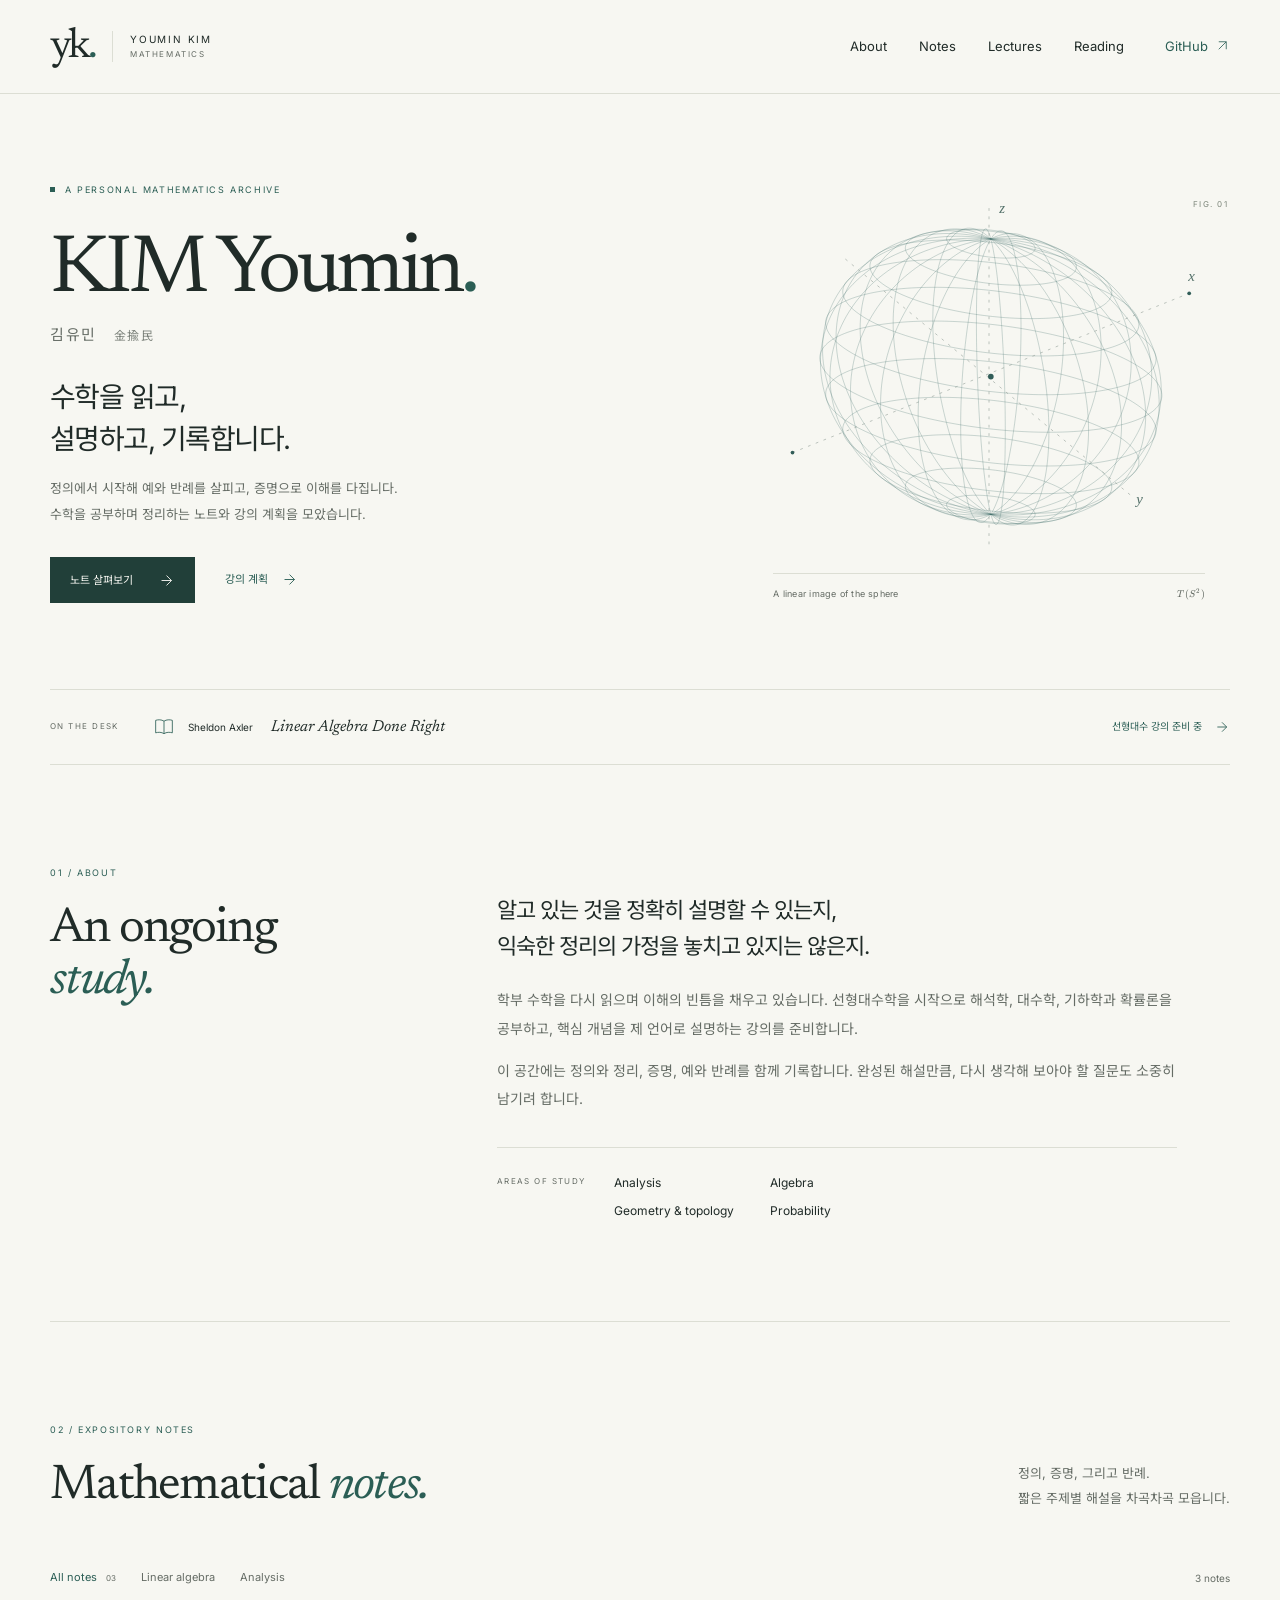
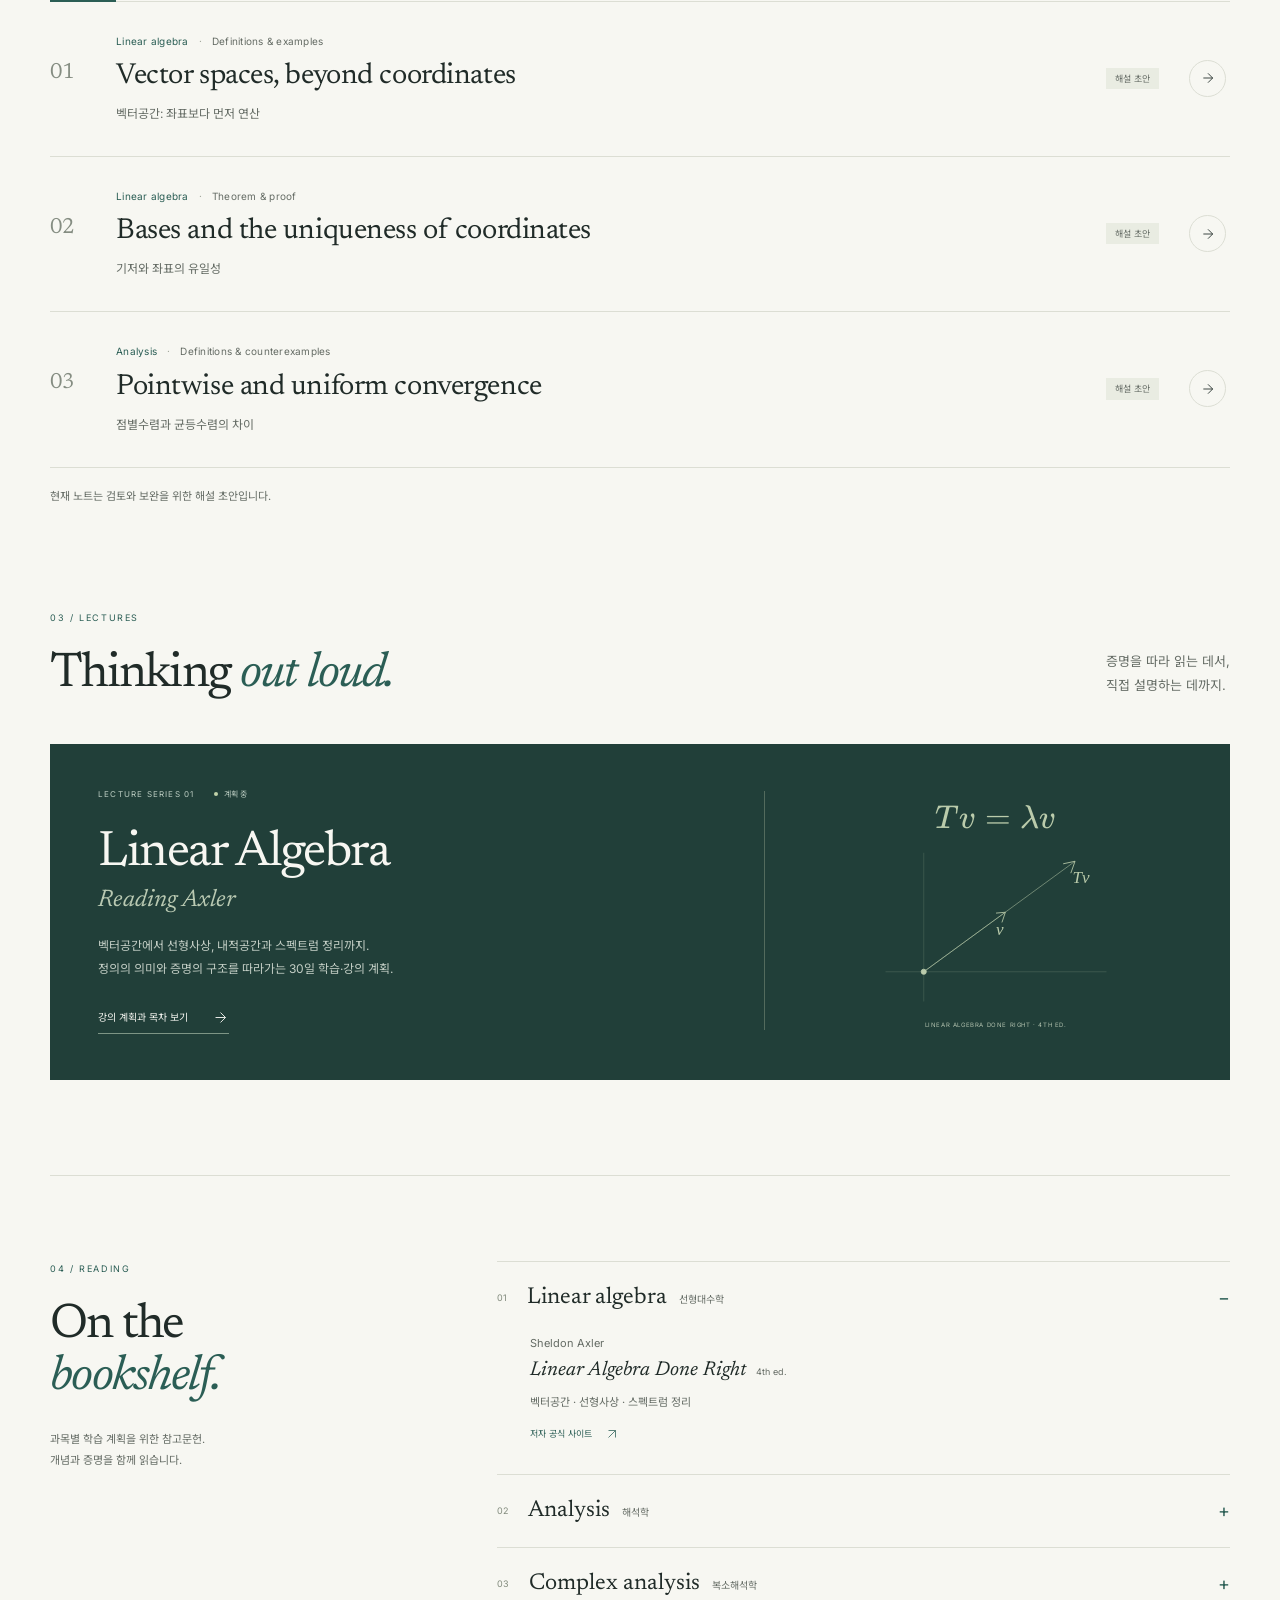
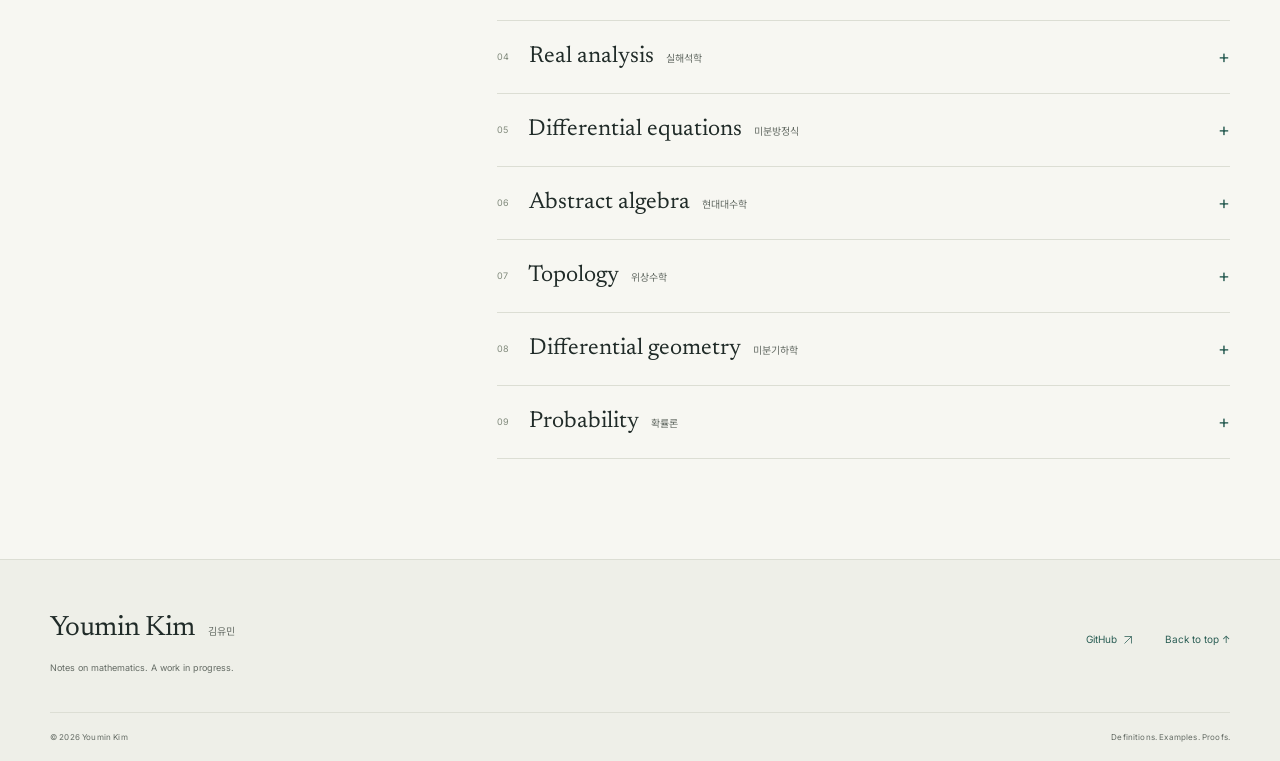
<file: index.html>
<!doctype html>
<html lang="ko">
  <head>
    <meta charset="utf-8">
    <meta name="viewport" content="width=device-width,initial-scale=1">
    <meta name="color-scheme" content="light">
    <title>Mathematics · Youmin Kim</title>
    <meta name="description" content="김유민의 수학 공부 기록. 정의와 증명, 해설 노트, 선형대수학 강의 계획과 참고문헌.">
    <meta property="og:title" content="Mathematics · Youmin Kim">
    <meta property="og:description" content="김유민의 수학 공부 기록. 정의와 증명, 해설 노트, 선형대수학 강의 계획과 참고문헌.">
    <meta property="og:type" content="website">
    <meta name="theme-color" content="#f7f7f2">
    <link rel="icon" href="assets/favicon.svg" type="image/svg+xml">
    <link rel="preload" href="assets/fonts/newsreader.woff" as="font" type="font/woff" crossorigin>
    <link rel="stylesheet" href="assets/site.css">
    <link rel="stylesheet" href="assets/katex/katex.min.css">
    <script defer src="assets/site.js"></script>
  </head>
  <body id="top">
    <a class="skip-link" href="#main">본문으로 바로 가기</a>
    <header class="site-header">
      <div class="shell header-inner">
      <a class="wordmark" href="index.html" aria-label="Youmin Kim 홈">
        <span class="monogram">yk<span>.</span></span>
        <span class="wordmark-title">YOUMIN KIM<span>MATHEMATICS</span></span>
      </a>
<button class="menu-toggle" aria-expanded="false" aria-controls="site-nav">
  <span>Menu</span>
  <span class="menu-lines" aria-hidden="true"></span>
</button>
<nav class="site-nav" id="site-nav" aria-label="주 메뉴">
  <a href="index.html#about">About</a>
  <a href="index.html#notes">Notes</a>
  <a href="index.html#lectures">Lectures</a>
  <a href="index.html#reading">Reading</a>
  <a class="nav-github" href="https://github.com/kim-youmin" target="_blank" rel="noopener noreferrer">GitHub <svg viewBox="0 0 24 24" fill="none" aria-hidden="true"><path d="M6 18 18 6M6 6h12v12"/></svg><span class="sr-only">(새 창)</span></a></nav></div></header><main id="main">
<section class="hero shell" aria-labelledby="hero-heading">
  <div class="hero-copy">
    <p class="eyebrow">
      <span class="small-square"></span> A PERSONAL MATHEMATICS ARCHIVE</p><h1 id="hero-heading">KIM Youmin<span>.</span></h1><div class="hero-name">김유민 <span>金揄民</span></div><p class="hero-statement">수학을 읽고,<br>설명하고, 기록합니다.</p><p class="hero-description">정의에서 시작해 예와 반례를 살피고, 증명으로 이해를 다집니다.<br class="wide-only"> 수학을 공부하며 정리하는 노트와 강의 계획을 모았습니다.</p><div class="hero-actions"><a class="button solid" href="#notes">노트 살펴보기 <svg viewBox="0 0 24 24" fill="none" aria-hidden="true"><path d="M5 12h14M12 5l7 7-7 7"/></svg></a><a class="text-link" href="#lectures">강의 계획 <svg viewBox="0 0 24 24" fill="none" aria-hidden="true"><path d="M5 12h14M12 5l7 7-7 7"/></svg></a></div></div><figure class="hero-figure"><div class="figure-index">FIG. 01</div><img src="assets/ellipsoid.svg" alt="구를 가역 선형변환하여 얻은 타원체의 위선과 경선" width="520" height="420"><figcaption><span>A linear image of the sphere</span><span><span class="math"><span class="katex"><span class="katex-mathml"><math xmlns="http://www.w3.org/1998/Math/MathML"><semantics><mrow><mi>T</mi><mo stretchy="false">(</mo><msup><mi>S</mi><mn>2</mn></msup><mo stretchy="false">)</mo></mrow><annotation encoding="application/x-tex">T(S^2)</annotation></semantics></math></span><span class="katex-html" aria-hidden="true"><span class="base"><span class="strut" style="height:1.0641em;vertical-align:-0.25em;"></span><span class="mord mathnormal" style="margin-right:0.13889em;">T</span><span class="mopen">(</span><span class="mord"><span class="mord mathnormal" style="margin-right:0.05764em;">S</span><span class="msupsub"><span class="vlist-t"><span class="vlist-r"><span class="vlist" style="height:0.8141em;"><span style="top:-3.063em;margin-right:0.05em;"><span class="pstrut" style="height:2.7em;"></span><span class="sizing reset-size6 size3 mtight"><span class="mord mtight">2</span></span></span></span></span></span></span></span><span class="mclose">)</span></span></span></span></span></span></figcaption></figure></section>
<div class="shell"><div class="reading-strip"><span class="strip-label">ON THE DESK</span><div><svg viewBox="0 0 24 24" fill="none" aria-hidden="true"><path d="M12 5v15M12 5C9 3 5 3 2 4v15c3-1 7-1 10 1 3-2 7-2 10-1V4c-3-1-7-1-10 1Z"/></svg><span>Sheldon Axler <i>Linear Algebra Done Right</i></span></div><a href="lectures/linear-algebra.html">선형대수 강의 준비 중 <svg viewBox="0 0 24 24" fill="none" aria-hidden="true"><path d="M5 12h14M12 5l7 7-7 7"/></svg></a></div></div>
<section class="section shell about-section" id="about" aria-labelledby="about-heading"><div class="section-side"><span class="section-index">01 / ABOUT</span><h2 id="about-heading">An ongoing <br><em>study.</em></h2></div><div class="about-content"><p class="lead">알고 있는 것을 정확히 설명할 수 있는지,<br class="wide-only"> 익숙한 정리의 가정을 놓치고 있지는 않은지.</p><p>학부 수학을 다시 읽으며 이해의 빈틈을 채우고 있습니다. 선형대수학을 시작으로 해석학, 대수학, 기하학과 확률론을 공부하고, 핵심 개념을 제 언어로 설명하는 강의를 준비합니다.</p><p>이 공간에는 정의와 정리, 증명, 예와 반례를 함께 기록합니다. 완성된 해설만큼, 다시 생각해 보아야 할 질문도 소중히 남기려 합니다.</p><div class="interests"><span class="eyebrow">AREAS OF STUDY</span><ul><li>Analysis</li><li>Algebra</li><li>Geometry & topology</li><li>Probability</li></ul></div></div></section>
<section class="section shell notes-section" id="notes" aria-labelledby="notes-heading"><div class="section-top"><div><span class="section-index">02 / EXPOSITORY NOTES</span><h2 id="notes-heading">Mathematical <em>notes.</em></h2></div><p>정의, 증명, 그리고 반례.<br>짧은 주제별 해설을 차곡차곡 모읍니다.</p></div><div class="notes-toolbar"><div class="filters" role="group" aria-label="노트 분야 선택"><button class="active" data-filter="all" aria-pressed="true">All notes <span>03</span></button><button data-filter="algebra" aria-pressed="false">Linear algebra</button><button data-filter="analysis" aria-pressed="false">Analysis</button></div><span class="notes-count" role="status" aria-live="polite">3 notes</span></div><div class="notes-list"><article class="note-row" data-category="algebra"><span class="row-num">01</span><div class="note-main"><div class="meta"><span>Linear algebra</span><span class="meta-dot">·</span><span>Definitions & examples</span></div><h3><a href="notes/vector-spaces.html">Vector spaces, beyond coordinates</a></h3><p>벡터공간: 좌표보다 먼저 연산</p></div><div class="note-end"><span class="draft">해설 초안</span><a class="round-link" href="notes/vector-spaces.html" aria-label="벡터공간: 좌표보다 먼저 연산 읽기"><svg viewBox="0 0 24 24" fill="none" aria-hidden="true"><path d="M5 12h14M12 5l7 7-7 7"/></svg></a></div></article><article class="note-row" data-category="algebra"><span class="row-num">02</span><div class="note-main"><div class="meta"><span>Linear algebra</span><span class="meta-dot">·</span><span>Theorem & proof</span></div><h3><a href="notes/bases-and-coordinates.html">Bases and the uniqueness of coordinates</a></h3><p>기저와 좌표의 유일성</p></div><div class="note-end"><span class="draft">해설 초안</span><a class="round-link" href="notes/bases-and-coordinates.html" aria-label="기저와 좌표의 유일성 읽기"><svg viewBox="0 0 24 24" fill="none" aria-hidden="true"><path d="M5 12h14M12 5l7 7-7 7"/></svg></a></div></article><article class="note-row" data-category="analysis"><span class="row-num">03</span><div class="note-main"><div class="meta"><span>Analysis</span><span class="meta-dot">·</span><span>Definitions & counterexamples</span></div><h3><a href="notes/uniform-convergence.html">Pointwise and uniform convergence</a></h3><p>점별수렴과 균등수렴의 차이</p></div><div class="note-end"><span class="draft">해설 초안</span><a class="round-link" href="notes/uniform-convergence.html" aria-label="점별수렴과 균등수렴의 차이 읽기"><svg viewBox="0 0 24 24" fill="none" aria-hidden="true"><path d="M5 12h14M12 5l7 7-7 7"/></svg></a></div></article></div><p class="draft-caption">현재 노트는 검토와 보완을 위한 해설 초안입니다.</p></section>
<section class="section shell lecture-section" id="lectures" aria-labelledby="lectures-heading"><div class="section-top"><div><span class="section-index">03 / LECTURES</span><h2 id="lectures-heading">Thinking <em>out loud.</em></h2></div><p>증명을 따라 읽는 데서,<br>직접 설명하는 데까지.</p></div><a class="lecture-feature" href="lectures/linear-algebra.html"><div class="lecture-copy"><div class="lecture-meta"><span>LECTURE SERIES 01</span><span class="preparation"><span></span> 계획 중</span></div><h3>Linear Algebra</h3><p class="lecture-subtitle">Reading Axler</p><p class="lecture-desc">벡터공간에서 선형사상, 내적공간과 스펙트럼 정리까지.<br class="wide-only"> 정의의 의미와 증명의 구조를 따라가는 30일 학습·강의 계획.</p><span class="lecture-link">강의 계획과 목차 보기 <svg viewBox="0 0 24 24" fill="none" aria-hidden="true"><path d="M5 12h14M12 5l7 7-7 7"/></svg></span></div><div class="lecture-art" aria-hidden="true"><span class="lecture-formula"><div class="math"><span class="katex-display"><span class="katex"><span class="katex-mathml"><math xmlns="http://www.w3.org/1998/Math/MathML" display="block"><semantics><mrow><mi>T</mi><mi>v</mi><mo>=</mo><mi>λ</mi><mi>v</mi></mrow><annotation encoding="application/x-tex">Tv=\lambda v</annotation></semantics></math></span><span class="katex-html" aria-hidden="true"><span class="base"><span class="strut" style="height:0.6833em;"></span><span class="mord mathnormal" style="margin-right:0.13889em;">T</span><span class="mord mathnormal" style="margin-right:0.03588em;">v</span><span class="mspace" style="margin-right:0.2778em;"></span><span class="mrel">=</span><span class="mspace" style="margin-right:0.2778em;"></span></span><span class="base"><span class="strut" style="height:0.6944em;"></span><span class="mord mathnormal">λ</span><span class="mord mathnormal" style="margin-right:0.03588em;">v</span></span></span></span></span></div></span><svg viewBox="0 0 300 200" fill="none"><path d="M20 155h260M65 190V15" stroke="currentColor" opacity=".2"/><path d="m65 155 96-70m-96 70 178-130" stroke="currentColor" opacity=".6"/><path d="m150 86 11-1-4 12m72-69 14-3-5 14" stroke="currentColor"/><circle cx="65" cy="155" r="3" fill="currentColor"/><text x="150" y="112" fill="currentColor" stroke="none" font-family="Georgia" font-style="italic" font-size="20">v</text><text x="240" y="50" fill="currentColor" stroke="none" font-family="Georgia" font-style="italic" font-size="20">Tv</text></svg><span>LINEAR ALGEBRA DONE RIGHT · 4TH ED.</span></div></a></section>
<section class="section shell reading-section" id="reading" aria-labelledby="reading-heading"><div class="section-side"><span class="section-index">04 / READING</span><h2 id="reading-heading">On the <br><em>bookshelf.</em></h2><p>과목별 학습 계획을 위한 참고문헌.<br>개념과 증명을 함께 읽습니다.</p></div><div class="reading-list"><details class="book-entry" open><summary><span class="book-number">01</span><span class="book-subject">Linear algebra<small>선형대수학</small></span><span class="book-toggle" aria-hidden="true">+</span></summary><div class="book-detail"><p class="book-author">Sheldon Axler</p><p><cite>Linear Algebra Done Right</cite> <span class="edition">4th ed.</span></p><p class="book-focus">벡터공간 · 선형사상 · 스펙트럼 정리</p><a class="text-link small" href="https://linear.axler.net/" target="_blank" rel="noopener noreferrer">저자 공식 사이트 <svg viewBox="0 0 24 24" fill="none" aria-hidden="true"><path d="M6 18 18 6M6 6h12v12"/></svg><span class="sr-only">(새 창)</span></a></div></details><details class="book-entry" ><summary><span class="book-number">02</span><span class="book-subject">Analysis<small>해석학</small></span><span class="book-toggle" aria-hidden="true">+</span></summary><div class="book-detail"><p class="book-author">Teiji Takagi</p><p><cite>解析概論</cite> <span class="edition">정본</span></p><p class="book-focus">실수 · 연속성 · 미분과 적분</p></div></details><details class="book-entry" ><summary><span class="book-number">03</span><span class="book-subject">Complex analysis<small>복소해석학</small></span><span class="book-toggle" aria-hidden="true">+</span></summary><div class="book-detail"><p class="book-author">Lars V. Ahlfors</p><p><cite>Complex Analysis</cite></p><p class="book-focus">정칙함수 · 코시 이론 · 유수</p></div></details><details class="book-entry" ><summary><span class="book-number">04</span><span class="book-subject">Real analysis<small>실해석학</small></span><span class="book-toggle" aria-hidden="true">+</span></summary><div class="book-detail"><p class="book-author">Richard L. Wheeden & Antoni Zygmund</p><p><cite>Measure and Integral</cite> <span class="edition">2nd ed.</span></p><p class="book-focus">측도 · 르베그 적분 · 수렴 정리</p></div></details><details class="book-entry" ><summary><span class="book-number">05</span><span class="book-subject">Differential equations<small>미분방정식</small></span><span class="book-toggle" aria-hidden="true">+</span></summary><div class="book-detail"><p class="book-author">Gerald Teschl</p><p><cite>Ordinary Differential Equations and Dynamical Systems</cite></p><p class="book-focus">존재와 유일성 · 선형계 · 안정성</p></div></details><details class="book-entry" ><summary><span class="book-number">06</span><span class="book-subject">Abstract algebra<small>현대대수학</small></span><span class="book-toggle" aria-hidden="true">+</span></summary><div class="book-detail"><p class="book-author">John B. Fraleigh</p><p><cite>A First Course in Abstract Algebra</cite></p><p class="book-focus">군 · 환 · 체</p></div></details><details class="book-entry" ><summary><span class="book-number">07</span><span class="book-subject">Topology<small>위상수학</small></span><span class="book-toggle" aria-hidden="true">+</span></summary><div class="book-detail"><p class="book-author">James R. Munkres</p><p><cite>Topology</cite></p><p class="book-focus">연속성 · 연결성 · 콤팩트성</p></div></details><details class="book-entry" ><summary><span class="book-number">08</span><span class="book-subject">Differential geometry<small>미분기하학</small></span><span class="book-toggle" aria-hidden="true">+</span></summary><div class="book-detail"><p class="book-author">Barrett O’Neill</p><p><cite>Elementary Differential Geometry</cite></p><p class="book-focus">곡선 · 곡면 · 곡률</p></div></details><details class="book-entry" ><summary><span class="book-number">09</span><span class="book-subject">Probability<small>확률론</small></span><span class="book-toggle" aria-hidden="true">+</span></summary><div class="book-detail"><p class="book-author">Sheldon Ross</p><p><cite>A First Course in Probability</cite> <span class="edition">10th ed.</span></p><p class="book-focus">조건부확률 · 확률변수 · 극한 정리</p></div></details></div></section></main><footer class="site-footer"><div class="shell footer-main"><div><a class="footer-name" href="index.html">Youmin Kim<span>김유민</span></a><p>Notes on mathematics. A work in progress.</p></div><div class="footer-links"><a href="https://github.com/kim-youmin" target="_blank" rel="noopener noreferrer">GitHub <svg viewBox="0 0 24 24" fill="none" aria-hidden="true"><path d="M6 18 18 6M6 6h12v12"/></svg><span class="sr-only">(새 창)</span></a><a href="#top">Back to top ↑</a></div></div><div class="shell footer-bottom"><span>© 2026 Youmin Kim</span><span>Definitions. Examples. Proofs.</span></div></footer></body></html>
</file>
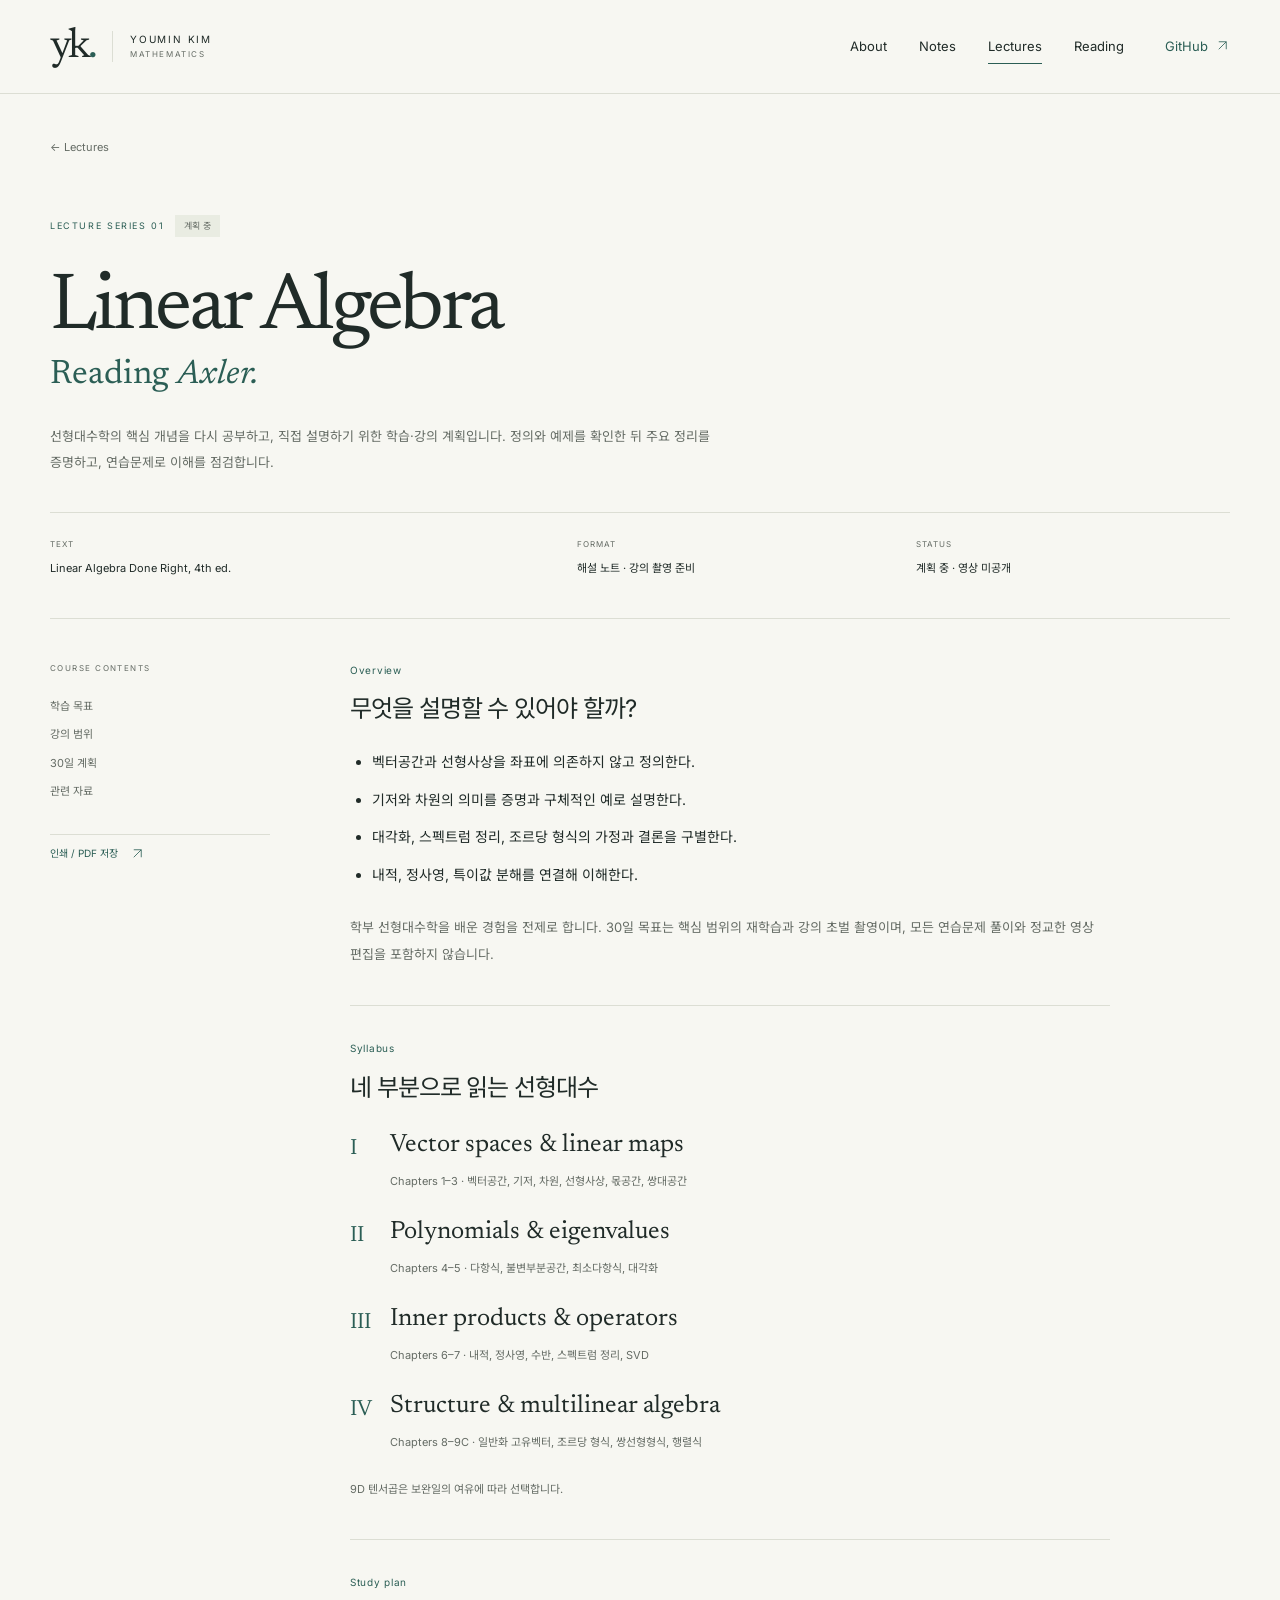
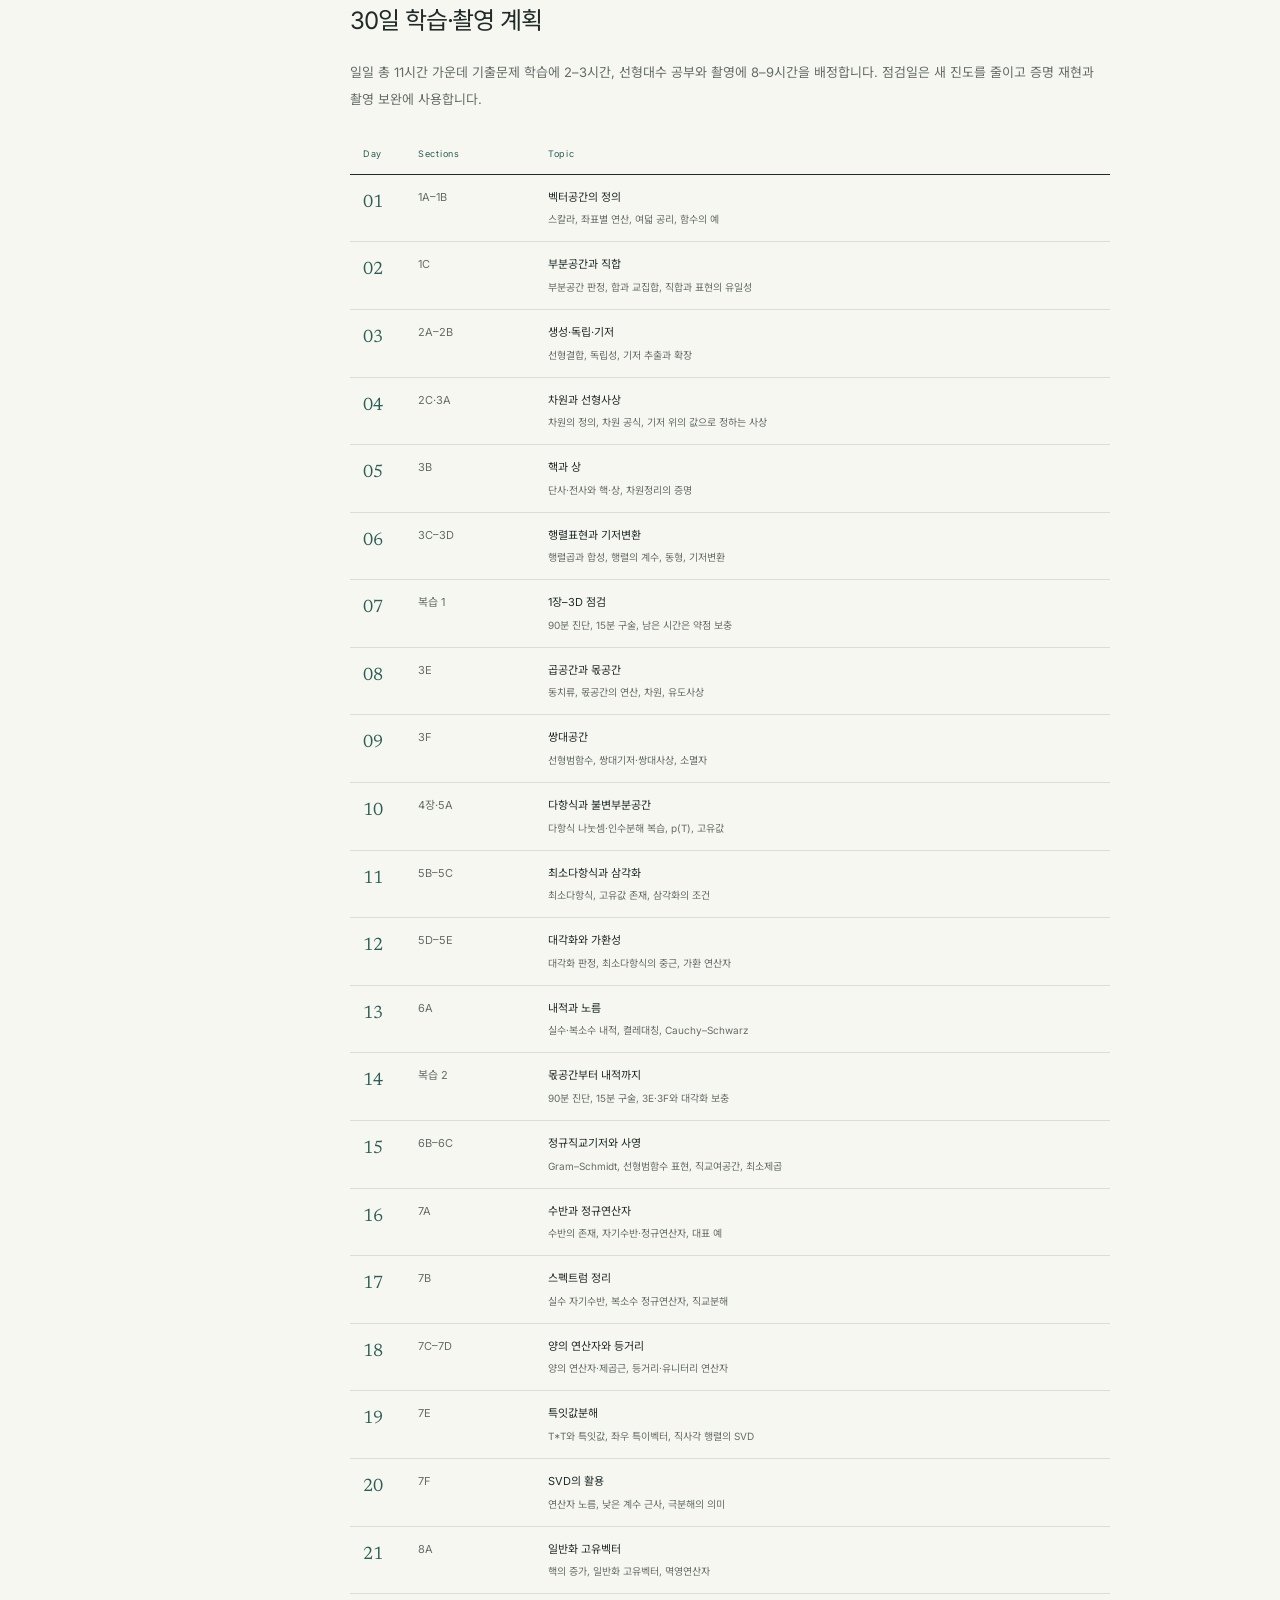
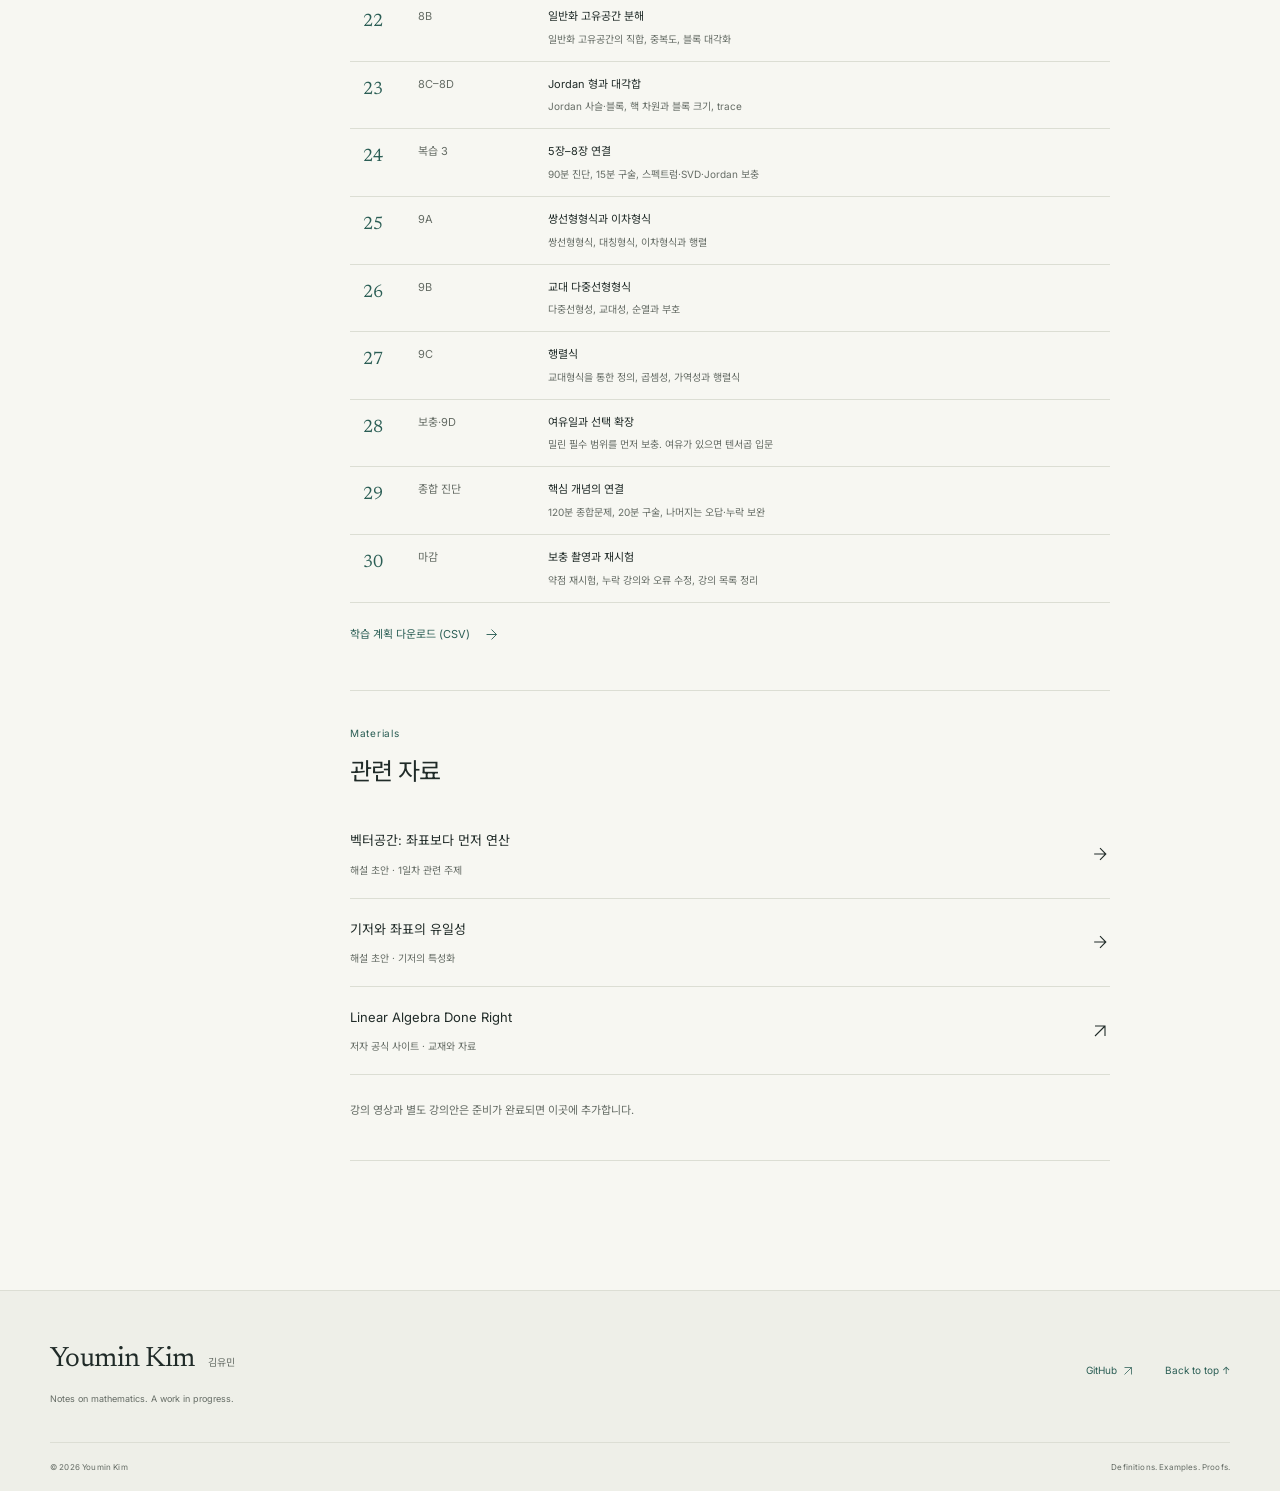
<file: lectures/linear-algebra.html>
<!doctype html><html lang="ko"><head><meta charset="utf-8"><meta name="viewport" content="width=device-width,initial-scale=1"><meta name="color-scheme" content="light"><title>Linear Algebra — Reading Axler · Youmin Kim</title><meta name="description" content="Axler 4판을 바탕으로 한 30일 선형대수 학습·강의 준비 계획."><meta property="og:title" content="Linear Algebra — Reading Axler · Youmin Kim"><meta property="og:description" content="Axler 4판을 바탕으로 한 30일 선형대수 학습·강의 준비 계획."><meta property="og:type" content="website"><meta name="theme-color" content="#f7f7f2"><link rel="icon" href="../assets/favicon.svg" type="image/svg+xml"><link rel="preload" href="../assets/fonts/newsreader.woff" as="font" type="font/woff" crossorigin><link rel="stylesheet" href="../assets/site.css"><link rel="stylesheet" href="../assets/katex/katex.min.css"><script defer src="../assets/site.js"></script></head><body id="top"><a class="skip-link" href="#main">본문으로 바로 가기</a>
<header class="site-header"><div class="shell header-inner">
<a class="wordmark" href="../index.html" aria-label="Youmin Kim 홈"><span class="monogram">yk<span>.</span></span><span class="wordmark-title">YOUMIN KIM<span>MATHEMATICS</span></span></a>
<button class="menu-toggle" aria-expanded="false" aria-controls="site-nav"><span>Menu</span><span class="menu-lines" aria-hidden="true"></span></button>
<nav class="site-nav" id="site-nav" aria-label="주 메뉴"><a href="../index.html#about">About</a><a href="../index.html#notes">Notes</a><a href="../index.html#lectures" aria-current="page">Lectures</a><a href="../index.html#reading">Reading</a><a class="nav-github" href="https://github.com/kim-youmin" target="_blank" rel="noopener noreferrer">GitHub <svg viewBox="0 0 24 24" fill="none" aria-hidden="true"><path d="M6 18 18 6M6 6h12v12"/></svg><span class="sr-only">(새 창)</span></a></nav></div></header><main id="main" class="shell course-shell"><a class="back-link" href="../index.html#lectures">← Lectures</a><header class="course-header"><div class="eyebrow">LECTURE SERIES 01 <span class="draft">계획 중</span></div><h1>Linear Algebra</h1><p class="course-deck">Reading <em>Axler.</em></p><p class="course-intro">선형대수학의 핵심 개념을 다시 공부하고, 직접 설명하기 위한 학습·강의 계획입니다. 정의와 예제를 확인한 뒤 주요 정리를 증명하고, 연습문제로 이해를 점검합니다.</p><div class="course-facts"><div><span>TEXT</span><strong>Linear Algebra Done Right, 4th ed.</strong></div><div><span>FORMAT</span><strong>해설 노트 · 강의 촬영 준비</strong></div><div><span>STATUS</span><strong>계획 중 · 영상 미공개</strong></div></div></header><div class="course-layout"><aside class="article-toc"><span class="eyebrow">COURSE CONTENTS</span><nav aria-label="강의 계획 목차"><a href="#overview">학습 목표</a><a href="#syllabus">강의 범위</a><a href="#schedule">30일 계획</a><a href="#materials">관련 자료</a></nav><button class="print-button" data-print>인쇄 / PDF 저장 <svg viewBox="0 0 24 24" fill="none" aria-hidden="true"><path d="M6 18 18 6M6 6h12v12"/></svg></button></aside><div class="course-body"><section class="article-section" id="overview"><span class="article-label">Overview</span><h2>무엇을 설명할 수 있어야 할까?</h2><ul class="plain-list"><li>벡터공간과 선형사상을 좌표에 의존하지 않고 정의한다.</li><li>기저와 차원의 의미를 증명과 구체적인 예로 설명한다.</li><li>대각화, 스펙트럼 정리, 조르당 형식의 가정과 결론을 구별한다.</li><li>내적, 정사영, 특이값 분해를 연결해 이해한다.</li></ul><p>학부 선형대수학을 배운 경험을 전제로 합니다. 30일 목표는 핵심 범위의 재학습과 강의 초벌 촬영이며, 모든 연습문제 풀이와 정교한 영상 편집을 포함하지 않습니다.</p></section><section class="article-section" id="syllabus"><span class="article-label">Syllabus</span><h2>네 부분으로 읽는 선형대수</h2><div class="syllabus-list"><div><span>I</span><h3>Vector spaces & linear maps</h3><p>Chapters 1–3 · 벡터공간, 기저, 차원, 선형사상, 몫공간, 쌍대공간</p></div><div><span>II</span><h3>Polynomials & eigenvalues</h3><p>Chapters 4–5 · 다항식, 불변부분공간, 최소다항식, 대각화</p></div><div><span>III</span><h3>Inner products & operators</h3><p>Chapters 6–7 · 내적, 정사영, 수반, 스펙트럼 정리, SVD</p></div><div><span>IV</span><h3>Structure & multilinear algebra</h3><p>Chapters 8–9C · 일반화 고유벡터, 조르당 형식, 쌍선형형식, 행렬식</p></div></div><p class="muted">9D 텐서곱은 보완일의 여유에 따라 선택합니다.</p></section><section class="article-section" id="schedule"><span class="article-label">Study plan</span><h2>30일 학습·촬영 계획</h2><p>일일 총 11시간 가운데 기출문제 학습에 2–3시간, 선형대수 공부와 촬영에 8–9시간을 배정합니다. 점검일은 새 진도를 줄이고 증명 재현과 촬영 보완에 사용합니다.</p><div class="table-scroll"><table><caption class="sr-only">일차별 Axler 4판 공부 범위와 주제</caption><thead><tr><th scope="col">Day</th><th scope="col">Sections</th><th scope="col">Topic</th></tr></thead><tbody><tr><td>01</td><td>1A–1B</td><td>벡터공간의 정의<span>스칼라, 좌표별 연산, 여덟 공리, 함수의 예</span></td></tr><tr><td>02</td><td>1C</td><td>부분공간과 직합<span>부분공간 판정, 합과 교집합, 직합과 표현의 유일성</span></td></tr><tr><td>03</td><td>2A–2B</td><td>생성·독립·기저<span>선형결합, 독립성, 기저 추출과 확장</span></td></tr><tr><td>04</td><td>2C·3A</td><td>차원과 선형사상<span>차원의 정의, 차원 공식, 기저 위의 값으로 정하는 사상</span></td></tr><tr><td>05</td><td>3B</td><td>핵과 상<span>단사·전사와 핵·상, 차원정리의 증명</span></td></tr><tr><td>06</td><td>3C–3D</td><td>행렬표현과 기저변환<span>행렬곱과 합성, 행렬의 계수, 동형, 기저변환</span></td></tr><tr><td>07</td><td>복습 1</td><td>1장–3D 점검<span>90분 진단, 15분 구술, 남은 시간은 약점 보충</span></td></tr><tr><td>08</td><td>3E</td><td>곱공간과 몫공간<span>동치류, 몫공간의 연산, 차원, 유도사상</span></td></tr><tr><td>09</td><td>3F</td><td>쌍대공간<span>선형범함수, 쌍대기저·쌍대사상, 소멸자</span></td></tr><tr><td>10</td><td>4장·5A</td><td>다항식과 불변부분공간<span>다항식 나눗셈·인수분해 복습, p(T), 고유값</span></td></tr><tr><td>11</td><td>5B–5C</td><td>최소다항식과 삼각화<span>최소다항식, 고유값 존재, 삼각화의 조건</span></td></tr><tr><td>12</td><td>5D–5E</td><td>대각화와 가환성<span>대각화 판정, 최소다항식의 중근, 가환 연산자</span></td></tr><tr><td>13</td><td>6A</td><td>내적과 노름<span>실수·복소수 내적, 켤레대칭, Cauchy–Schwarz</span></td></tr><tr><td>14</td><td>복습 2</td><td>몫공간부터 내적까지<span>90분 진단, 15분 구술, 3E·3F와 대각화 보충</span></td></tr><tr><td>15</td><td>6B–6C</td><td>정규직교기저와 사영<span>Gram–Schmidt, 선형범함수 표현, 직교여공간, 최소제곱</span></td></tr><tr><td>16</td><td>7A</td><td>수반과 정규연산자<span>수반의 존재, 자기수반·정규연산자, 대표 예</span></td></tr><tr><td>17</td><td>7B</td><td>스펙트럼 정리<span>실수 자기수반, 복소수 정규연산자, 직교분해</span></td></tr><tr><td>18</td><td>7C–7D</td><td>양의 연산자와 등거리<span>양의 연산자·제곱근, 등거리·유니터리 연산자</span></td></tr><tr><td>19</td><td>7E</td><td>특잇값분해<span>T*T와 특잇값, 좌우 특이벡터, 직사각 행렬의 SVD</span></td></tr><tr><td>20</td><td>7F</td><td>SVD의 활용<span>연산자 노름, 낮은 계수 근사, 극분해의 의미</span></td></tr><tr><td>21</td><td>8A</td><td>일반화 고유벡터<span>핵의 증가, 일반화 고유벡터, 멱영연산자</span></td></tr><tr><td>22</td><td>8B</td><td>일반화 고유공간 분해<span>일반화 고유공간의 직합, 중복도, 블록 대각화</span></td></tr><tr><td>23</td><td>8C–8D</td><td>Jordan 형과 대각합<span>Jordan 사슬·블록, 핵 차원과 블록 크기, trace</span></td></tr><tr><td>24</td><td>복습 3</td><td>5장–8장 연결<span>90분 진단, 15분 구술, 스펙트럼·SVD·Jordan 보충</span></td></tr><tr><td>25</td><td>9A</td><td>쌍선형형식과 이차형식<span>쌍선형형식, 대칭형식, 이차형식과 행렬</span></td></tr><tr><td>26</td><td>9B</td><td>교대 다중선형형식<span>다중선형성, 교대성, 순열과 부호</span></td></tr><tr><td>27</td><td>9C</td><td>행렬식<span>교대형식을 통한 정의, 곱셈성, 가역성과 행렬식</span></td></tr><tr><td>28</td><td>보충·9D</td><td>여유일과 선택 확장<span>밀린 필수 범위를 먼저 보충. 여유가 있으면 텐서곱 입문</span></td></tr><tr><td>29</td><td>종합 진단</td><td>핵심 개념의 연결<span>120분 종합문제, 20분 구술, 나머지는 오답·누락 보완</span></td></tr><tr><td>30</td><td>마감</td><td>보충 촬영과 재시험<span>약점 재시험, 누락 강의와 오류 수정, 강의 목록 정리</span></td></tr></tbody></table></div><a class="text-link" href="../assets/linear-algebra-plan.csv" download>학습 계획 다운로드 (CSV) <svg viewBox="0 0 24 24" fill="none" aria-hidden="true"><path d="M5 12h14M12 5l7 7-7 7"/></svg></a></section><section class="article-section" id="materials"><span class="article-label">Materials</span><h2>관련 자료</h2><ul class="resource-list"><li><a href="../notes/vector-spaces.html"><span>벡터공간: 좌표보다 먼저 연산<small>해설 초안 · 1일차 관련 주제</small></span><svg viewBox="0 0 24 24" fill="none" aria-hidden="true"><path d="M5 12h14M12 5l7 7-7 7"/></svg></a></li><li><a href="../notes/bases-and-coordinates.html"><span>기저와 좌표의 유일성<small>해설 초안 · 기저의 특성화</small></span><svg viewBox="0 0 24 24" fill="none" aria-hidden="true"><path d="M5 12h14M12 5l7 7-7 7"/></svg></a></li><li><a href="https://linear.axler.net/" target="_blank" rel="noopener noreferrer"><span>Linear Algebra Done Right<small>저자 공식 사이트 · 교재와 자료</small></span><svg viewBox="0 0 24 24" fill="none" aria-hidden="true"><path d="M6 18 18 6M6 6h12v12"/></svg><span class="sr-only">(새 창)</span></a></li></ul><p class="muted">강의 영상과 별도 강의안은 준비가 완료되면 이곳에 추가합니다.</p></section></div></div></main><footer class="site-footer"><div class="shell footer-main"><div><a class="footer-name" href="../index.html">Youmin Kim<span>김유민</span></a><p>Notes on mathematics. A work in progress.</p></div><div class="footer-links"><a href="https://github.com/kim-youmin" target="_blank" rel="noopener noreferrer">GitHub <svg viewBox="0 0 24 24" fill="none" aria-hidden="true"><path d="M6 18 18 6M6 6h12v12"/></svg><span class="sr-only">(새 창)</span></a><a href="#top">Back to top ↑</a></div></div><div class="shell footer-bottom"><span>© 2026 Youmin Kim</span><span>Definitions. Examples. Proofs.</span></div></footer></body></html>
</file>
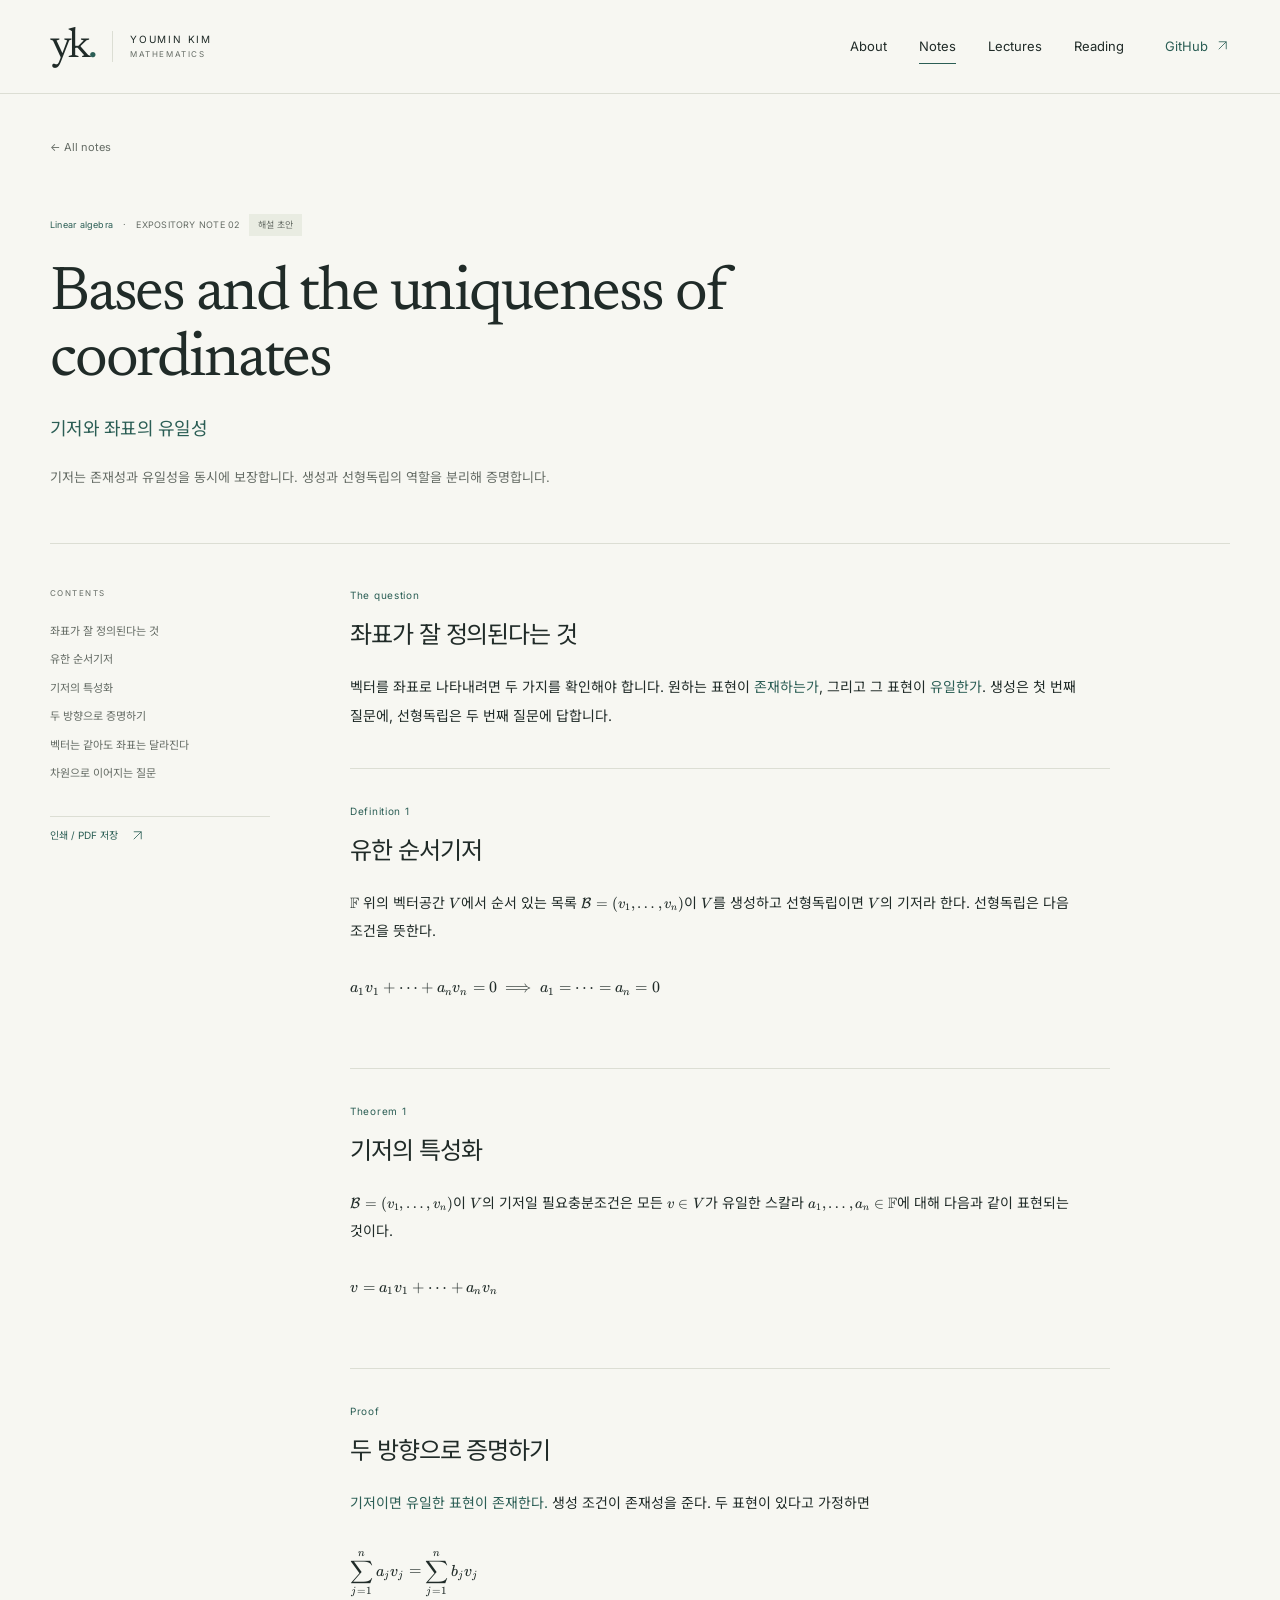
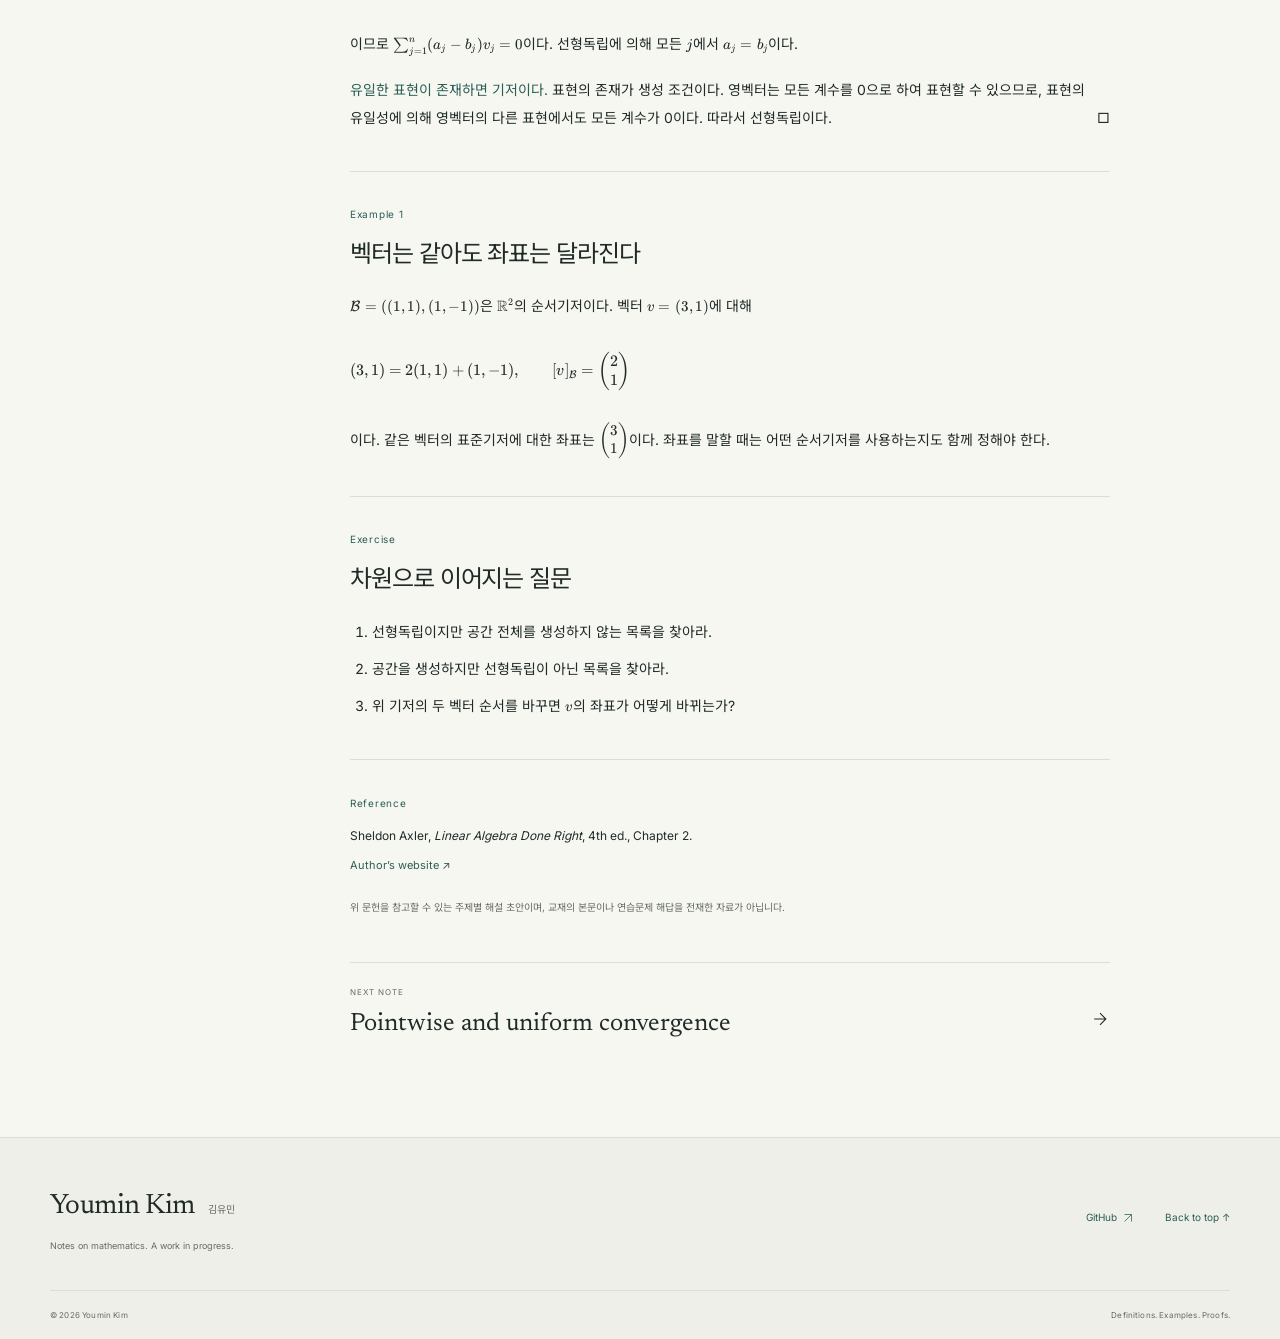
<file: notes/bases-and-coordinates.html>
<!doctype html><html lang="ko"><head><meta charset="utf-8"><meta name="viewport" content="width=device-width,initial-scale=1"><meta name="color-scheme" content="light"><title>기저와 좌표의 유일성 · Youmin Kim</title><meta name="description" content="기저는 존재성과 유일성을 동시에 보장합니다. 생성과 선형독립의 역할을 분리해 증명합니다."><meta property="og:title" content="기저와 좌표의 유일성 · Youmin Kim"><meta property="og:description" content="기저는 존재성과 유일성을 동시에 보장합니다. 생성과 선형독립의 역할을 분리해 증명합니다."><meta property="og:type" content="website"><meta name="theme-color" content="#f7f7f2"><link rel="icon" href="../assets/favicon.svg" type="image/svg+xml"><link rel="preload" href="../assets/fonts/newsreader.woff" as="font" type="font/woff" crossorigin><link rel="stylesheet" href="../assets/site.css"><link rel="stylesheet" href="../assets/katex/katex.min.css"><script defer src="../assets/site.js"></script></head><body id="top"><a class="skip-link" href="#main">본문으로 바로 가기</a>
<header class="site-header"><div class="shell header-inner">
<a class="wordmark" href="../index.html" aria-label="Youmin Kim 홈"><span class="monogram">yk<span>.</span></span><span class="wordmark-title">YOUMIN KIM<span>MATHEMATICS</span></span></a>
<button class="menu-toggle" aria-expanded="false" aria-controls="site-nav"><span>Menu</span><span class="menu-lines" aria-hidden="true"></span></button>
<nav class="site-nav" id="site-nav" aria-label="주 메뉴"><a href="../index.html#about">About</a><a href="../index.html#notes" aria-current="page">Notes</a><a href="../index.html#lectures">Lectures</a><a href="../index.html#reading">Reading</a><a class="nav-github" href="https://github.com/kim-youmin" target="_blank" rel="noopener noreferrer">GitHub <svg viewBox="0 0 24 24" fill="none" aria-hidden="true"><path d="M6 18 18 6M6 6h12v12"/></svg><span class="sr-only">(새 창)</span></a></nav></div></header><main id="main" class="shell article-shell"><a class="back-link" href="../index.html#notes">← All notes</a><header class="article-header"><div class="meta"><span>Linear algebra</span><span>·</span><span>EXPOSITORY NOTE 02</span><span class="draft">해설 초안</span></div><h1>Bases and the uniqueness of coordinates</h1><p class="article-ko">기저와 좌표의 유일성</p><p class="article-abstract">기저는 존재성과 유일성을 동시에 보장합니다. 생성과 선형독립의 역할을 분리해 증명합니다.</p></header><div class="article-layout"><aside class="article-toc"><span class="eyebrow">CONTENTS</span><nav aria-label="이 노트의 목차"><a href="#question">좌표가 잘 정의된다는 것</a><a href="#definition">유한 순서기저</a><a href="#theorem">기저의 특성화</a><a href="#proof">두 방향으로 증명하기</a><a href="#example">벡터는 같아도 좌표는 달라진다</a><a href="#exercise">차원으로 이어지는 질문</a></nav><button class="print-button" data-print>인쇄 / PDF 저장 <svg viewBox="0 0 24 24" fill="none" aria-hidden="true"><path d="M6 18 18 6M6 6h12v12"/></svg></button></aside><article class="article-body"><section class="article-section" id="question"><span class="article-label">The question</span><h2>좌표가 잘 정의된다는 것</h2><p>벡터를 좌표로 나타내려면 두 가지를 확인해야 합니다. 원하는 표현이 <em>존재하는가</em>, 그리고 그 표현이 <em>유일한가</em>. 생성은 첫 번째 질문에, 선형독립은 두 번째 질문에 답합니다.</p></section><section class="article-section" id="definition"><span class="article-label">Definition 1</span><h2>유한 순서기저</h2><p><span class="math"><span class="katex"><span class="katex-mathml"><math xmlns="http://www.w3.org/1998/Math/MathML"><semantics><mrow><mi mathvariant="double-struck">F</mi></mrow><annotation encoding="application/x-tex">\mathbb F</annotation></semantics></math></span><span class="katex-html" aria-hidden="true"><span class="base"><span class="strut" style="height:0.6889em;"></span><span class="mord mathbb">F</span></span></span></span></span> 위의 벡터공간 <span class="math"><span class="katex"><span class="katex-mathml"><math xmlns="http://www.w3.org/1998/Math/MathML"><semantics><mrow><mi>V</mi></mrow><annotation encoding="application/x-tex">V</annotation></semantics></math></span><span class="katex-html" aria-hidden="true"><span class="base"><span class="strut" style="height:0.6833em;"></span><span class="mord mathnormal" style="margin-right:0.22222em;">V</span></span></span></span></span>에서 순서 있는 목록 <span class="math"><span class="katex"><span class="katex-mathml"><math xmlns="http://www.w3.org/1998/Math/MathML"><semantics><mrow><mi mathvariant="script">B</mi><mo>=</mo><mo stretchy="false">(</mo><msub><mi>v</mi><mn>1</mn></msub><mo separator="true">,</mo><mo>…</mo><mo separator="true">,</mo><msub><mi>v</mi><mi>n</mi></msub><mo stretchy="false">)</mo></mrow><annotation encoding="application/x-tex">\mathcal B=(v_1,\ldots,v_n)</annotation></semantics></math></span><span class="katex-html" aria-hidden="true"><span class="base"><span class="strut" style="height:0.6833em;"></span><span class="mord mathcal" style="margin-right:0.03041em;">B</span><span class="mspace" style="margin-right:0.2778em;"></span><span class="mrel">=</span><span class="mspace" style="margin-right:0.2778em;"></span></span><span class="base"><span class="strut" style="height:1em;vertical-align:-0.25em;"></span><span class="mopen">(</span><span class="mord"><span class="mord mathnormal" style="margin-right:0.03588em;">v</span><span class="msupsub"><span class="vlist-t vlist-t2"><span class="vlist-r"><span class="vlist" style="height:0.3011em;"><span style="top:-2.55em;margin-left:-0.0359em;margin-right:0.05em;"><span class="pstrut" style="height:2.7em;"></span><span class="sizing reset-size6 size3 mtight"><span class="mord mtight">1</span></span></span></span><span class="vlist-s">​</span></span><span class="vlist-r"><span class="vlist" style="height:0.15em;"><span></span></span></span></span></span></span><span class="mpunct">,</span><span class="mspace" style="margin-right:0.1667em;"></span><span class="minner">…</span><span class="mspace" style="margin-right:0.1667em;"></span><span class="mpunct">,</span><span class="mspace" style="margin-right:0.1667em;"></span><span class="mord"><span class="mord mathnormal" style="margin-right:0.03588em;">v</span><span class="msupsub"><span class="vlist-t vlist-t2"><span class="vlist-r"><span class="vlist" style="height:0.1514em;"><span style="top:-2.55em;margin-left:-0.0359em;margin-right:0.05em;"><span class="pstrut" style="height:2.7em;"></span><span class="sizing reset-size6 size3 mtight"><span class="mord mathnormal mtight">n</span></span></span></span><span class="vlist-s">​</span></span><span class="vlist-r"><span class="vlist" style="height:0.15em;"><span></span></span></span></span></span></span><span class="mclose">)</span></span></span></span></span>이 <span class="math"><span class="katex"><span class="katex-mathml"><math xmlns="http://www.w3.org/1998/Math/MathML"><semantics><mrow><mi>V</mi></mrow><annotation encoding="application/x-tex">V</annotation></semantics></math></span><span class="katex-html" aria-hidden="true"><span class="base"><span class="strut" style="height:0.6833em;"></span><span class="mord mathnormal" style="margin-right:0.22222em;">V</span></span></span></span></span>를 생성하고 선형독립이면 <span class="math"><span class="katex"><span class="katex-mathml"><math xmlns="http://www.w3.org/1998/Math/MathML"><semantics><mrow><mi>V</mi></mrow><annotation encoding="application/x-tex">V</annotation></semantics></math></span><span class="katex-html" aria-hidden="true"><span class="base"><span class="strut" style="height:0.6833em;"></span><span class="mord mathnormal" style="margin-right:0.22222em;">V</span></span></span></span></span>의 기저라 한다. 선형독립은 다음 조건을 뜻한다.</p><div class="math"><span class="katex-display"><span class="katex"><span class="katex-mathml"><math xmlns="http://www.w3.org/1998/Math/MathML" display="block"><semantics><mrow><msub><mi>a</mi><mn>1</mn></msub><msub><mi>v</mi><mn>1</mn></msub><mo>+</mo><mo>⋯</mo><mo>+</mo><msub><mi>a</mi><mi>n</mi></msub><msub><mi>v</mi><mi>n</mi></msub><mo>=</mo><mn>0</mn><mtext> </mtext><mo>⟹</mo><mtext> </mtext><msub><mi>a</mi><mn>1</mn></msub><mo>=</mo><mo>⋯</mo><mo>=</mo><msub><mi>a</mi><mi>n</mi></msub><mo>=</mo><mn>0</mn></mrow><annotation encoding="application/x-tex">a_1v_1+\cdots+a_nv_n=0\ \Longrightarrow\ a_1=\cdots=a_n=0</annotation></semantics></math></span><span class="katex-html" aria-hidden="true"><span class="base"><span class="strut" style="height:0.7333em;vertical-align:-0.15em;"></span><span class="mord"><span class="mord mathnormal">a</span><span class="msupsub"><span class="vlist-t vlist-t2"><span class="vlist-r"><span class="vlist" style="height:0.3011em;"><span style="top:-2.55em;margin-left:0em;margin-right:0.05em;"><span class="pstrut" style="height:2.7em;"></span><span class="sizing reset-size6 size3 mtight"><span class="mord mtight">1</span></span></span></span><span class="vlist-s">​</span></span><span class="vlist-r"><span class="vlist" style="height:0.15em;"><span></span></span></span></span></span></span><span class="mord"><span class="mord mathnormal" style="margin-right:0.03588em;">v</span><span class="msupsub"><span class="vlist-t vlist-t2"><span class="vlist-r"><span class="vlist" style="height:0.3011em;"><span style="top:-2.55em;margin-left:-0.0359em;margin-right:0.05em;"><span class="pstrut" style="height:2.7em;"></span><span class="sizing reset-size6 size3 mtight"><span class="mord mtight">1</span></span></span></span><span class="vlist-s">​</span></span><span class="vlist-r"><span class="vlist" style="height:0.15em;"><span></span></span></span></span></span></span><span class="mspace" style="margin-right:0.2222em;"></span><span class="mbin">+</span><span class="mspace" style="margin-right:0.2222em;"></span></span><span class="base"><span class="strut" style="height:0.6667em;vertical-align:-0.0833em;"></span><span class="minner">⋯</span><span class="mspace" style="margin-right:0.2222em;"></span><span class="mbin">+</span><span class="mspace" style="margin-right:0.2222em;"></span></span><span class="base"><span class="strut" style="height:0.5806em;vertical-align:-0.15em;"></span><span class="mord"><span class="mord mathnormal">a</span><span class="msupsub"><span class="vlist-t vlist-t2"><span class="vlist-r"><span class="vlist" style="height:0.1514em;"><span style="top:-2.55em;margin-left:0em;margin-right:0.05em;"><span class="pstrut" style="height:2.7em;"></span><span class="sizing reset-size6 size3 mtight"><span class="mord mathnormal mtight">n</span></span></span></span><span class="vlist-s">​</span></span><span class="vlist-r"><span class="vlist" style="height:0.15em;"><span></span></span></span></span></span></span><span class="mord"><span class="mord mathnormal" style="margin-right:0.03588em;">v</span><span class="msupsub"><span class="vlist-t vlist-t2"><span class="vlist-r"><span class="vlist" style="height:0.1514em;"><span style="top:-2.55em;margin-left:-0.0359em;margin-right:0.05em;"><span class="pstrut" style="height:2.7em;"></span><span class="sizing reset-size6 size3 mtight"><span class="mord mathnormal mtight">n</span></span></span></span><span class="vlist-s">​</span></span><span class="vlist-r"><span class="vlist" style="height:0.15em;"><span></span></span></span></span></span></span><span class="mspace" style="margin-right:0.2778em;"></span><span class="mrel">=</span><span class="mspace" style="margin-right:0.2778em;"></span></span><span class="base"><span class="strut" style="height:0.6684em;vertical-align:-0.024em;"></span><span class="mord">0</span><span class="mspace"> </span><span class="mspace" style="margin-right:0.2778em;"></span><span class="mrel">⟹</span><span class="mspace"> </span><span class="mspace" style="margin-right:0.2778em;"></span></span><span class="base"><span class="strut" style="height:0.5806em;vertical-align:-0.15em;"></span><span class="mord"><span class="mord mathnormal">a</span><span class="msupsub"><span class="vlist-t vlist-t2"><span class="vlist-r"><span class="vlist" style="height:0.3011em;"><span style="top:-2.55em;margin-left:0em;margin-right:0.05em;"><span class="pstrut" style="height:2.7em;"></span><span class="sizing reset-size6 size3 mtight"><span class="mord mtight">1</span></span></span></span><span class="vlist-s">​</span></span><span class="vlist-r"><span class="vlist" style="height:0.15em;"><span></span></span></span></span></span></span><span class="mspace" style="margin-right:0.2778em;"></span><span class="mrel">=</span><span class="mspace" style="margin-right:0.2778em;"></span></span><span class="base"><span class="strut" style="height:0.3669em;"></span><span class="minner">⋯</span><span class="mspace" style="margin-right:0.2778em;"></span><span class="mrel">=</span><span class="mspace" style="margin-right:0.2778em;"></span></span><span class="base"><span class="strut" style="height:0.5806em;vertical-align:-0.15em;"></span><span class="mord"><span class="mord mathnormal">a</span><span class="msupsub"><span class="vlist-t vlist-t2"><span class="vlist-r"><span class="vlist" style="height:0.1514em;"><span style="top:-2.55em;margin-left:0em;margin-right:0.05em;"><span class="pstrut" style="height:2.7em;"></span><span class="sizing reset-size6 size3 mtight"><span class="mord mathnormal mtight">n</span></span></span></span><span class="vlist-s">​</span></span><span class="vlist-r"><span class="vlist" style="height:0.15em;"><span></span></span></span></span></span></span><span class="mspace" style="margin-right:0.2778em;"></span><span class="mrel">=</span><span class="mspace" style="margin-right:0.2778em;"></span></span><span class="base"><span class="strut" style="height:0.6444em;"></span><span class="mord">0</span></span></span></span></span></div></section><section class="article-section" id="theorem"><span class="article-label">Theorem 1</span><h2>기저의 특성화</h2><p><span class="math"><span class="katex"><span class="katex-mathml"><math xmlns="http://www.w3.org/1998/Math/MathML"><semantics><mrow><mi mathvariant="script">B</mi><mo>=</mo><mo stretchy="false">(</mo><msub><mi>v</mi><mn>1</mn></msub><mo separator="true">,</mo><mo>…</mo><mo separator="true">,</mo><msub><mi>v</mi><mi>n</mi></msub><mo stretchy="false">)</mo></mrow><annotation encoding="application/x-tex">\mathcal B=(v_1,\ldots,v_n)</annotation></semantics></math></span><span class="katex-html" aria-hidden="true"><span class="base"><span class="strut" style="height:0.6833em;"></span><span class="mord mathcal" style="margin-right:0.03041em;">B</span><span class="mspace" style="margin-right:0.2778em;"></span><span class="mrel">=</span><span class="mspace" style="margin-right:0.2778em;"></span></span><span class="base"><span class="strut" style="height:1em;vertical-align:-0.25em;"></span><span class="mopen">(</span><span class="mord"><span class="mord mathnormal" style="margin-right:0.03588em;">v</span><span class="msupsub"><span class="vlist-t vlist-t2"><span class="vlist-r"><span class="vlist" style="height:0.3011em;"><span style="top:-2.55em;margin-left:-0.0359em;margin-right:0.05em;"><span class="pstrut" style="height:2.7em;"></span><span class="sizing reset-size6 size3 mtight"><span class="mord mtight">1</span></span></span></span><span class="vlist-s">​</span></span><span class="vlist-r"><span class="vlist" style="height:0.15em;"><span></span></span></span></span></span></span><span class="mpunct">,</span><span class="mspace" style="margin-right:0.1667em;"></span><span class="minner">…</span><span class="mspace" style="margin-right:0.1667em;"></span><span class="mpunct">,</span><span class="mspace" style="margin-right:0.1667em;"></span><span class="mord"><span class="mord mathnormal" style="margin-right:0.03588em;">v</span><span class="msupsub"><span class="vlist-t vlist-t2"><span class="vlist-r"><span class="vlist" style="height:0.1514em;"><span style="top:-2.55em;margin-left:-0.0359em;margin-right:0.05em;"><span class="pstrut" style="height:2.7em;"></span><span class="sizing reset-size6 size3 mtight"><span class="mord mathnormal mtight">n</span></span></span></span><span class="vlist-s">​</span></span><span class="vlist-r"><span class="vlist" style="height:0.15em;"><span></span></span></span></span></span></span><span class="mclose">)</span></span></span></span></span>이 <span class="math"><span class="katex"><span class="katex-mathml"><math xmlns="http://www.w3.org/1998/Math/MathML"><semantics><mrow><mi>V</mi></mrow><annotation encoding="application/x-tex">V</annotation></semantics></math></span><span class="katex-html" aria-hidden="true"><span class="base"><span class="strut" style="height:0.6833em;"></span><span class="mord mathnormal" style="margin-right:0.22222em;">V</span></span></span></span></span>의 기저일 필요충분조건은 모든 <span class="math"><span class="katex"><span class="katex-mathml"><math xmlns="http://www.w3.org/1998/Math/MathML"><semantics><mrow><mi>v</mi><mo>∈</mo><mi>V</mi></mrow><annotation encoding="application/x-tex">v\in V</annotation></semantics></math></span><span class="katex-html" aria-hidden="true"><span class="base"><span class="strut" style="height:0.5782em;vertical-align:-0.0391em;"></span><span class="mord mathnormal" style="margin-right:0.03588em;">v</span><span class="mspace" style="margin-right:0.2778em;"></span><span class="mrel">∈</span><span class="mspace" style="margin-right:0.2778em;"></span></span><span class="base"><span class="strut" style="height:0.6833em;"></span><span class="mord mathnormal" style="margin-right:0.22222em;">V</span></span></span></span></span>가 유일한 스칼라 <span class="math"><span class="katex"><span class="katex-mathml"><math xmlns="http://www.w3.org/1998/Math/MathML"><semantics><mrow><msub><mi>a</mi><mn>1</mn></msub><mo separator="true">,</mo><mo>…</mo><mo separator="true">,</mo><msub><mi>a</mi><mi>n</mi></msub><mo>∈</mo><mi mathvariant="double-struck">F</mi></mrow><annotation encoding="application/x-tex">a_1,\ldots,a_n\in\mathbb F</annotation></semantics></math></span><span class="katex-html" aria-hidden="true"><span class="base"><span class="strut" style="height:0.7335em;vertical-align:-0.1944em;"></span><span class="mord"><span class="mord mathnormal">a</span><span class="msupsub"><span class="vlist-t vlist-t2"><span class="vlist-r"><span class="vlist" style="height:0.3011em;"><span style="top:-2.55em;margin-left:0em;margin-right:0.05em;"><span class="pstrut" style="height:2.7em;"></span><span class="sizing reset-size6 size3 mtight"><span class="mord mtight">1</span></span></span></span><span class="vlist-s">​</span></span><span class="vlist-r"><span class="vlist" style="height:0.15em;"><span></span></span></span></span></span></span><span class="mpunct">,</span><span class="mspace" style="margin-right:0.1667em;"></span><span class="minner">…</span><span class="mspace" style="margin-right:0.1667em;"></span><span class="mpunct">,</span><span class="mspace" style="margin-right:0.1667em;"></span><span class="mord"><span class="mord mathnormal">a</span><span class="msupsub"><span class="vlist-t vlist-t2"><span class="vlist-r"><span class="vlist" style="height:0.1514em;"><span style="top:-2.55em;margin-left:0em;margin-right:0.05em;"><span class="pstrut" style="height:2.7em;"></span><span class="sizing reset-size6 size3 mtight"><span class="mord mathnormal mtight">n</span></span></span></span><span class="vlist-s">​</span></span><span class="vlist-r"><span class="vlist" style="height:0.15em;"><span></span></span></span></span></span></span><span class="mspace" style="margin-right:0.2778em;"></span><span class="mrel">∈</span><span class="mspace" style="margin-right:0.2778em;"></span></span><span class="base"><span class="strut" style="height:0.6889em;"></span><span class="mord mathbb">F</span></span></span></span></span>에 대해 다음과 같이 표현되는 것이다.</p><div class="math"><span class="katex-display"><span class="katex"><span class="katex-mathml"><math xmlns="http://www.w3.org/1998/Math/MathML" display="block"><semantics><mrow><mi>v</mi><mo>=</mo><msub><mi>a</mi><mn>1</mn></msub><msub><mi>v</mi><mn>1</mn></msub><mo>+</mo><mo>⋯</mo><mo>+</mo><msub><mi>a</mi><mi>n</mi></msub><msub><mi>v</mi><mi>n</mi></msub></mrow><annotation encoding="application/x-tex">v=a_1v_1+\cdots+a_nv_n</annotation></semantics></math></span><span class="katex-html" aria-hidden="true"><span class="base"><span class="strut" style="height:0.4306em;"></span><span class="mord mathnormal" style="margin-right:0.03588em;">v</span><span class="mspace" style="margin-right:0.2778em;"></span><span class="mrel">=</span><span class="mspace" style="margin-right:0.2778em;"></span></span><span class="base"><span class="strut" style="height:0.7333em;vertical-align:-0.15em;"></span><span class="mord"><span class="mord mathnormal">a</span><span class="msupsub"><span class="vlist-t vlist-t2"><span class="vlist-r"><span class="vlist" style="height:0.3011em;"><span style="top:-2.55em;margin-left:0em;margin-right:0.05em;"><span class="pstrut" style="height:2.7em;"></span><span class="sizing reset-size6 size3 mtight"><span class="mord mtight">1</span></span></span></span><span class="vlist-s">​</span></span><span class="vlist-r"><span class="vlist" style="height:0.15em;"><span></span></span></span></span></span></span><span class="mord"><span class="mord mathnormal" style="margin-right:0.03588em;">v</span><span class="msupsub"><span class="vlist-t vlist-t2"><span class="vlist-r"><span class="vlist" style="height:0.3011em;"><span style="top:-2.55em;margin-left:-0.0359em;margin-right:0.05em;"><span class="pstrut" style="height:2.7em;"></span><span class="sizing reset-size6 size3 mtight"><span class="mord mtight">1</span></span></span></span><span class="vlist-s">​</span></span><span class="vlist-r"><span class="vlist" style="height:0.15em;"><span></span></span></span></span></span></span><span class="mspace" style="margin-right:0.2222em;"></span><span class="mbin">+</span><span class="mspace" style="margin-right:0.2222em;"></span></span><span class="base"><span class="strut" style="height:0.6667em;vertical-align:-0.0833em;"></span><span class="minner">⋯</span><span class="mspace" style="margin-right:0.2222em;"></span><span class="mbin">+</span><span class="mspace" style="margin-right:0.2222em;"></span></span><span class="base"><span class="strut" style="height:0.5806em;vertical-align:-0.15em;"></span><span class="mord"><span class="mord mathnormal">a</span><span class="msupsub"><span class="vlist-t vlist-t2"><span class="vlist-r"><span class="vlist" style="height:0.1514em;"><span style="top:-2.55em;margin-left:0em;margin-right:0.05em;"><span class="pstrut" style="height:2.7em;"></span><span class="sizing reset-size6 size3 mtight"><span class="mord mathnormal mtight">n</span></span></span></span><span class="vlist-s">​</span></span><span class="vlist-r"><span class="vlist" style="height:0.15em;"><span></span></span></span></span></span></span><span class="mord"><span class="mord mathnormal" style="margin-right:0.03588em;">v</span><span class="msupsub"><span class="vlist-t vlist-t2"><span class="vlist-r"><span class="vlist" style="height:0.1514em;"><span style="top:-2.55em;margin-left:-0.0359em;margin-right:0.05em;"><span class="pstrut" style="height:2.7em;"></span><span class="sizing reset-size6 size3 mtight"><span class="mord mathnormal mtight">n</span></span></span></span><span class="vlist-s">​</span></span><span class="vlist-r"><span class="vlist" style="height:0.15em;"><span></span></span></span></span></span></span></span></span></span></span></div></section><section class="article-section" id="proof"><span class="article-label">Proof</span><h2>두 방향으로 증명하기</h2><p><em>기저이면 유일한 표현이 존재한다.</em> 생성 조건이 존재성을 준다. 두 표현이 있다고 가정하면</p><div class="math"><span class="katex-display"><span class="katex"><span class="katex-mathml"><math xmlns="http://www.w3.org/1998/Math/MathML" display="block"><semantics><mrow><munderover><mo>∑</mo><mrow><mi>j</mi><mo>=</mo><mn>1</mn></mrow><mi>n</mi></munderover><msub><mi>a</mi><mi>j</mi></msub><msub><mi>v</mi><mi>j</mi></msub><mo>=</mo><munderover><mo>∑</mo><mrow><mi>j</mi><mo>=</mo><mn>1</mn></mrow><mi>n</mi></munderover><msub><mi>b</mi><mi>j</mi></msub><msub><mi>v</mi><mi>j</mi></msub></mrow><annotation encoding="application/x-tex">\sum_{j=1}^n a_jv_j=\sum_{j=1}^n b_jv_j</annotation></semantics></math></span><span class="katex-html" aria-hidden="true"><span class="base"><span class="strut" style="height:3.0652em;vertical-align:-1.4138em;"></span><span class="mop op-limits"><span class="vlist-t vlist-t2"><span class="vlist-r"><span class="vlist" style="height:1.6514em;"><span style="top:-1.8723em;margin-left:0em;"><span class="pstrut" style="height:3.05em;"></span><span class="sizing reset-size6 size3 mtight"><span class="mord mtight"><span class="mord mathnormal mtight" style="margin-right:0.05724em;">j</span><span class="mrel mtight">=</span><span class="mord mtight">1</span></span></span></span><span style="top:-3.05em;"><span class="pstrut" style="height:3.05em;"></span><span><span class="mop op-symbol large-op">∑</span></span></span><span style="top:-4.3em;margin-left:0em;"><span class="pstrut" style="height:3.05em;"></span><span class="sizing reset-size6 size3 mtight"><span class="mord mathnormal mtight">n</span></span></span></span><span class="vlist-s">​</span></span><span class="vlist-r"><span class="vlist" style="height:1.4138em;"><span></span></span></span></span></span><span class="mspace" style="margin-right:0.1667em;"></span><span class="mord"><span class="mord mathnormal">a</span><span class="msupsub"><span class="vlist-t vlist-t2"><span class="vlist-r"><span class="vlist" style="height:0.3117em;"><span style="top:-2.55em;margin-left:0em;margin-right:0.05em;"><span class="pstrut" style="height:2.7em;"></span><span class="sizing reset-size6 size3 mtight"><span class="mord mathnormal mtight" style="margin-right:0.05724em;">j</span></span></span></span><span class="vlist-s">​</span></span><span class="vlist-r"><span class="vlist" style="height:0.2861em;"><span></span></span></span></span></span></span><span class="mord"><span class="mord mathnormal" style="margin-right:0.03588em;">v</span><span class="msupsub"><span class="vlist-t vlist-t2"><span class="vlist-r"><span class="vlist" style="height:0.3117em;"><span style="top:-2.55em;margin-left:-0.0359em;margin-right:0.05em;"><span class="pstrut" style="height:2.7em;"></span><span class="sizing reset-size6 size3 mtight"><span class="mord mathnormal mtight" style="margin-right:0.05724em;">j</span></span></span></span><span class="vlist-s">​</span></span><span class="vlist-r"><span class="vlist" style="height:0.2861em;"><span></span></span></span></span></span></span><span class="mspace" style="margin-right:0.2778em;"></span><span class="mrel">=</span><span class="mspace" style="margin-right:0.2778em;"></span></span><span class="base"><span class="strut" style="height:3.0652em;vertical-align:-1.4138em;"></span><span class="mop op-limits"><span class="vlist-t vlist-t2"><span class="vlist-r"><span class="vlist" style="height:1.6514em;"><span style="top:-1.8723em;margin-left:0em;"><span class="pstrut" style="height:3.05em;"></span><span class="sizing reset-size6 size3 mtight"><span class="mord mtight"><span class="mord mathnormal mtight" style="margin-right:0.05724em;">j</span><span class="mrel mtight">=</span><span class="mord mtight">1</span></span></span></span><span style="top:-3.05em;"><span class="pstrut" style="height:3.05em;"></span><span><span class="mop op-symbol large-op">∑</span></span></span><span style="top:-4.3em;margin-left:0em;"><span class="pstrut" style="height:3.05em;"></span><span class="sizing reset-size6 size3 mtight"><span class="mord mathnormal mtight">n</span></span></span></span><span class="vlist-s">​</span></span><span class="vlist-r"><span class="vlist" style="height:1.4138em;"><span></span></span></span></span></span><span class="mspace" style="margin-right:0.1667em;"></span><span class="mord"><span class="mord mathnormal">b</span><span class="msupsub"><span class="vlist-t vlist-t2"><span class="vlist-r"><span class="vlist" style="height:0.3117em;"><span style="top:-2.55em;margin-left:0em;margin-right:0.05em;"><span class="pstrut" style="height:2.7em;"></span><span class="sizing reset-size6 size3 mtight"><span class="mord mathnormal mtight" style="margin-right:0.05724em;">j</span></span></span></span><span class="vlist-s">​</span></span><span class="vlist-r"><span class="vlist" style="height:0.2861em;"><span></span></span></span></span></span></span><span class="mord"><span class="mord mathnormal" style="margin-right:0.03588em;">v</span><span class="msupsub"><span class="vlist-t vlist-t2"><span class="vlist-r"><span class="vlist" style="height:0.3117em;"><span style="top:-2.55em;margin-left:-0.0359em;margin-right:0.05em;"><span class="pstrut" style="height:2.7em;"></span><span class="sizing reset-size6 size3 mtight"><span class="mord mathnormal mtight" style="margin-right:0.05724em;">j</span></span></span></span><span class="vlist-s">​</span></span><span class="vlist-r"><span class="vlist" style="height:0.2861em;"><span></span></span></span></span></span></span></span></span></span></span></div><p>이므로 <span class="math"><span class="katex"><span class="katex-mathml"><math xmlns="http://www.w3.org/1998/Math/MathML"><semantics><mrow><msubsup><mo>∑</mo><mrow><mi>j</mi><mo>=</mo><mn>1</mn></mrow><mi>n</mi></msubsup><mo stretchy="false">(</mo><msub><mi>a</mi><mi>j</mi></msub><mo>−</mo><msub><mi>b</mi><mi>j</mi></msub><mo stretchy="false">)</mo><msub><mi>v</mi><mi>j</mi></msub><mo>=</mo><mn>0</mn></mrow><annotation encoding="application/x-tex">\sum_{j=1}^n(a_j-b_j)v_j=0</annotation></semantics></math></span><span class="katex-html" aria-hidden="true"><span class="base"><span class="strut" style="height:1.2401em;vertical-align:-0.4358em;"></span><span class="mop"><span class="mop op-symbol small-op" style="position:relative;top:0em;">∑</span><span class="msupsub"><span class="vlist-t vlist-t2"><span class="vlist-r"><span class="vlist" style="height:0.8043em;"><span style="top:-2.4003em;margin-left:0em;margin-right:0.05em;"><span class="pstrut" style="height:2.7em;"></span><span class="sizing reset-size6 size3 mtight"><span class="mord mtight"><span class="mord mathnormal mtight" style="margin-right:0.05724em;">j</span><span class="mrel mtight">=</span><span class="mord mtight">1</span></span></span></span><span style="top:-3.2029em;margin-right:0.05em;"><span class="pstrut" style="height:2.7em;"></span><span class="sizing reset-size6 size3 mtight"><span class="mord mathnormal mtight">n</span></span></span></span><span class="vlist-s">​</span></span><span class="vlist-r"><span class="vlist" style="height:0.4358em;"><span></span></span></span></span></span></span><span class="mopen">(</span><span class="mord"><span class="mord mathnormal">a</span><span class="msupsub"><span class="vlist-t vlist-t2"><span class="vlist-r"><span class="vlist" style="height:0.3117em;"><span style="top:-2.55em;margin-left:0em;margin-right:0.05em;"><span class="pstrut" style="height:2.7em;"></span><span class="sizing reset-size6 size3 mtight"><span class="mord mathnormal mtight" style="margin-right:0.05724em;">j</span></span></span></span><span class="vlist-s">​</span></span><span class="vlist-r"><span class="vlist" style="height:0.2861em;"><span></span></span></span></span></span></span><span class="mspace" style="margin-right:0.2222em;"></span><span class="mbin">−</span><span class="mspace" style="margin-right:0.2222em;"></span></span><span class="base"><span class="strut" style="height:1.0361em;vertical-align:-0.2861em;"></span><span class="mord"><span class="mord mathnormal">b</span><span class="msupsub"><span class="vlist-t vlist-t2"><span class="vlist-r"><span class="vlist" style="height:0.3117em;"><span style="top:-2.55em;margin-left:0em;margin-right:0.05em;"><span class="pstrut" style="height:2.7em;"></span><span class="sizing reset-size6 size3 mtight"><span class="mord mathnormal mtight" style="margin-right:0.05724em;">j</span></span></span></span><span class="vlist-s">​</span></span><span class="vlist-r"><span class="vlist" style="height:0.2861em;"><span></span></span></span></span></span></span><span class="mclose">)</span><span class="mord"><span class="mord mathnormal" style="margin-right:0.03588em;">v</span><span class="msupsub"><span class="vlist-t vlist-t2"><span class="vlist-r"><span class="vlist" style="height:0.3117em;"><span style="top:-2.55em;margin-left:-0.0359em;margin-right:0.05em;"><span class="pstrut" style="height:2.7em;"></span><span class="sizing reset-size6 size3 mtight"><span class="mord mathnormal mtight" style="margin-right:0.05724em;">j</span></span></span></span><span class="vlist-s">​</span></span><span class="vlist-r"><span class="vlist" style="height:0.2861em;"><span></span></span></span></span></span></span><span class="mspace" style="margin-right:0.2778em;"></span><span class="mrel">=</span><span class="mspace" style="margin-right:0.2778em;"></span></span><span class="base"><span class="strut" style="height:0.6444em;"></span><span class="mord">0</span></span></span></span></span>이다. 선형독립에 의해 모든 <span class="math"><span class="katex"><span class="katex-mathml"><math xmlns="http://www.w3.org/1998/Math/MathML"><semantics><mrow><mi>j</mi></mrow><annotation encoding="application/x-tex">j</annotation></semantics></math></span><span class="katex-html" aria-hidden="true"><span class="base"><span class="strut" style="height:0.854em;vertical-align:-0.1944em;"></span><span class="mord mathnormal" style="margin-right:0.05724em;">j</span></span></span></span></span>에서 <span class="math"><span class="katex"><span class="katex-mathml"><math xmlns="http://www.w3.org/1998/Math/MathML"><semantics><mrow><msub><mi>a</mi><mi>j</mi></msub><mo>=</mo><msub><mi>b</mi><mi>j</mi></msub></mrow><annotation encoding="application/x-tex">a_j=b_j</annotation></semantics></math></span><span class="katex-html" aria-hidden="true"><span class="base"><span class="strut" style="height:0.7167em;vertical-align:-0.2861em;"></span><span class="mord"><span class="mord mathnormal">a</span><span class="msupsub"><span class="vlist-t vlist-t2"><span class="vlist-r"><span class="vlist" style="height:0.3117em;"><span style="top:-2.55em;margin-left:0em;margin-right:0.05em;"><span class="pstrut" style="height:2.7em;"></span><span class="sizing reset-size6 size3 mtight"><span class="mord mathnormal mtight" style="margin-right:0.05724em;">j</span></span></span></span><span class="vlist-s">​</span></span><span class="vlist-r"><span class="vlist" style="height:0.2861em;"><span></span></span></span></span></span></span><span class="mspace" style="margin-right:0.2778em;"></span><span class="mrel">=</span><span class="mspace" style="margin-right:0.2778em;"></span></span><span class="base"><span class="strut" style="height:0.9805em;vertical-align:-0.2861em;"></span><span class="mord"><span class="mord mathnormal">b</span><span class="msupsub"><span class="vlist-t vlist-t2"><span class="vlist-r"><span class="vlist" style="height:0.3117em;"><span style="top:-2.55em;margin-left:0em;margin-right:0.05em;"><span class="pstrut" style="height:2.7em;"></span><span class="sizing reset-size6 size3 mtight"><span class="mord mathnormal mtight" style="margin-right:0.05724em;">j</span></span></span></span><span class="vlist-s">​</span></span><span class="vlist-r"><span class="vlist" style="height:0.2861em;"><span></span></span></span></span></span></span></span></span></span></span>이다.</p><p><em>유일한 표현이 존재하면 기저이다.</em> 표현의 존재가 생성 조건이다. 영벡터는 모든 계수를 0으로 하여 표현할 수 있으므로, 표현의 유일성에 의해 영벡터의 다른 표현에서도 모든 계수가 0이다. 따라서 선형독립이다. <span class="qed">□</span></p></section><section class="article-section" id="example"><span class="article-label">Example 1</span><h2>벡터는 같아도 좌표는 달라진다</h2><p><span class="math"><span class="katex"><span class="katex-mathml"><math xmlns="http://www.w3.org/1998/Math/MathML"><semantics><mrow><mi mathvariant="script">B</mi><mo>=</mo><mo stretchy="false">(</mo><mo stretchy="false">(</mo><mn>1</mn><mo separator="true">,</mo><mn>1</mn><mo stretchy="false">)</mo><mo separator="true">,</mo><mo stretchy="false">(</mo><mn>1</mn><mo separator="true">,</mo><mo>−</mo><mn>1</mn><mo stretchy="false">)</mo><mo stretchy="false">)</mo></mrow><annotation encoding="application/x-tex">\mathcal B=((1,1),(1,-1))</annotation></semantics></math></span><span class="katex-html" aria-hidden="true"><span class="base"><span class="strut" style="height:0.6833em;"></span><span class="mord mathcal" style="margin-right:0.03041em;">B</span><span class="mspace" style="margin-right:0.2778em;"></span><span class="mrel">=</span><span class="mspace" style="margin-right:0.2778em;"></span></span><span class="base"><span class="strut" style="height:1em;vertical-align:-0.25em;"></span><span class="mopen">((</span><span class="mord">1</span><span class="mpunct">,</span><span class="mspace" style="margin-right:0.1667em;"></span><span class="mord">1</span><span class="mclose">)</span><span class="mpunct">,</span><span class="mspace" style="margin-right:0.1667em;"></span><span class="mopen">(</span><span class="mord">1</span><span class="mpunct">,</span><span class="mspace" style="margin-right:0.1667em;"></span><span class="mord">−</span><span class="mord">1</span><span class="mclose">))</span></span></span></span></span>은 <span class="math"><span class="katex"><span class="katex-mathml"><math xmlns="http://www.w3.org/1998/Math/MathML"><semantics><mrow><msup><mi mathvariant="double-struck">R</mi><mn>2</mn></msup></mrow><annotation encoding="application/x-tex">\mathbb R^2</annotation></semantics></math></span><span class="katex-html" aria-hidden="true"><span class="base"><span class="strut" style="height:0.8141em;"></span><span class="mord"><span class="mord mathbb">R</span><span class="msupsub"><span class="vlist-t"><span class="vlist-r"><span class="vlist" style="height:0.8141em;"><span style="top:-3.063em;margin-right:0.05em;"><span class="pstrut" style="height:2.7em;"></span><span class="sizing reset-size6 size3 mtight"><span class="mord mtight">2</span></span></span></span></span></span></span></span></span></span></span></span>의 순서기저이다. 벡터 <span class="math"><span class="katex"><span class="katex-mathml"><math xmlns="http://www.w3.org/1998/Math/MathML"><semantics><mrow><mi>v</mi><mo>=</mo><mo stretchy="false">(</mo><mn>3</mn><mo separator="true">,</mo><mn>1</mn><mo stretchy="false">)</mo></mrow><annotation encoding="application/x-tex">v=(3,1)</annotation></semantics></math></span><span class="katex-html" aria-hidden="true"><span class="base"><span class="strut" style="height:0.4306em;"></span><span class="mord mathnormal" style="margin-right:0.03588em;">v</span><span class="mspace" style="margin-right:0.2778em;"></span><span class="mrel">=</span><span class="mspace" style="margin-right:0.2778em;"></span></span><span class="base"><span class="strut" style="height:1em;vertical-align:-0.25em;"></span><span class="mopen">(</span><span class="mord">3</span><span class="mpunct">,</span><span class="mspace" style="margin-right:0.1667em;"></span><span class="mord">1</span><span class="mclose">)</span></span></span></span></span>에 대해</p><div class="math"><span class="katex-display"><span class="katex"><span class="katex-mathml"><math xmlns="http://www.w3.org/1998/Math/MathML" display="block"><semantics><mrow><mo stretchy="false">(</mo><mn>3</mn><mo separator="true">,</mo><mn>1</mn><mo stretchy="false">)</mo><mo>=</mo><mn>2</mn><mo stretchy="false">(</mo><mn>1</mn><mo separator="true">,</mo><mn>1</mn><mo stretchy="false">)</mo><mo>+</mo><mo stretchy="false">(</mo><mn>1</mn><mo separator="true">,</mo><mo>−</mo><mn>1</mn><mo stretchy="false">)</mo><mo separator="true">,</mo><mspace width="2em"/><mo stretchy="false">[</mo><mi>v</mi><msub><mo stretchy="false">]</mo><mi mathvariant="script">B</mi></msub><mo>=</mo><mrow><mo fence="true">(</mo><mtable rowspacing="0.16em" columnalign="center" columnspacing="1em"><mtr><mtd><mstyle scriptlevel="0" displaystyle="false"><mn>2</mn></mstyle></mtd></mtr><mtr><mtd><mstyle scriptlevel="0" displaystyle="false"><mn>1</mn></mstyle></mtd></mtr></mtable><mo fence="true">)</mo></mrow></mrow><annotation encoding="application/x-tex">(3,1)=2(1,1)+(1,-1),\qquad [v]_{\mathcal B}=\begin{pmatrix}2\\1\end{pmatrix}</annotation></semantics></math></span><span class="katex-html" aria-hidden="true"><span class="base"><span class="strut" style="height:1em;vertical-align:-0.25em;"></span><span class="mopen">(</span><span class="mord">3</span><span class="mpunct">,</span><span class="mspace" style="margin-right:0.1667em;"></span><span class="mord">1</span><span class="mclose">)</span><span class="mspace" style="margin-right:0.2778em;"></span><span class="mrel">=</span><span class="mspace" style="margin-right:0.2778em;"></span></span><span class="base"><span class="strut" style="height:1em;vertical-align:-0.25em;"></span><span class="mord">2</span><span class="mopen">(</span><span class="mord">1</span><span class="mpunct">,</span><span class="mspace" style="margin-right:0.1667em;"></span><span class="mord">1</span><span class="mclose">)</span><span class="mspace" style="margin-right:0.2222em;"></span><span class="mbin">+</span><span class="mspace" style="margin-right:0.2222em;"></span></span><span class="base"><span class="strut" style="height:1em;vertical-align:-0.25em;"></span><span class="mopen">(</span><span class="mord">1</span><span class="mpunct">,</span><span class="mspace" style="margin-right:0.1667em;"></span><span class="mord">−</span><span class="mord">1</span><span class="mclose">)</span><span class="mpunct">,</span><span class="mspace" style="margin-right:2em;"></span><span class="mspace" style="margin-right:0.1667em;"></span><span class="mopen">[</span><span class="mord mathnormal" style="margin-right:0.03588em;">v</span><span class="mclose"><span class="mclose">]</span><span class="msupsub"><span class="vlist-t vlist-t2"><span class="vlist-r"><span class="vlist" style="height:0.3283em;"><span style="top:-2.55em;margin-left:0em;margin-right:0.05em;"><span class="pstrut" style="height:2.7em;"></span><span class="sizing reset-size6 size3 mtight"><span class="mord mtight"><span class="mord mathcal mtight" style="margin-right:0.03041em;">B</span></span></span></span></span><span class="vlist-s">​</span></span><span class="vlist-r"><span class="vlist" style="height:0.15em;"><span></span></span></span></span></span></span><span class="mspace" style="margin-right:0.2778em;"></span><span class="mrel">=</span><span class="mspace" style="margin-right:0.2778em;"></span></span><span class="base"><span class="strut" style="height:2.4em;vertical-align:-0.95em;"></span><span class="minner"><span class="mopen delimcenter" style="top:0em;"><span class="delimsizing size3">(</span></span><span class="mord"><span class="mtable"><span class="col-align-c"><span class="vlist-t vlist-t2"><span class="vlist-r"><span class="vlist" style="height:1.45em;"><span style="top:-3.61em;"><span class="pstrut" style="height:3em;"></span><span class="mord"><span class="mord">2</span></span></span><span style="top:-2.41em;"><span class="pstrut" style="height:3em;"></span><span class="mord"><span class="mord">1</span></span></span></span><span class="vlist-s">​</span></span><span class="vlist-r"><span class="vlist" style="height:0.95em;"><span></span></span></span></span></span></span></span><span class="mclose delimcenter" style="top:0em;"><span class="delimsizing size3">)</span></span></span></span></span></span></span></div><p>이다. 같은 벡터의 표준기저에 대한 좌표는 <span class="math"><span class="katex"><span class="katex-mathml"><math xmlns="http://www.w3.org/1998/Math/MathML"><semantics><mrow><mo fence="true">(</mo><mtable rowspacing="0.16em" columnalign="center" columnspacing="1em"><mtr><mtd><mstyle scriptlevel="0" displaystyle="false"><mn>3</mn></mstyle></mtd></mtr><mtr><mtd><mstyle scriptlevel="0" displaystyle="false"><mn>1</mn></mstyle></mtd></mtr></mtable><mo fence="true">)</mo></mrow><annotation encoding="application/x-tex">\begin{pmatrix}3\\1\end{pmatrix}</annotation></semantics></math></span><span class="katex-html" aria-hidden="true"><span class="base"><span class="strut" style="height:2.4em;vertical-align:-0.95em;"></span><span class="minner"><span class="mopen delimcenter" style="top:0em;"><span class="delimsizing size3">(</span></span><span class="mord"><span class="mtable"><span class="col-align-c"><span class="vlist-t vlist-t2"><span class="vlist-r"><span class="vlist" style="height:1.45em;"><span style="top:-3.61em;"><span class="pstrut" style="height:3em;"></span><span class="mord"><span class="mord">3</span></span></span><span style="top:-2.41em;"><span class="pstrut" style="height:3em;"></span><span class="mord"><span class="mord">1</span></span></span></span><span class="vlist-s">​</span></span><span class="vlist-r"><span class="vlist" style="height:0.95em;"><span></span></span></span></span></span></span></span><span class="mclose delimcenter" style="top:0em;"><span class="delimsizing size3">)</span></span></span></span></span></span></span>이다. 좌표를 말할 때는 어떤 순서기저를 사용하는지도 함께 정해야 한다.</p></section><section class="article-section" id="exercise"><span class="article-label">Exercise</span><h2>차원으로 이어지는 질문</h2><ol><li>선형독립이지만 공간 전체를 생성하지 않는 목록을 찾아라.</li><li>공간을 생성하지만 선형독립이 아닌 목록을 찾아라.</li><li>위 기저의 두 벡터 순서를 바꾸면 <span class="math"><span class="katex"><span class="katex-mathml"><math xmlns="http://www.w3.org/1998/Math/MathML"><semantics><mrow><mi>v</mi></mrow><annotation encoding="application/x-tex">v</annotation></semantics></math></span><span class="katex-html" aria-hidden="true"><span class="base"><span class="strut" style="height:0.4306em;"></span><span class="mord mathnormal" style="margin-right:0.03588em;">v</span></span></span></span></span>의 좌표가 어떻게 바뀌는가?</li></ol></section><section class="references"><span class="article-label">Reference</span><p>Sheldon Axler, <cite>Linear Algebra Done Right</cite>, 4th ed., Chapter 2.</p><a href="https://linear.axler.net/" target="_blank" rel="noopener noreferrer">Author’s website ↗<span class="sr-only">(새 창)</span></a><p class="editorial-note">위 문헌을 참고할 수 있는 주제별 해설 초안이며, 교재의 본문이나 연습문제 해답을 전재한 자료가 아닙니다.</p></section><a class="next-note" href="uniform-convergence.html"><span>NEXT NOTE</span><strong>Pointwise and uniform convergence</strong><svg viewBox="0 0 24 24" fill="none" aria-hidden="true"><path d="M5 12h14M12 5l7 7-7 7"/></svg></a></article></div></main><footer class="site-footer"><div class="shell footer-main"><div><a class="footer-name" href="../index.html">Youmin Kim<span>김유민</span></a><p>Notes on mathematics. A work in progress.</p></div><div class="footer-links"><a href="https://github.com/kim-youmin" target="_blank" rel="noopener noreferrer">GitHub <svg viewBox="0 0 24 24" fill="none" aria-hidden="true"><path d="M6 18 18 6M6 6h12v12"/></svg><span class="sr-only">(새 창)</span></a><a href="#top">Back to top ↑</a></div></div><div class="shell footer-bottom"><span>© 2026 Youmin Kim</span><span>Definitions. Examples. Proofs.</span></div></footer></body></html>
</file>
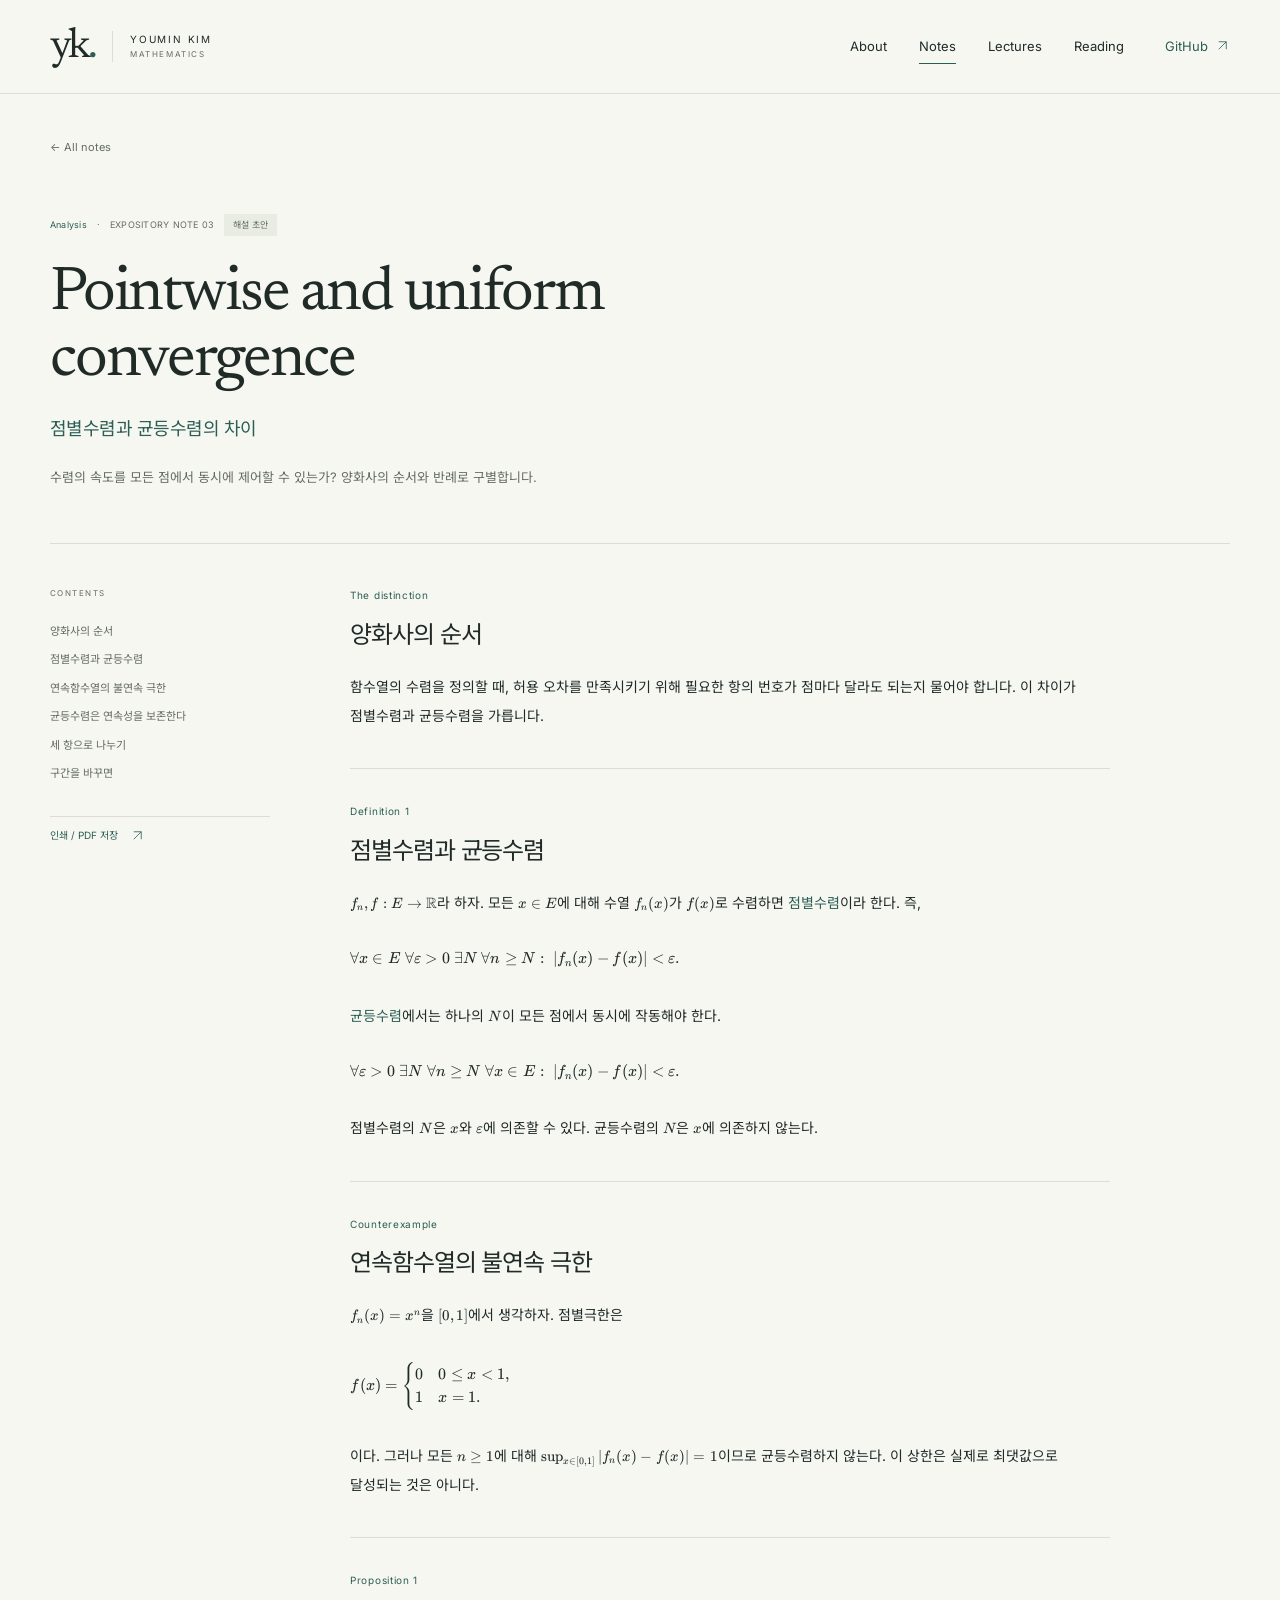
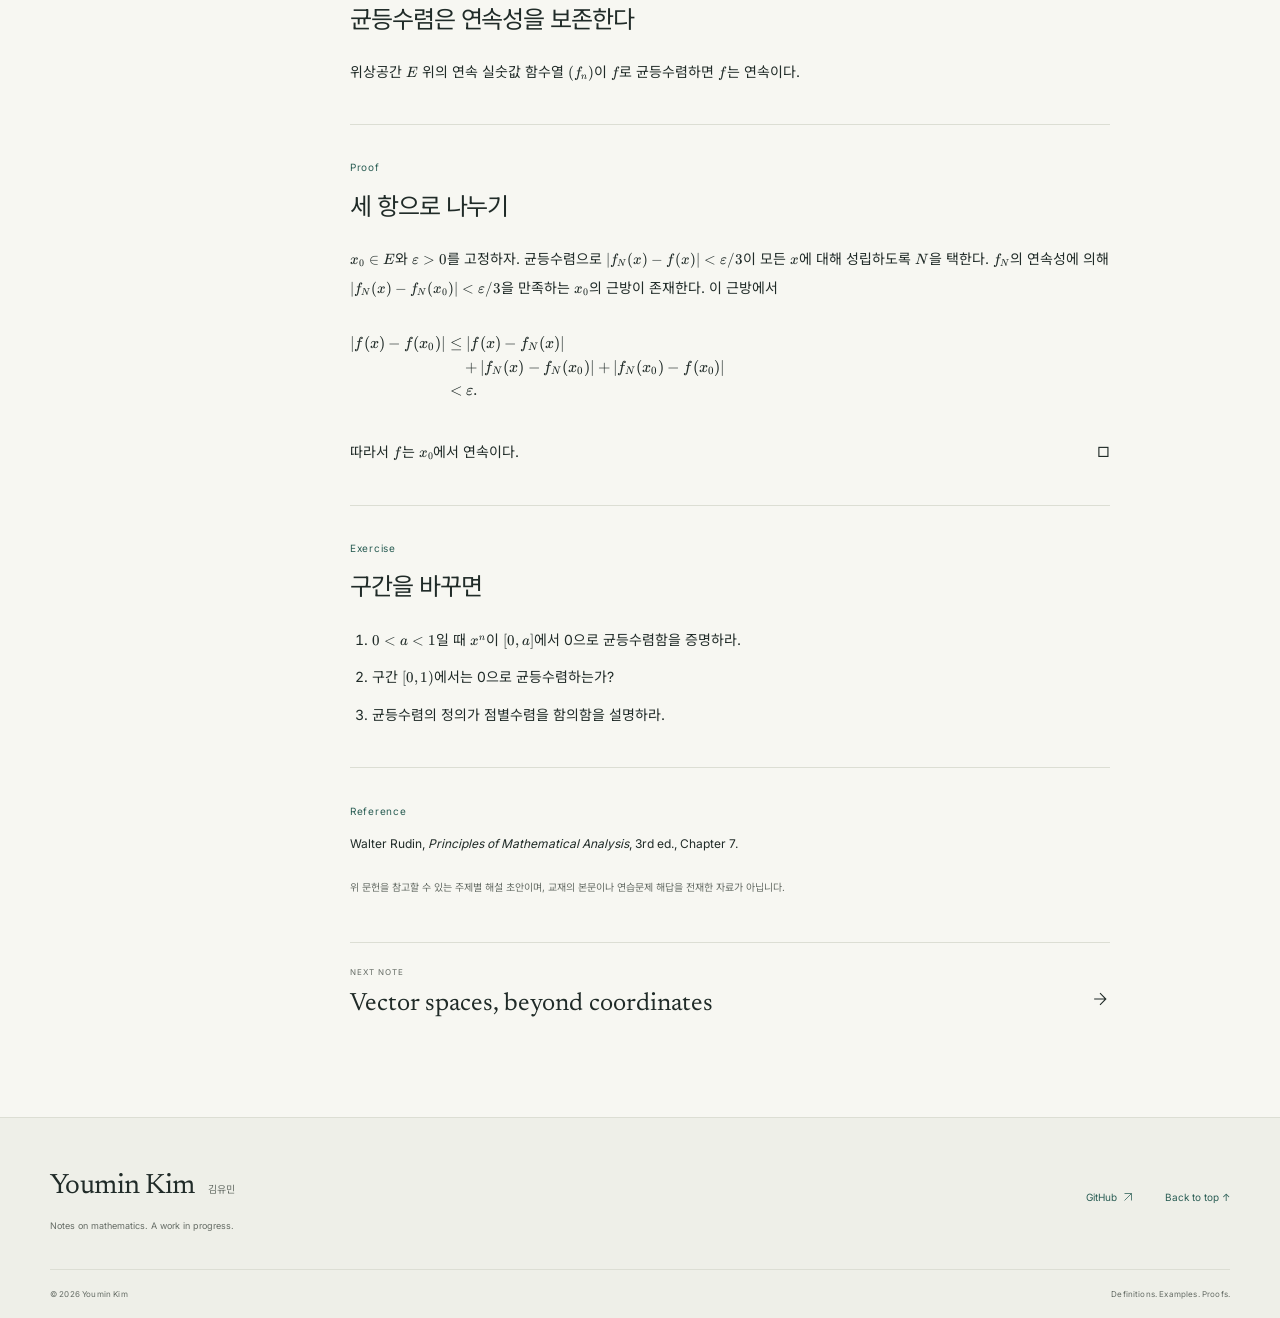
<file: notes/uniform-convergence.html>
<!doctype html><html lang="ko"><head><meta charset="utf-8"><meta name="viewport" content="width=device-width,initial-scale=1"><meta name="color-scheme" content="light"><title>점별수렴과 균등수렴의 차이 · Youmin Kim</title><meta name="description" content="수렴의 속도를 모든 점에서 동시에 제어할 수 있는가? 양화사의 순서와 반례로 구별합니다."><meta property="og:title" content="점별수렴과 균등수렴의 차이 · Youmin Kim"><meta property="og:description" content="수렴의 속도를 모든 점에서 동시에 제어할 수 있는가? 양화사의 순서와 반례로 구별합니다."><meta property="og:type" content="website"><meta name="theme-color" content="#f7f7f2"><link rel="icon" href="../assets/favicon.svg" type="image/svg+xml"><link rel="preload" href="../assets/fonts/newsreader.woff" as="font" type="font/woff" crossorigin><link rel="stylesheet" href="../assets/site.css"><link rel="stylesheet" href="../assets/katex/katex.min.css"><script defer src="../assets/site.js"></script></head><body id="top"><a class="skip-link" href="#main">본문으로 바로 가기</a>
<header class="site-header"><div class="shell header-inner">
<a class="wordmark" href="../index.html" aria-label="Youmin Kim 홈"><span class="monogram">yk<span>.</span></span><span class="wordmark-title">YOUMIN KIM<span>MATHEMATICS</span></span></a>
<button class="menu-toggle" aria-expanded="false" aria-controls="site-nav"><span>Menu</span><span class="menu-lines" aria-hidden="true"></span></button>
<nav class="site-nav" id="site-nav" aria-label="주 메뉴"><a href="../index.html#about">About</a><a href="../index.html#notes" aria-current="page">Notes</a><a href="../index.html#lectures">Lectures</a><a href="../index.html#reading">Reading</a><a class="nav-github" href="https://github.com/kim-youmin" target="_blank" rel="noopener noreferrer">GitHub <svg viewBox="0 0 24 24" fill="none" aria-hidden="true"><path d="M6 18 18 6M6 6h12v12"/></svg><span class="sr-only">(새 창)</span></a></nav></div></header><main id="main" class="shell article-shell"><a class="back-link" href="../index.html#notes">← All notes</a><header class="article-header"><div class="meta"><span>Analysis</span><span>·</span><span>EXPOSITORY NOTE 03</span><span class="draft">해설 초안</span></div><h1>Pointwise and uniform convergence</h1><p class="article-ko">점별수렴과 균등수렴의 차이</p><p class="article-abstract">수렴의 속도를 모든 점에서 동시에 제어할 수 있는가? 양화사의 순서와 반례로 구별합니다.</p></header><div class="article-layout"><aside class="article-toc"><span class="eyebrow">CONTENTS</span><nav aria-label="이 노트의 목차"><a href="#question">양화사의 순서</a><a href="#definition">점별수렴과 균등수렴</a><a href="#example">연속함수열의 불연속 극한</a><a href="#theorem">균등수렴은 연속성을 보존한다</a><a href="#proof">세 항으로 나누기</a><a href="#exercise">구간을 바꾸면</a></nav><button class="print-button" data-print>인쇄 / PDF 저장 <svg viewBox="0 0 24 24" fill="none" aria-hidden="true"><path d="M6 18 18 6M6 6h12v12"/></svg></button></aside><article class="article-body"><section class="article-section" id="question"><span class="article-label">The distinction</span><h2>양화사의 순서</h2><p>함수열의 수렴을 정의할 때, 허용 오차를 만족시키기 위해 필요한 항의 번호가 점마다 달라도 되는지 물어야 합니다. 이 차이가 점별수렴과 균등수렴을 가릅니다.</p></section><section class="article-section" id="definition"><span class="article-label">Definition 1</span><h2>점별수렴과 균등수렴</h2><p><span class="math"><span class="katex"><span class="katex-mathml"><math xmlns="http://www.w3.org/1998/Math/MathML"><semantics><mrow><msub><mi>f</mi><mi>n</mi></msub><mo separator="true">,</mo><mi>f</mi><mo>:</mo><mi>E</mi><mo>→</mo><mi mathvariant="double-struck">R</mi></mrow><annotation encoding="application/x-tex">f_n,f:E\to\mathbb R</annotation></semantics></math></span><span class="katex-html" aria-hidden="true"><span class="base"><span class="strut" style="height:0.8889em;vertical-align:-0.1944em;"></span><span class="mord"><span class="mord mathnormal" style="margin-right:0.10764em;">f</span><span class="msupsub"><span class="vlist-t vlist-t2"><span class="vlist-r"><span class="vlist" style="height:0.1514em;"><span style="top:-2.55em;margin-left:-0.1076em;margin-right:0.05em;"><span class="pstrut" style="height:2.7em;"></span><span class="sizing reset-size6 size3 mtight"><span class="mord mathnormal mtight">n</span></span></span></span><span class="vlist-s">​</span></span><span class="vlist-r"><span class="vlist" style="height:0.15em;"><span></span></span></span></span></span></span><span class="mpunct">,</span><span class="mspace" style="margin-right:0.1667em;"></span><span class="mord mathnormal" style="margin-right:0.10764em;">f</span><span class="mspace" style="margin-right:0.2778em;"></span><span class="mrel">:</span><span class="mspace" style="margin-right:0.2778em;"></span></span><span class="base"><span class="strut" style="height:0.6833em;"></span><span class="mord mathnormal" style="margin-right:0.05764em;">E</span><span class="mspace" style="margin-right:0.2778em;"></span><span class="mrel">→</span><span class="mspace" style="margin-right:0.2778em;"></span></span><span class="base"><span class="strut" style="height:0.6889em;"></span><span class="mord mathbb">R</span></span></span></span></span>라 하자. 모든 <span class="math"><span class="katex"><span class="katex-mathml"><math xmlns="http://www.w3.org/1998/Math/MathML"><semantics><mrow><mi>x</mi><mo>∈</mo><mi>E</mi></mrow><annotation encoding="application/x-tex">x\in E</annotation></semantics></math></span><span class="katex-html" aria-hidden="true"><span class="base"><span class="strut" style="height:0.5782em;vertical-align:-0.0391em;"></span><span class="mord mathnormal">x</span><span class="mspace" style="margin-right:0.2778em;"></span><span class="mrel">∈</span><span class="mspace" style="margin-right:0.2778em;"></span></span><span class="base"><span class="strut" style="height:0.6833em;"></span><span class="mord mathnormal" style="margin-right:0.05764em;">E</span></span></span></span></span>에 대해 수열 <span class="math"><span class="katex"><span class="katex-mathml"><math xmlns="http://www.w3.org/1998/Math/MathML"><semantics><mrow><msub><mi>f</mi><mi>n</mi></msub><mo stretchy="false">(</mo><mi>x</mi><mo stretchy="false">)</mo></mrow><annotation encoding="application/x-tex">f_n(x)</annotation></semantics></math></span><span class="katex-html" aria-hidden="true"><span class="base"><span class="strut" style="height:1em;vertical-align:-0.25em;"></span><span class="mord"><span class="mord mathnormal" style="margin-right:0.10764em;">f</span><span class="msupsub"><span class="vlist-t vlist-t2"><span class="vlist-r"><span class="vlist" style="height:0.1514em;"><span style="top:-2.55em;margin-left:-0.1076em;margin-right:0.05em;"><span class="pstrut" style="height:2.7em;"></span><span class="sizing reset-size6 size3 mtight"><span class="mord mathnormal mtight">n</span></span></span></span><span class="vlist-s">​</span></span><span class="vlist-r"><span class="vlist" style="height:0.15em;"><span></span></span></span></span></span></span><span class="mopen">(</span><span class="mord mathnormal">x</span><span class="mclose">)</span></span></span></span></span>가 <span class="math"><span class="katex"><span class="katex-mathml"><math xmlns="http://www.w3.org/1998/Math/MathML"><semantics><mrow><mi>f</mi><mo stretchy="false">(</mo><mi>x</mi><mo stretchy="false">)</mo></mrow><annotation encoding="application/x-tex">f(x)</annotation></semantics></math></span><span class="katex-html" aria-hidden="true"><span class="base"><span class="strut" style="height:1em;vertical-align:-0.25em;"></span><span class="mord mathnormal" style="margin-right:0.10764em;">f</span><span class="mopen">(</span><span class="mord mathnormal">x</span><span class="mclose">)</span></span></span></span></span>로 수렴하면 <em>점별수렴</em>이라 한다. 즉,</p><div class="math"><span class="katex-display"><span class="katex"><span class="katex-mathml"><math xmlns="http://www.w3.org/1998/Math/MathML" display="block"><semantics><mrow><mi mathvariant="normal">∀</mi><mi>x</mi><mo>∈</mo><mi>E</mi><mtext> </mtext><mi mathvariant="normal">∀</mi><mi>ε</mi><mo>&gt;</mo><mn>0</mn><mtext> </mtext><mi mathvariant="normal">∃</mi><mi>N</mi><mtext> </mtext><mi mathvariant="normal">∀</mi><mi>n</mi><mo>≥</mo><mi>N</mi><mo>:</mo><mtext> </mtext><mi mathvariant="normal">∣</mi><msub><mi>f</mi><mi>n</mi></msub><mo stretchy="false">(</mo><mi>x</mi><mo stretchy="false">)</mo><mo>−</mo><mi>f</mi><mo stretchy="false">(</mo><mi>x</mi><mo stretchy="false">)</mo><mi mathvariant="normal">∣</mi><mo>&lt;</mo><mi>ε</mi><mi mathvariant="normal">.</mi></mrow><annotation encoding="application/x-tex">\forall x\in E\ \forall\varepsilon&gt;0\ \exists N\ \forall n\ge N:\ |f_n(x)-f(x)|&lt;\varepsilon.</annotation></semantics></math></span><span class="katex-html" aria-hidden="true"><span class="base"><span class="strut" style="height:0.7335em;vertical-align:-0.0391em;"></span><span class="mord">∀</span><span class="mord mathnormal">x</span><span class="mspace" style="margin-right:0.2778em;"></span><span class="mrel">∈</span><span class="mspace" style="margin-right:0.2778em;"></span></span><span class="base"><span class="strut" style="height:0.7335em;vertical-align:-0.0391em;"></span><span class="mord mathnormal" style="margin-right:0.05764em;">E</span><span class="mspace"> </span><span class="mord">∀</span><span class="mord mathnormal">ε</span><span class="mspace" style="margin-right:0.2778em;"></span><span class="mrel">&gt;</span><span class="mspace" style="margin-right:0.2778em;"></span></span><span class="base"><span class="strut" style="height:0.8304em;vertical-align:-0.136em;"></span><span class="mord">0</span><span class="mspace"> </span><span class="mord">∃</span><span class="mord mathnormal" style="margin-right:0.10903em;">N</span><span class="mspace"> </span><span class="mord">∀</span><span class="mord mathnormal">n</span><span class="mspace" style="margin-right:0.2778em;"></span><span class="mrel">≥</span><span class="mspace" style="margin-right:0.2778em;"></span></span><span class="base"><span class="strut" style="height:0.6833em;"></span><span class="mord mathnormal" style="margin-right:0.10903em;">N</span><span class="mspace" style="margin-right:0.2778em;"></span><span class="mrel">:</span><span class="mspace"> </span><span class="mspace" style="margin-right:0.2778em;"></span></span><span class="base"><span class="strut" style="height:1em;vertical-align:-0.25em;"></span><span class="mord">∣</span><span class="mord"><span class="mord mathnormal" style="margin-right:0.10764em;">f</span><span class="msupsub"><span class="vlist-t vlist-t2"><span class="vlist-r"><span class="vlist" style="height:0.1514em;"><span style="top:-2.55em;margin-left:-0.1076em;margin-right:0.05em;"><span class="pstrut" style="height:2.7em;"></span><span class="sizing reset-size6 size3 mtight"><span class="mord mathnormal mtight">n</span></span></span></span><span class="vlist-s">​</span></span><span class="vlist-r"><span class="vlist" style="height:0.15em;"><span></span></span></span></span></span></span><span class="mopen">(</span><span class="mord mathnormal">x</span><span class="mclose">)</span><span class="mspace" style="margin-right:0.2222em;"></span><span class="mbin">−</span><span class="mspace" style="margin-right:0.2222em;"></span></span><span class="base"><span class="strut" style="height:1em;vertical-align:-0.25em;"></span><span class="mord mathnormal" style="margin-right:0.10764em;">f</span><span class="mopen">(</span><span class="mord mathnormal">x</span><span class="mclose">)</span><span class="mord">∣</span><span class="mspace" style="margin-right:0.2778em;"></span><span class="mrel">&lt;</span><span class="mspace" style="margin-right:0.2778em;"></span></span><span class="base"><span class="strut" style="height:0.4306em;"></span><span class="mord mathnormal">ε</span><span class="mord">.</span></span></span></span></span></div><p><em>균등수렴</em>에서는 하나의 <span class="math"><span class="katex"><span class="katex-mathml"><math xmlns="http://www.w3.org/1998/Math/MathML"><semantics><mrow><mi>N</mi></mrow><annotation encoding="application/x-tex">N</annotation></semantics></math></span><span class="katex-html" aria-hidden="true"><span class="base"><span class="strut" style="height:0.6833em;"></span><span class="mord mathnormal" style="margin-right:0.10903em;">N</span></span></span></span></span>이 모든 점에서 동시에 작동해야 한다.</p><div class="math"><span class="katex-display"><span class="katex"><span class="katex-mathml"><math xmlns="http://www.w3.org/1998/Math/MathML" display="block"><semantics><mrow><mi mathvariant="normal">∀</mi><mi>ε</mi><mo>&gt;</mo><mn>0</mn><mtext> </mtext><mi mathvariant="normal">∃</mi><mi>N</mi><mtext> </mtext><mi mathvariant="normal">∀</mi><mi>n</mi><mo>≥</mo><mi>N</mi><mtext> </mtext><mi mathvariant="normal">∀</mi><mi>x</mi><mo>∈</mo><mi>E</mi><mo>:</mo><mtext> </mtext><mi mathvariant="normal">∣</mi><msub><mi>f</mi><mi>n</mi></msub><mo stretchy="false">(</mo><mi>x</mi><mo stretchy="false">)</mo><mo>−</mo><mi>f</mi><mo stretchy="false">(</mo><mi>x</mi><mo stretchy="false">)</mo><mi mathvariant="normal">∣</mi><mo>&lt;</mo><mi>ε</mi><mi mathvariant="normal">.</mi></mrow><annotation encoding="application/x-tex">\forall\varepsilon&gt;0\ \exists N\ \forall n\ge N\ \forall x\in E:\ |f_n(x)-f(x)|&lt;\varepsilon.</annotation></semantics></math></span><span class="katex-html" aria-hidden="true"><span class="base"><span class="strut" style="height:0.7335em;vertical-align:-0.0391em;"></span><span class="mord">∀</span><span class="mord mathnormal">ε</span><span class="mspace" style="margin-right:0.2778em;"></span><span class="mrel">&gt;</span><span class="mspace" style="margin-right:0.2778em;"></span></span><span class="base"><span class="strut" style="height:0.8304em;vertical-align:-0.136em;"></span><span class="mord">0</span><span class="mspace"> </span><span class="mord">∃</span><span class="mord mathnormal" style="margin-right:0.10903em;">N</span><span class="mspace"> </span><span class="mord">∀</span><span class="mord mathnormal">n</span><span class="mspace" style="margin-right:0.2778em;"></span><span class="mrel">≥</span><span class="mspace" style="margin-right:0.2778em;"></span></span><span class="base"><span class="strut" style="height:0.7335em;vertical-align:-0.0391em;"></span><span class="mord mathnormal" style="margin-right:0.10903em;">N</span><span class="mspace"> </span><span class="mord">∀</span><span class="mord mathnormal">x</span><span class="mspace" style="margin-right:0.2778em;"></span><span class="mrel">∈</span><span class="mspace" style="margin-right:0.2778em;"></span></span><span class="base"><span class="strut" style="height:0.6833em;"></span><span class="mord mathnormal" style="margin-right:0.05764em;">E</span><span class="mspace" style="margin-right:0.2778em;"></span><span class="mrel">:</span><span class="mspace"> </span><span class="mspace" style="margin-right:0.2778em;"></span></span><span class="base"><span class="strut" style="height:1em;vertical-align:-0.25em;"></span><span class="mord">∣</span><span class="mord"><span class="mord mathnormal" style="margin-right:0.10764em;">f</span><span class="msupsub"><span class="vlist-t vlist-t2"><span class="vlist-r"><span class="vlist" style="height:0.1514em;"><span style="top:-2.55em;margin-left:-0.1076em;margin-right:0.05em;"><span class="pstrut" style="height:2.7em;"></span><span class="sizing reset-size6 size3 mtight"><span class="mord mathnormal mtight">n</span></span></span></span><span class="vlist-s">​</span></span><span class="vlist-r"><span class="vlist" style="height:0.15em;"><span></span></span></span></span></span></span><span class="mopen">(</span><span class="mord mathnormal">x</span><span class="mclose">)</span><span class="mspace" style="margin-right:0.2222em;"></span><span class="mbin">−</span><span class="mspace" style="margin-right:0.2222em;"></span></span><span class="base"><span class="strut" style="height:1em;vertical-align:-0.25em;"></span><span class="mord mathnormal" style="margin-right:0.10764em;">f</span><span class="mopen">(</span><span class="mord mathnormal">x</span><span class="mclose">)</span><span class="mord">∣</span><span class="mspace" style="margin-right:0.2778em;"></span><span class="mrel">&lt;</span><span class="mspace" style="margin-right:0.2778em;"></span></span><span class="base"><span class="strut" style="height:0.4306em;"></span><span class="mord mathnormal">ε</span><span class="mord">.</span></span></span></span></span></div><p>점별수렴의 <span class="math"><span class="katex"><span class="katex-mathml"><math xmlns="http://www.w3.org/1998/Math/MathML"><semantics><mrow><mi>N</mi></mrow><annotation encoding="application/x-tex">N</annotation></semantics></math></span><span class="katex-html" aria-hidden="true"><span class="base"><span class="strut" style="height:0.6833em;"></span><span class="mord mathnormal" style="margin-right:0.10903em;">N</span></span></span></span></span>은 <span class="math"><span class="katex"><span class="katex-mathml"><math xmlns="http://www.w3.org/1998/Math/MathML"><semantics><mrow><mi>x</mi></mrow><annotation encoding="application/x-tex">x</annotation></semantics></math></span><span class="katex-html" aria-hidden="true"><span class="base"><span class="strut" style="height:0.4306em;"></span><span class="mord mathnormal">x</span></span></span></span></span>와 <span class="math"><span class="katex"><span class="katex-mathml"><math xmlns="http://www.w3.org/1998/Math/MathML"><semantics><mrow><mi>ε</mi></mrow><annotation encoding="application/x-tex">\varepsilon</annotation></semantics></math></span><span class="katex-html" aria-hidden="true"><span class="base"><span class="strut" style="height:0.4306em;"></span><span class="mord mathnormal">ε</span></span></span></span></span>에 의존할 수 있다. 균등수렴의 <span class="math"><span class="katex"><span class="katex-mathml"><math xmlns="http://www.w3.org/1998/Math/MathML"><semantics><mrow><mi>N</mi></mrow><annotation encoding="application/x-tex">N</annotation></semantics></math></span><span class="katex-html" aria-hidden="true"><span class="base"><span class="strut" style="height:0.6833em;"></span><span class="mord mathnormal" style="margin-right:0.10903em;">N</span></span></span></span></span>은 <span class="math"><span class="katex"><span class="katex-mathml"><math xmlns="http://www.w3.org/1998/Math/MathML"><semantics><mrow><mi>x</mi></mrow><annotation encoding="application/x-tex">x</annotation></semantics></math></span><span class="katex-html" aria-hidden="true"><span class="base"><span class="strut" style="height:0.4306em;"></span><span class="mord mathnormal">x</span></span></span></span></span>에 의존하지 않는다.</p></section><section class="article-section" id="example"><span class="article-label">Counterexample</span><h2>연속함수열의 불연속 극한</h2><p><span class="math"><span class="katex"><span class="katex-mathml"><math xmlns="http://www.w3.org/1998/Math/MathML"><semantics><mrow><msub><mi>f</mi><mi>n</mi></msub><mo stretchy="false">(</mo><mi>x</mi><mo stretchy="false">)</mo><mo>=</mo><msup><mi>x</mi><mi>n</mi></msup></mrow><annotation encoding="application/x-tex">f_n(x)=x^n</annotation></semantics></math></span><span class="katex-html" aria-hidden="true"><span class="base"><span class="strut" style="height:1em;vertical-align:-0.25em;"></span><span class="mord"><span class="mord mathnormal" style="margin-right:0.10764em;">f</span><span class="msupsub"><span class="vlist-t vlist-t2"><span class="vlist-r"><span class="vlist" style="height:0.1514em;"><span style="top:-2.55em;margin-left:-0.1076em;margin-right:0.05em;"><span class="pstrut" style="height:2.7em;"></span><span class="sizing reset-size6 size3 mtight"><span class="mord mathnormal mtight">n</span></span></span></span><span class="vlist-s">​</span></span><span class="vlist-r"><span class="vlist" style="height:0.15em;"><span></span></span></span></span></span></span><span class="mopen">(</span><span class="mord mathnormal">x</span><span class="mclose">)</span><span class="mspace" style="margin-right:0.2778em;"></span><span class="mrel">=</span><span class="mspace" style="margin-right:0.2778em;"></span></span><span class="base"><span class="strut" style="height:0.6644em;"></span><span class="mord"><span class="mord mathnormal">x</span><span class="msupsub"><span class="vlist-t"><span class="vlist-r"><span class="vlist" style="height:0.6644em;"><span style="top:-3.063em;margin-right:0.05em;"><span class="pstrut" style="height:2.7em;"></span><span class="sizing reset-size6 size3 mtight"><span class="mord mathnormal mtight">n</span></span></span></span></span></span></span></span></span></span></span></span>을 <span class="math"><span class="katex"><span class="katex-mathml"><math xmlns="http://www.w3.org/1998/Math/MathML"><semantics><mrow><mo stretchy="false">[</mo><mn>0</mn><mo separator="true">,</mo><mn>1</mn><mo stretchy="false">]</mo></mrow><annotation encoding="application/x-tex">[0,1]</annotation></semantics></math></span><span class="katex-html" aria-hidden="true"><span class="base"><span class="strut" style="height:1em;vertical-align:-0.25em;"></span><span class="mopen">[</span><span class="mord">0</span><span class="mpunct">,</span><span class="mspace" style="margin-right:0.1667em;"></span><span class="mord">1</span><span class="mclose">]</span></span></span></span></span>에서 생각하자. 점별극한은</p><div class="math"><span class="katex-display"><span class="katex"><span class="katex-mathml"><math xmlns="http://www.w3.org/1998/Math/MathML" display="block"><semantics><mrow><mi>f</mi><mo stretchy="false">(</mo><mi>x</mi><mo stretchy="false">)</mo><mo>=</mo><mrow><mo fence="true">{</mo><mtable rowspacing="0.36em" columnalign="left left" columnspacing="1em"><mtr><mtd><mstyle scriptlevel="0" displaystyle="false"><mn>0</mn></mstyle></mtd><mtd><mstyle scriptlevel="0" displaystyle="false"><mrow><mn>0</mn><mo>≤</mo><mi>x</mi><mo>&lt;</mo><mn>1</mn><mo separator="true">,</mo></mrow></mstyle></mtd></mtr><mtr><mtd><mstyle scriptlevel="0" displaystyle="false"><mn>1</mn></mstyle></mtd><mtd><mstyle scriptlevel="0" displaystyle="false"><mrow><mi>x</mi><mo>=</mo><mn>1.</mn></mrow></mstyle></mtd></mtr></mtable></mrow></mrow><annotation encoding="application/x-tex">f(x)=\begin{cases}0&amp;0\le x&lt;1,\\1&amp;x=1.\end{cases}</annotation></semantics></math></span><span class="katex-html" aria-hidden="true"><span class="base"><span class="strut" style="height:1em;vertical-align:-0.25em;"></span><span class="mord mathnormal" style="margin-right:0.10764em;">f</span><span class="mopen">(</span><span class="mord mathnormal">x</span><span class="mclose">)</span><span class="mspace" style="margin-right:0.2778em;"></span><span class="mrel">=</span><span class="mspace" style="margin-right:0.2778em;"></span></span><span class="base"><span class="strut" style="height:3em;vertical-align:-1.25em;"></span><span class="minner"><span class="mopen delimcenter" style="top:0em;"><span class="delimsizing size4">{</span></span><span class="mord"><span class="mtable"><span class="col-align-l"><span class="vlist-t vlist-t2"><span class="vlist-r"><span class="vlist" style="height:1.69em;"><span style="top:-3.69em;"><span class="pstrut" style="height:3.008em;"></span><span class="mord"><span class="mord">0</span></span></span><span style="top:-2.25em;"><span class="pstrut" style="height:3.008em;"></span><span class="mord"><span class="mord">1</span></span></span></span><span class="vlist-s">​</span></span><span class="vlist-r"><span class="vlist" style="height:1.19em;"><span></span></span></span></span></span><span class="arraycolsep" style="width:1em;"></span><span class="col-align-l"><span class="vlist-t vlist-t2"><span class="vlist-r"><span class="vlist" style="height:1.69em;"><span style="top:-3.69em;"><span class="pstrut" style="height:3.008em;"></span><span class="mord"><span class="mord">0</span><span class="mspace" style="margin-right:0.2778em;"></span><span class="mrel">≤</span><span class="mspace" style="margin-right:0.2778em;"></span><span class="mord mathnormal">x</span><span class="mspace" style="margin-right:0.2778em;"></span><span class="mrel">&lt;</span><span class="mspace" style="margin-right:0.2778em;"></span><span class="mord">1</span><span class="mpunct">,</span></span></span><span style="top:-2.25em;"><span class="pstrut" style="height:3.008em;"></span><span class="mord"><span class="mord mathnormal">x</span><span class="mspace" style="margin-right:0.2778em;"></span><span class="mrel">=</span><span class="mspace" style="margin-right:0.2778em;"></span><span class="mord">1.</span></span></span></span><span class="vlist-s">​</span></span><span class="vlist-r"><span class="vlist" style="height:1.19em;"><span></span></span></span></span></span></span></span><span class="mclose nulldelimiter"></span></span></span></span></span></span></div><p>이다. 그러나 모든 <span class="math"><span class="katex"><span class="katex-mathml"><math xmlns="http://www.w3.org/1998/Math/MathML"><semantics><mrow><mi>n</mi><mo>≥</mo><mn>1</mn></mrow><annotation encoding="application/x-tex">n\ge1</annotation></semantics></math></span><span class="katex-html" aria-hidden="true"><span class="base"><span class="strut" style="height:0.7719em;vertical-align:-0.136em;"></span><span class="mord mathnormal">n</span><span class="mspace" style="margin-right:0.2778em;"></span><span class="mrel">≥</span><span class="mspace" style="margin-right:0.2778em;"></span></span><span class="base"><span class="strut" style="height:0.6444em;"></span><span class="mord">1</span></span></span></span></span>에 대해 <span class="math"><span class="katex"><span class="katex-mathml"><math xmlns="http://www.w3.org/1998/Math/MathML"><semantics><mrow><msub><mrow><mi>sup</mi><mo>⁡</mo></mrow><mrow><mi>x</mi><mo>∈</mo><mo stretchy="false">[</mo><mn>0</mn><mo separator="true">,</mo><mn>1</mn><mo stretchy="false">]</mo></mrow></msub><mi mathvariant="normal">∣</mi><msub><mi>f</mi><mi>n</mi></msub><mo stretchy="false">(</mo><mi>x</mi><mo stretchy="false">)</mo><mo>−</mo><mi>f</mi><mo stretchy="false">(</mo><mi>x</mi><mo stretchy="false">)</mo><mi mathvariant="normal">∣</mi><mo>=</mo><mn>1</mn></mrow><annotation encoding="application/x-tex">\sup_{x\in[0,1]}|f_n(x)-f(x)|=1</annotation></semantics></math></span><span class="katex-html" aria-hidden="true"><span class="base"><span class="strut" style="height:1.1691em;vertical-align:-0.4191em;"></span><span class="mop"><span class="mop">sup</span><span class="msupsub"><span class="vlist-t vlist-t2"><span class="vlist-r"><span class="vlist" style="height:0.2809em;"><span style="top:-2.4559em;margin-right:0.05em;"><span class="pstrut" style="height:2.7em;"></span><span class="sizing reset-size6 size3 mtight"><span class="mord mtight"><span class="mord mathnormal mtight">x</span><span class="mrel mtight">∈</span><span class="mopen mtight">[</span><span class="mord mtight">0</span><span class="mpunct mtight">,</span><span class="mord mtight">1</span><span class="mclose mtight">]</span></span></span></span></span><span class="vlist-s">​</span></span><span class="vlist-r"><span class="vlist" style="height:0.4191em;"><span></span></span></span></span></span></span><span class="mspace" style="margin-right:0.1667em;"></span><span class="mord">∣</span><span class="mord"><span class="mord mathnormal" style="margin-right:0.10764em;">f</span><span class="msupsub"><span class="vlist-t vlist-t2"><span class="vlist-r"><span class="vlist" style="height:0.1514em;"><span style="top:-2.55em;margin-left:-0.1076em;margin-right:0.05em;"><span class="pstrut" style="height:2.7em;"></span><span class="sizing reset-size6 size3 mtight"><span class="mord mathnormal mtight">n</span></span></span></span><span class="vlist-s">​</span></span><span class="vlist-r"><span class="vlist" style="height:0.15em;"><span></span></span></span></span></span></span><span class="mopen">(</span><span class="mord mathnormal">x</span><span class="mclose">)</span><span class="mspace" style="margin-right:0.2222em;"></span><span class="mbin">−</span><span class="mspace" style="margin-right:0.2222em;"></span></span><span class="base"><span class="strut" style="height:1em;vertical-align:-0.25em;"></span><span class="mord mathnormal" style="margin-right:0.10764em;">f</span><span class="mopen">(</span><span class="mord mathnormal">x</span><span class="mclose">)</span><span class="mord">∣</span><span class="mspace" style="margin-right:0.2778em;"></span><span class="mrel">=</span><span class="mspace" style="margin-right:0.2778em;"></span></span><span class="base"><span class="strut" style="height:0.6444em;"></span><span class="mord">1</span></span></span></span></span>이므로 균등수렴하지 않는다. 이 상한은 실제로 최댓값으로 달성되는 것은 아니다.</p></section><section class="article-section" id="theorem"><span class="article-label">Proposition 1</span><h2>균등수렴은 연속성을 보존한다</h2><p>위상공간 <span class="math"><span class="katex"><span class="katex-mathml"><math xmlns="http://www.w3.org/1998/Math/MathML"><semantics><mrow><mi>E</mi></mrow><annotation encoding="application/x-tex">E</annotation></semantics></math></span><span class="katex-html" aria-hidden="true"><span class="base"><span class="strut" style="height:0.6833em;"></span><span class="mord mathnormal" style="margin-right:0.05764em;">E</span></span></span></span></span> 위의 연속 실숫값 함수열 <span class="math"><span class="katex"><span class="katex-mathml"><math xmlns="http://www.w3.org/1998/Math/MathML"><semantics><mrow><mo stretchy="false">(</mo><msub><mi>f</mi><mi>n</mi></msub><mo stretchy="false">)</mo></mrow><annotation encoding="application/x-tex">(f_n)</annotation></semantics></math></span><span class="katex-html" aria-hidden="true"><span class="base"><span class="strut" style="height:1em;vertical-align:-0.25em;"></span><span class="mopen">(</span><span class="mord"><span class="mord mathnormal" style="margin-right:0.10764em;">f</span><span class="msupsub"><span class="vlist-t vlist-t2"><span class="vlist-r"><span class="vlist" style="height:0.1514em;"><span style="top:-2.55em;margin-left:-0.1076em;margin-right:0.05em;"><span class="pstrut" style="height:2.7em;"></span><span class="sizing reset-size6 size3 mtight"><span class="mord mathnormal mtight">n</span></span></span></span><span class="vlist-s">​</span></span><span class="vlist-r"><span class="vlist" style="height:0.15em;"><span></span></span></span></span></span></span><span class="mclose">)</span></span></span></span></span>이 <span class="math"><span class="katex"><span class="katex-mathml"><math xmlns="http://www.w3.org/1998/Math/MathML"><semantics><mrow><mi>f</mi></mrow><annotation encoding="application/x-tex">f</annotation></semantics></math></span><span class="katex-html" aria-hidden="true"><span class="base"><span class="strut" style="height:0.8889em;vertical-align:-0.1944em;"></span><span class="mord mathnormal" style="margin-right:0.10764em;">f</span></span></span></span></span>로 균등수렴하면 <span class="math"><span class="katex"><span class="katex-mathml"><math xmlns="http://www.w3.org/1998/Math/MathML"><semantics><mrow><mi>f</mi></mrow><annotation encoding="application/x-tex">f</annotation></semantics></math></span><span class="katex-html" aria-hidden="true"><span class="base"><span class="strut" style="height:0.8889em;vertical-align:-0.1944em;"></span><span class="mord mathnormal" style="margin-right:0.10764em;">f</span></span></span></span></span>는 연속이다.</p></section><section class="article-section" id="proof"><span class="article-label">Proof</span><h2>세 항으로 나누기</h2><p><span class="math"><span class="katex"><span class="katex-mathml"><math xmlns="http://www.w3.org/1998/Math/MathML"><semantics><mrow><msub><mi>x</mi><mn>0</mn></msub><mo>∈</mo><mi>E</mi></mrow><annotation encoding="application/x-tex">x_0\in E</annotation></semantics></math></span><span class="katex-html" aria-hidden="true"><span class="base"><span class="strut" style="height:0.6891em;vertical-align:-0.15em;"></span><span class="mord"><span class="mord mathnormal">x</span><span class="msupsub"><span class="vlist-t vlist-t2"><span class="vlist-r"><span class="vlist" style="height:0.3011em;"><span style="top:-2.55em;margin-left:0em;margin-right:0.05em;"><span class="pstrut" style="height:2.7em;"></span><span class="sizing reset-size6 size3 mtight"><span class="mord mtight">0</span></span></span></span><span class="vlist-s">​</span></span><span class="vlist-r"><span class="vlist" style="height:0.15em;"><span></span></span></span></span></span></span><span class="mspace" style="margin-right:0.2778em;"></span><span class="mrel">∈</span><span class="mspace" style="margin-right:0.2778em;"></span></span><span class="base"><span class="strut" style="height:0.6833em;"></span><span class="mord mathnormal" style="margin-right:0.05764em;">E</span></span></span></span></span>와 <span class="math"><span class="katex"><span class="katex-mathml"><math xmlns="http://www.w3.org/1998/Math/MathML"><semantics><mrow><mi>ε</mi><mo>&gt;</mo><mn>0</mn></mrow><annotation encoding="application/x-tex">\varepsilon&gt;0</annotation></semantics></math></span><span class="katex-html" aria-hidden="true"><span class="base"><span class="strut" style="height:0.5782em;vertical-align:-0.0391em;"></span><span class="mord mathnormal">ε</span><span class="mspace" style="margin-right:0.2778em;"></span><span class="mrel">&gt;</span><span class="mspace" style="margin-right:0.2778em;"></span></span><span class="base"><span class="strut" style="height:0.6444em;"></span><span class="mord">0</span></span></span></span></span>를 고정하자. 균등수렴으로 <span class="math"><span class="katex"><span class="katex-mathml"><math xmlns="http://www.w3.org/1998/Math/MathML"><semantics><mrow><mi mathvariant="normal">∣</mi><msub><mi>f</mi><mi>N</mi></msub><mo stretchy="false">(</mo><mi>x</mi><mo stretchy="false">)</mo><mo>−</mo><mi>f</mi><mo stretchy="false">(</mo><mi>x</mi><mo stretchy="false">)</mo><mi mathvariant="normal">∣</mi><mo>&lt;</mo><mi>ε</mi><mi mathvariant="normal">/</mi><mn>3</mn></mrow><annotation encoding="application/x-tex">|f_N(x)-f(x)|&lt;\varepsilon/3</annotation></semantics></math></span><span class="katex-html" aria-hidden="true"><span class="base"><span class="strut" style="height:1em;vertical-align:-0.25em;"></span><span class="mord">∣</span><span class="mord"><span class="mord mathnormal" style="margin-right:0.10764em;">f</span><span class="msupsub"><span class="vlist-t vlist-t2"><span class="vlist-r"><span class="vlist" style="height:0.3283em;"><span style="top:-2.55em;margin-left:-0.1076em;margin-right:0.05em;"><span class="pstrut" style="height:2.7em;"></span><span class="sizing reset-size6 size3 mtight"><span class="mord mathnormal mtight" style="margin-right:0.10903em;">N</span></span></span></span><span class="vlist-s">​</span></span><span class="vlist-r"><span class="vlist" style="height:0.15em;"><span></span></span></span></span></span></span><span class="mopen">(</span><span class="mord mathnormal">x</span><span class="mclose">)</span><span class="mspace" style="margin-right:0.2222em;"></span><span class="mbin">−</span><span class="mspace" style="margin-right:0.2222em;"></span></span><span class="base"><span class="strut" style="height:1em;vertical-align:-0.25em;"></span><span class="mord mathnormal" style="margin-right:0.10764em;">f</span><span class="mopen">(</span><span class="mord mathnormal">x</span><span class="mclose">)</span><span class="mord">∣</span><span class="mspace" style="margin-right:0.2778em;"></span><span class="mrel">&lt;</span><span class="mspace" style="margin-right:0.2778em;"></span></span><span class="base"><span class="strut" style="height:1em;vertical-align:-0.25em;"></span><span class="mord mathnormal">ε</span><span class="mord">/3</span></span></span></span></span>이 모든 <span class="math"><span class="katex"><span class="katex-mathml"><math xmlns="http://www.w3.org/1998/Math/MathML"><semantics><mrow><mi>x</mi></mrow><annotation encoding="application/x-tex">x</annotation></semantics></math></span><span class="katex-html" aria-hidden="true"><span class="base"><span class="strut" style="height:0.4306em;"></span><span class="mord mathnormal">x</span></span></span></span></span>에 대해 성립하도록 <span class="math"><span class="katex"><span class="katex-mathml"><math xmlns="http://www.w3.org/1998/Math/MathML"><semantics><mrow><mi>N</mi></mrow><annotation encoding="application/x-tex">N</annotation></semantics></math></span><span class="katex-html" aria-hidden="true"><span class="base"><span class="strut" style="height:0.6833em;"></span><span class="mord mathnormal" style="margin-right:0.10903em;">N</span></span></span></span></span>을 택한다. <span class="math"><span class="katex"><span class="katex-mathml"><math xmlns="http://www.w3.org/1998/Math/MathML"><semantics><mrow><msub><mi>f</mi><mi>N</mi></msub></mrow><annotation encoding="application/x-tex">f_N</annotation></semantics></math></span><span class="katex-html" aria-hidden="true"><span class="base"><span class="strut" style="height:0.8889em;vertical-align:-0.1944em;"></span><span class="mord"><span class="mord mathnormal" style="margin-right:0.10764em;">f</span><span class="msupsub"><span class="vlist-t vlist-t2"><span class="vlist-r"><span class="vlist" style="height:0.3283em;"><span style="top:-2.55em;margin-left:-0.1076em;margin-right:0.05em;"><span class="pstrut" style="height:2.7em;"></span><span class="sizing reset-size6 size3 mtight"><span class="mord mathnormal mtight" style="margin-right:0.10903em;">N</span></span></span></span><span class="vlist-s">​</span></span><span class="vlist-r"><span class="vlist" style="height:0.15em;"><span></span></span></span></span></span></span></span></span></span></span>의 연속성에 의해 <span class="math"><span class="katex"><span class="katex-mathml"><math xmlns="http://www.w3.org/1998/Math/MathML"><semantics><mrow><mi mathvariant="normal">∣</mi><msub><mi>f</mi><mi>N</mi></msub><mo stretchy="false">(</mo><mi>x</mi><mo stretchy="false">)</mo><mo>−</mo><msub><mi>f</mi><mi>N</mi></msub><mo stretchy="false">(</mo><msub><mi>x</mi><mn>0</mn></msub><mo stretchy="false">)</mo><mi mathvariant="normal">∣</mi><mo>&lt;</mo><mi>ε</mi><mi mathvariant="normal">/</mi><mn>3</mn></mrow><annotation encoding="application/x-tex">|f_N(x)-f_N(x_0)|&lt;\varepsilon/3</annotation></semantics></math></span><span class="katex-html" aria-hidden="true"><span class="base"><span class="strut" style="height:1em;vertical-align:-0.25em;"></span><span class="mord">∣</span><span class="mord"><span class="mord mathnormal" style="margin-right:0.10764em;">f</span><span class="msupsub"><span class="vlist-t vlist-t2"><span class="vlist-r"><span class="vlist" style="height:0.3283em;"><span style="top:-2.55em;margin-left:-0.1076em;margin-right:0.05em;"><span class="pstrut" style="height:2.7em;"></span><span class="sizing reset-size6 size3 mtight"><span class="mord mathnormal mtight" style="margin-right:0.10903em;">N</span></span></span></span><span class="vlist-s">​</span></span><span class="vlist-r"><span class="vlist" style="height:0.15em;"><span></span></span></span></span></span></span><span class="mopen">(</span><span class="mord mathnormal">x</span><span class="mclose">)</span><span class="mspace" style="margin-right:0.2222em;"></span><span class="mbin">−</span><span class="mspace" style="margin-right:0.2222em;"></span></span><span class="base"><span class="strut" style="height:1em;vertical-align:-0.25em;"></span><span class="mord"><span class="mord mathnormal" style="margin-right:0.10764em;">f</span><span class="msupsub"><span class="vlist-t vlist-t2"><span class="vlist-r"><span class="vlist" style="height:0.3283em;"><span style="top:-2.55em;margin-left:-0.1076em;margin-right:0.05em;"><span class="pstrut" style="height:2.7em;"></span><span class="sizing reset-size6 size3 mtight"><span class="mord mathnormal mtight" style="margin-right:0.10903em;">N</span></span></span></span><span class="vlist-s">​</span></span><span class="vlist-r"><span class="vlist" style="height:0.15em;"><span></span></span></span></span></span></span><span class="mopen">(</span><span class="mord"><span class="mord mathnormal">x</span><span class="msupsub"><span class="vlist-t vlist-t2"><span class="vlist-r"><span class="vlist" style="height:0.3011em;"><span style="top:-2.55em;margin-left:0em;margin-right:0.05em;"><span class="pstrut" style="height:2.7em;"></span><span class="sizing reset-size6 size3 mtight"><span class="mord mtight">0</span></span></span></span><span class="vlist-s">​</span></span><span class="vlist-r"><span class="vlist" style="height:0.15em;"><span></span></span></span></span></span></span><span class="mclose">)</span><span class="mord">∣</span><span class="mspace" style="margin-right:0.2778em;"></span><span class="mrel">&lt;</span><span class="mspace" style="margin-right:0.2778em;"></span></span><span class="base"><span class="strut" style="height:1em;vertical-align:-0.25em;"></span><span class="mord mathnormal">ε</span><span class="mord">/3</span></span></span></span></span>을 만족하는 <span class="math"><span class="katex"><span class="katex-mathml"><math xmlns="http://www.w3.org/1998/Math/MathML"><semantics><mrow><msub><mi>x</mi><mn>0</mn></msub></mrow><annotation encoding="application/x-tex">x_0</annotation></semantics></math></span><span class="katex-html" aria-hidden="true"><span class="base"><span class="strut" style="height:0.5806em;vertical-align:-0.15em;"></span><span class="mord"><span class="mord mathnormal">x</span><span class="msupsub"><span class="vlist-t vlist-t2"><span class="vlist-r"><span class="vlist" style="height:0.3011em;"><span style="top:-2.55em;margin-left:0em;margin-right:0.05em;"><span class="pstrut" style="height:2.7em;"></span><span class="sizing reset-size6 size3 mtight"><span class="mord mtight">0</span></span></span></span><span class="vlist-s">​</span></span><span class="vlist-r"><span class="vlist" style="height:0.15em;"><span></span></span></span></span></span></span></span></span></span></span>의 근방이 존재한다. 이 근방에서</p><div class="math"><span class="katex-display"><span class="katex"><span class="katex-mathml"><math xmlns="http://www.w3.org/1998/Math/MathML" display="block"><semantics><mtable rowspacing="0.25em" columnalign="right left" columnspacing="0em"><mtr><mtd><mstyle scriptlevel="0" displaystyle="true"><mrow><mi mathvariant="normal">∣</mi><mi>f</mi><mo stretchy="false">(</mo><mi>x</mi><mo stretchy="false">)</mo><mo>−</mo><mi>f</mi><mo stretchy="false">(</mo><msub><mi>x</mi><mn>0</mn></msub><mo stretchy="false">)</mo><mi mathvariant="normal">∣</mi></mrow></mstyle></mtd><mtd><mstyle scriptlevel="0" displaystyle="true"><mrow><mrow></mrow><mo>≤</mo><mi mathvariant="normal">∣</mi><mi>f</mi><mo stretchy="false">(</mo><mi>x</mi><mo stretchy="false">)</mo><mo>−</mo><msub><mi>f</mi><mi>N</mi></msub><mo stretchy="false">(</mo><mi>x</mi><mo stretchy="false">)</mo><mi mathvariant="normal">∣</mi></mrow></mstyle></mtd></mtr><mtr><mtd><mstyle scriptlevel="0" displaystyle="true"><mrow></mrow></mstyle></mtd><mtd><mstyle scriptlevel="0" displaystyle="true"><mrow><mrow></mrow><mspace width="1em"/><mo>+</mo><mi mathvariant="normal">∣</mi><msub><mi>f</mi><mi>N</mi></msub><mo stretchy="false">(</mo><mi>x</mi><mo stretchy="false">)</mo><mo>−</mo><msub><mi>f</mi><mi>N</mi></msub><mo stretchy="false">(</mo><msub><mi>x</mi><mn>0</mn></msub><mo stretchy="false">)</mo><mi mathvariant="normal">∣</mi><mo>+</mo><mi mathvariant="normal">∣</mi><msub><mi>f</mi><mi>N</mi></msub><mo stretchy="false">(</mo><msub><mi>x</mi><mn>0</mn></msub><mo stretchy="false">)</mo><mo>−</mo><mi>f</mi><mo stretchy="false">(</mo><msub><mi>x</mi><mn>0</mn></msub><mo stretchy="false">)</mo><mi mathvariant="normal">∣</mi></mrow></mstyle></mtd></mtr><mtr><mtd><mstyle scriptlevel="0" displaystyle="true"><mrow></mrow></mstyle></mtd><mtd><mstyle scriptlevel="0" displaystyle="true"><mrow><mrow></mrow><mo>&lt;</mo><mi>ε</mi><mi mathvariant="normal">.</mi></mrow></mstyle></mtd></mtr></mtable><annotation encoding="application/x-tex">\begin{aligned}|f(x)-f(x_0)|&amp;\le |f(x)-f_N(x)|\\&amp;\quad+|f_N(x)-f_N(x_0)|+|f_N(x_0)-f(x_0)|\\&amp;&lt;\varepsilon.\end{aligned}</annotation></semantics></math></span><span class="katex-html" aria-hidden="true"><span class="base"><span class="strut" style="height:4.5em;vertical-align:-2em;"></span><span class="mord"><span class="mtable"><span class="col-align-r"><span class="vlist-t vlist-t2"><span class="vlist-r"><span class="vlist" style="height:2.5em;"><span style="top:-4.66em;"><span class="pstrut" style="height:3em;"></span><span class="mord"><span class="mord">∣</span><span class="mord mathnormal" style="margin-right:0.10764em;">f</span><span class="mopen">(</span><span class="mord mathnormal">x</span><span class="mclose">)</span><span class="mspace" style="margin-right:0.2222em;"></span><span class="mbin">−</span><span class="mspace" style="margin-right:0.2222em;"></span><span class="mord mathnormal" style="margin-right:0.10764em;">f</span><span class="mopen">(</span><span class="mord"><span class="mord mathnormal">x</span><span class="msupsub"><span class="vlist-t vlist-t2"><span class="vlist-r"><span class="vlist" style="height:0.3011em;"><span style="top:-2.55em;margin-left:0em;margin-right:0.05em;"><span class="pstrut" style="height:2.7em;"></span><span class="sizing reset-size6 size3 mtight"><span class="mord mtight">0</span></span></span></span><span class="vlist-s">​</span></span><span class="vlist-r"><span class="vlist" style="height:0.15em;"><span></span></span></span></span></span></span><span class="mclose">)</span><span class="mord">∣</span></span></span><span style="top:-3.16em;"><span class="pstrut" style="height:3em;"></span><span class="mord"></span></span><span style="top:-1.66em;"><span class="pstrut" style="height:3em;"></span><span class="mord"></span></span></span><span class="vlist-s">​</span></span><span class="vlist-r"><span class="vlist" style="height:2em;"><span></span></span></span></span></span><span class="col-align-l"><span class="vlist-t vlist-t2"><span class="vlist-r"><span class="vlist" style="height:2.5em;"><span style="top:-4.66em;"><span class="pstrut" style="height:3em;"></span><span class="mord"><span class="mord"></span><span class="mspace" style="margin-right:0.2778em;"></span><span class="mrel">≤</span><span class="mspace" style="margin-right:0.2778em;"></span><span class="mord">∣</span><span class="mord mathnormal" style="margin-right:0.10764em;">f</span><span class="mopen">(</span><span class="mord mathnormal">x</span><span class="mclose">)</span><span class="mspace" style="margin-right:0.2222em;"></span><span class="mbin">−</span><span class="mspace" style="margin-right:0.2222em;"></span><span class="mord"><span class="mord mathnormal" style="margin-right:0.10764em;">f</span><span class="msupsub"><span class="vlist-t vlist-t2"><span class="vlist-r"><span class="vlist" style="height:0.3283em;"><span style="top:-2.55em;margin-left:-0.1076em;margin-right:0.05em;"><span class="pstrut" style="height:2.7em;"></span><span class="sizing reset-size6 size3 mtight"><span class="mord mathnormal mtight" style="margin-right:0.10903em;">N</span></span></span></span><span class="vlist-s">​</span></span><span class="vlist-r"><span class="vlist" style="height:0.15em;"><span></span></span></span></span></span></span><span class="mopen">(</span><span class="mord mathnormal">x</span><span class="mclose">)</span><span class="mord">∣</span></span></span><span style="top:-3.16em;"><span class="pstrut" style="height:3em;"></span><span class="mord"><span class="mord"></span><span class="mspace" style="margin-right:1em;"></span><span class="mspace" style="margin-right:0.2222em;"></span><span class="mbin">+</span><span class="mspace" style="margin-right:0.2222em;"></span><span class="mord">∣</span><span class="mord"><span class="mord mathnormal" style="margin-right:0.10764em;">f</span><span class="msupsub"><span class="vlist-t vlist-t2"><span class="vlist-r"><span class="vlist" style="height:0.3283em;"><span style="top:-2.55em;margin-left:-0.1076em;margin-right:0.05em;"><span class="pstrut" style="height:2.7em;"></span><span class="sizing reset-size6 size3 mtight"><span class="mord mathnormal mtight" style="margin-right:0.10903em;">N</span></span></span></span><span class="vlist-s">​</span></span><span class="vlist-r"><span class="vlist" style="height:0.15em;"><span></span></span></span></span></span></span><span class="mopen">(</span><span class="mord mathnormal">x</span><span class="mclose">)</span><span class="mspace" style="margin-right:0.2222em;"></span><span class="mbin">−</span><span class="mspace" style="margin-right:0.2222em;"></span><span class="mord"><span class="mord mathnormal" style="margin-right:0.10764em;">f</span><span class="msupsub"><span class="vlist-t vlist-t2"><span class="vlist-r"><span class="vlist" style="height:0.3283em;"><span style="top:-2.55em;margin-left:-0.1076em;margin-right:0.05em;"><span class="pstrut" style="height:2.7em;"></span><span class="sizing reset-size6 size3 mtight"><span class="mord mathnormal mtight" style="margin-right:0.10903em;">N</span></span></span></span><span class="vlist-s">​</span></span><span class="vlist-r"><span class="vlist" style="height:0.15em;"><span></span></span></span></span></span></span><span class="mopen">(</span><span class="mord"><span class="mord mathnormal">x</span><span class="msupsub"><span class="vlist-t vlist-t2"><span class="vlist-r"><span class="vlist" style="height:0.3011em;"><span style="top:-2.55em;margin-left:0em;margin-right:0.05em;"><span class="pstrut" style="height:2.7em;"></span><span class="sizing reset-size6 size3 mtight"><span class="mord mtight">0</span></span></span></span><span class="vlist-s">​</span></span><span class="vlist-r"><span class="vlist" style="height:0.15em;"><span></span></span></span></span></span></span><span class="mclose">)</span><span class="mord">∣</span><span class="mspace" style="margin-right:0.2222em;"></span><span class="mbin">+</span><span class="mspace" style="margin-right:0.2222em;"></span><span class="mord">∣</span><span class="mord"><span class="mord mathnormal" style="margin-right:0.10764em;">f</span><span class="msupsub"><span class="vlist-t vlist-t2"><span class="vlist-r"><span class="vlist" style="height:0.3283em;"><span style="top:-2.55em;margin-left:-0.1076em;margin-right:0.05em;"><span class="pstrut" style="height:2.7em;"></span><span class="sizing reset-size6 size3 mtight"><span class="mord mathnormal mtight" style="margin-right:0.10903em;">N</span></span></span></span><span class="vlist-s">​</span></span><span class="vlist-r"><span class="vlist" style="height:0.15em;"><span></span></span></span></span></span></span><span class="mopen">(</span><span class="mord"><span class="mord mathnormal">x</span><span class="msupsub"><span class="vlist-t vlist-t2"><span class="vlist-r"><span class="vlist" style="height:0.3011em;"><span style="top:-2.55em;margin-left:0em;margin-right:0.05em;"><span class="pstrut" style="height:2.7em;"></span><span class="sizing reset-size6 size3 mtight"><span class="mord mtight">0</span></span></span></span><span class="vlist-s">​</span></span><span class="vlist-r"><span class="vlist" style="height:0.15em;"><span></span></span></span></span></span></span><span class="mclose">)</span><span class="mspace" style="margin-right:0.2222em;"></span><span class="mbin">−</span><span class="mspace" style="margin-right:0.2222em;"></span><span class="mord mathnormal" style="margin-right:0.10764em;">f</span><span class="mopen">(</span><span class="mord"><span class="mord mathnormal">x</span><span class="msupsub"><span class="vlist-t vlist-t2"><span class="vlist-r"><span class="vlist" style="height:0.3011em;"><span style="top:-2.55em;margin-left:0em;margin-right:0.05em;"><span class="pstrut" style="height:2.7em;"></span><span class="sizing reset-size6 size3 mtight"><span class="mord mtight">0</span></span></span></span><span class="vlist-s">​</span></span><span class="vlist-r"><span class="vlist" style="height:0.15em;"><span></span></span></span></span></span></span><span class="mclose">)</span><span class="mord">∣</span></span></span><span style="top:-1.66em;"><span class="pstrut" style="height:3em;"></span><span class="mord"><span class="mord"></span><span class="mspace" style="margin-right:0.2778em;"></span><span class="mrel">&lt;</span><span class="mspace" style="margin-right:0.2778em;"></span><span class="mord mathnormal">ε</span><span class="mord">.</span></span></span></span><span class="vlist-s">​</span></span><span class="vlist-r"><span class="vlist" style="height:2em;"><span></span></span></span></span></span></span></span></span></span></span></span></div><p>따라서 <span class="math"><span class="katex"><span class="katex-mathml"><math xmlns="http://www.w3.org/1998/Math/MathML"><semantics><mrow><mi>f</mi></mrow><annotation encoding="application/x-tex">f</annotation></semantics></math></span><span class="katex-html" aria-hidden="true"><span class="base"><span class="strut" style="height:0.8889em;vertical-align:-0.1944em;"></span><span class="mord mathnormal" style="margin-right:0.10764em;">f</span></span></span></span></span>는 <span class="math"><span class="katex"><span class="katex-mathml"><math xmlns="http://www.w3.org/1998/Math/MathML"><semantics><mrow><msub><mi>x</mi><mn>0</mn></msub></mrow><annotation encoding="application/x-tex">x_0</annotation></semantics></math></span><span class="katex-html" aria-hidden="true"><span class="base"><span class="strut" style="height:0.5806em;vertical-align:-0.15em;"></span><span class="mord"><span class="mord mathnormal">x</span><span class="msupsub"><span class="vlist-t vlist-t2"><span class="vlist-r"><span class="vlist" style="height:0.3011em;"><span style="top:-2.55em;margin-left:0em;margin-right:0.05em;"><span class="pstrut" style="height:2.7em;"></span><span class="sizing reset-size6 size3 mtight"><span class="mord mtight">0</span></span></span></span><span class="vlist-s">​</span></span><span class="vlist-r"><span class="vlist" style="height:0.15em;"><span></span></span></span></span></span></span></span></span></span></span>에서 연속이다. <span class="qed">□</span></p></section><section class="article-section" id="exercise"><span class="article-label">Exercise</span><h2>구간을 바꾸면</h2><ol><li><span class="math"><span class="katex"><span class="katex-mathml"><math xmlns="http://www.w3.org/1998/Math/MathML"><semantics><mrow><mn>0</mn><mo>&lt;</mo><mi>a</mi><mo>&lt;</mo><mn>1</mn></mrow><annotation encoding="application/x-tex">0&lt;a&lt;1</annotation></semantics></math></span><span class="katex-html" aria-hidden="true"><span class="base"><span class="strut" style="height:0.6835em;vertical-align:-0.0391em;"></span><span class="mord">0</span><span class="mspace" style="margin-right:0.2778em;"></span><span class="mrel">&lt;</span><span class="mspace" style="margin-right:0.2778em;"></span></span><span class="base"><span class="strut" style="height:0.5782em;vertical-align:-0.0391em;"></span><span class="mord mathnormal">a</span><span class="mspace" style="margin-right:0.2778em;"></span><span class="mrel">&lt;</span><span class="mspace" style="margin-right:0.2778em;"></span></span><span class="base"><span class="strut" style="height:0.6444em;"></span><span class="mord">1</span></span></span></span></span>일 때 <span class="math"><span class="katex"><span class="katex-mathml"><math xmlns="http://www.w3.org/1998/Math/MathML"><semantics><mrow><msup><mi>x</mi><mi>n</mi></msup></mrow><annotation encoding="application/x-tex">x^n</annotation></semantics></math></span><span class="katex-html" aria-hidden="true"><span class="base"><span class="strut" style="height:0.6644em;"></span><span class="mord"><span class="mord mathnormal">x</span><span class="msupsub"><span class="vlist-t"><span class="vlist-r"><span class="vlist" style="height:0.6644em;"><span style="top:-3.063em;margin-right:0.05em;"><span class="pstrut" style="height:2.7em;"></span><span class="sizing reset-size6 size3 mtight"><span class="mord mathnormal mtight">n</span></span></span></span></span></span></span></span></span></span></span></span>이 <span class="math"><span class="katex"><span class="katex-mathml"><math xmlns="http://www.w3.org/1998/Math/MathML"><semantics><mrow><mo stretchy="false">[</mo><mn>0</mn><mo separator="true">,</mo><mi>a</mi><mo stretchy="false">]</mo></mrow><annotation encoding="application/x-tex">[0,a]</annotation></semantics></math></span><span class="katex-html" aria-hidden="true"><span class="base"><span class="strut" style="height:1em;vertical-align:-0.25em;"></span><span class="mopen">[</span><span class="mord">0</span><span class="mpunct">,</span><span class="mspace" style="margin-right:0.1667em;"></span><span class="mord mathnormal">a</span><span class="mclose">]</span></span></span></span></span>에서 0으로 균등수렴함을 증명하라.</li><li>구간 <span class="math"><span class="katex"><span class="katex-mathml"><math xmlns="http://www.w3.org/1998/Math/MathML"><semantics><mrow><mo stretchy="false">[</mo><mn>0</mn><mo separator="true">,</mo><mn>1</mn><mo stretchy="false">)</mo></mrow><annotation encoding="application/x-tex">[0,1)</annotation></semantics></math></span><span class="katex-html" aria-hidden="true"><span class="base"><span class="strut" style="height:1em;vertical-align:-0.25em;"></span><span class="mopen">[</span><span class="mord">0</span><span class="mpunct">,</span><span class="mspace" style="margin-right:0.1667em;"></span><span class="mord">1</span><span class="mclose">)</span></span></span></span></span>에서는 0으로 균등수렴하는가?</li><li>균등수렴의 정의가 점별수렴을 함의함을 설명하라.</li></ol></section><section class="references"><span class="article-label">Reference</span><p>Walter Rudin, <cite>Principles of Mathematical Analysis</cite>, 3rd ed., Chapter 7.</p><p class="editorial-note">위 문헌을 참고할 수 있는 주제별 해설 초안이며, 교재의 본문이나 연습문제 해답을 전재한 자료가 아닙니다.</p></section><a class="next-note" href="vector-spaces.html"><span>NEXT NOTE</span><strong>Vector spaces, beyond coordinates</strong><svg viewBox="0 0 24 24" fill="none" aria-hidden="true"><path d="M5 12h14M12 5l7 7-7 7"/></svg></a></article></div></main><footer class="site-footer"><div class="shell footer-main"><div><a class="footer-name" href="../index.html">Youmin Kim<span>김유민</span></a><p>Notes on mathematics. A work in progress.</p></div><div class="footer-links"><a href="https://github.com/kim-youmin" target="_blank" rel="noopener noreferrer">GitHub <svg viewBox="0 0 24 24" fill="none" aria-hidden="true"><path d="M6 18 18 6M6 6h12v12"/></svg><span class="sr-only">(새 창)</span></a><a href="#top">Back to top ↑</a></div></div><div class="shell footer-bottom"><span>© 2026 Youmin Kim</span><span>Definitions. Examples. Proofs.</span></div></footer></body></html>
</file>
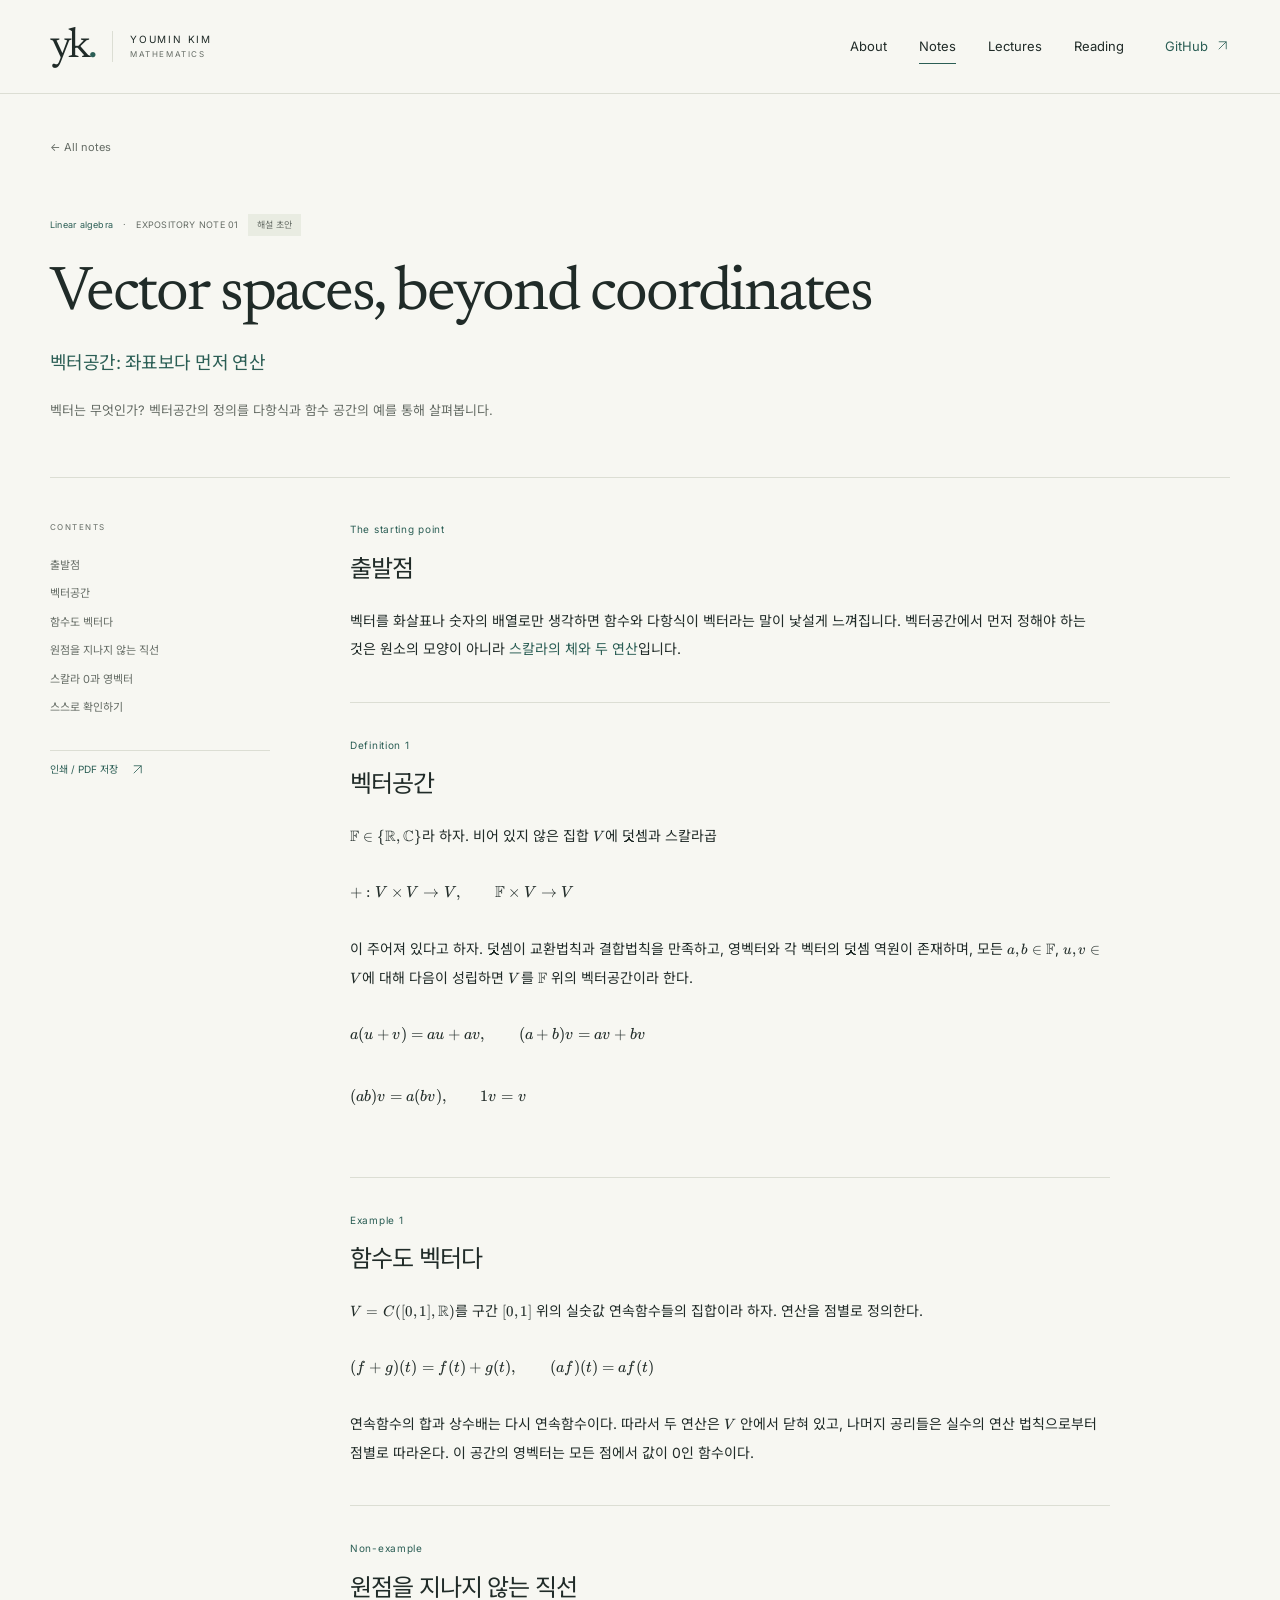
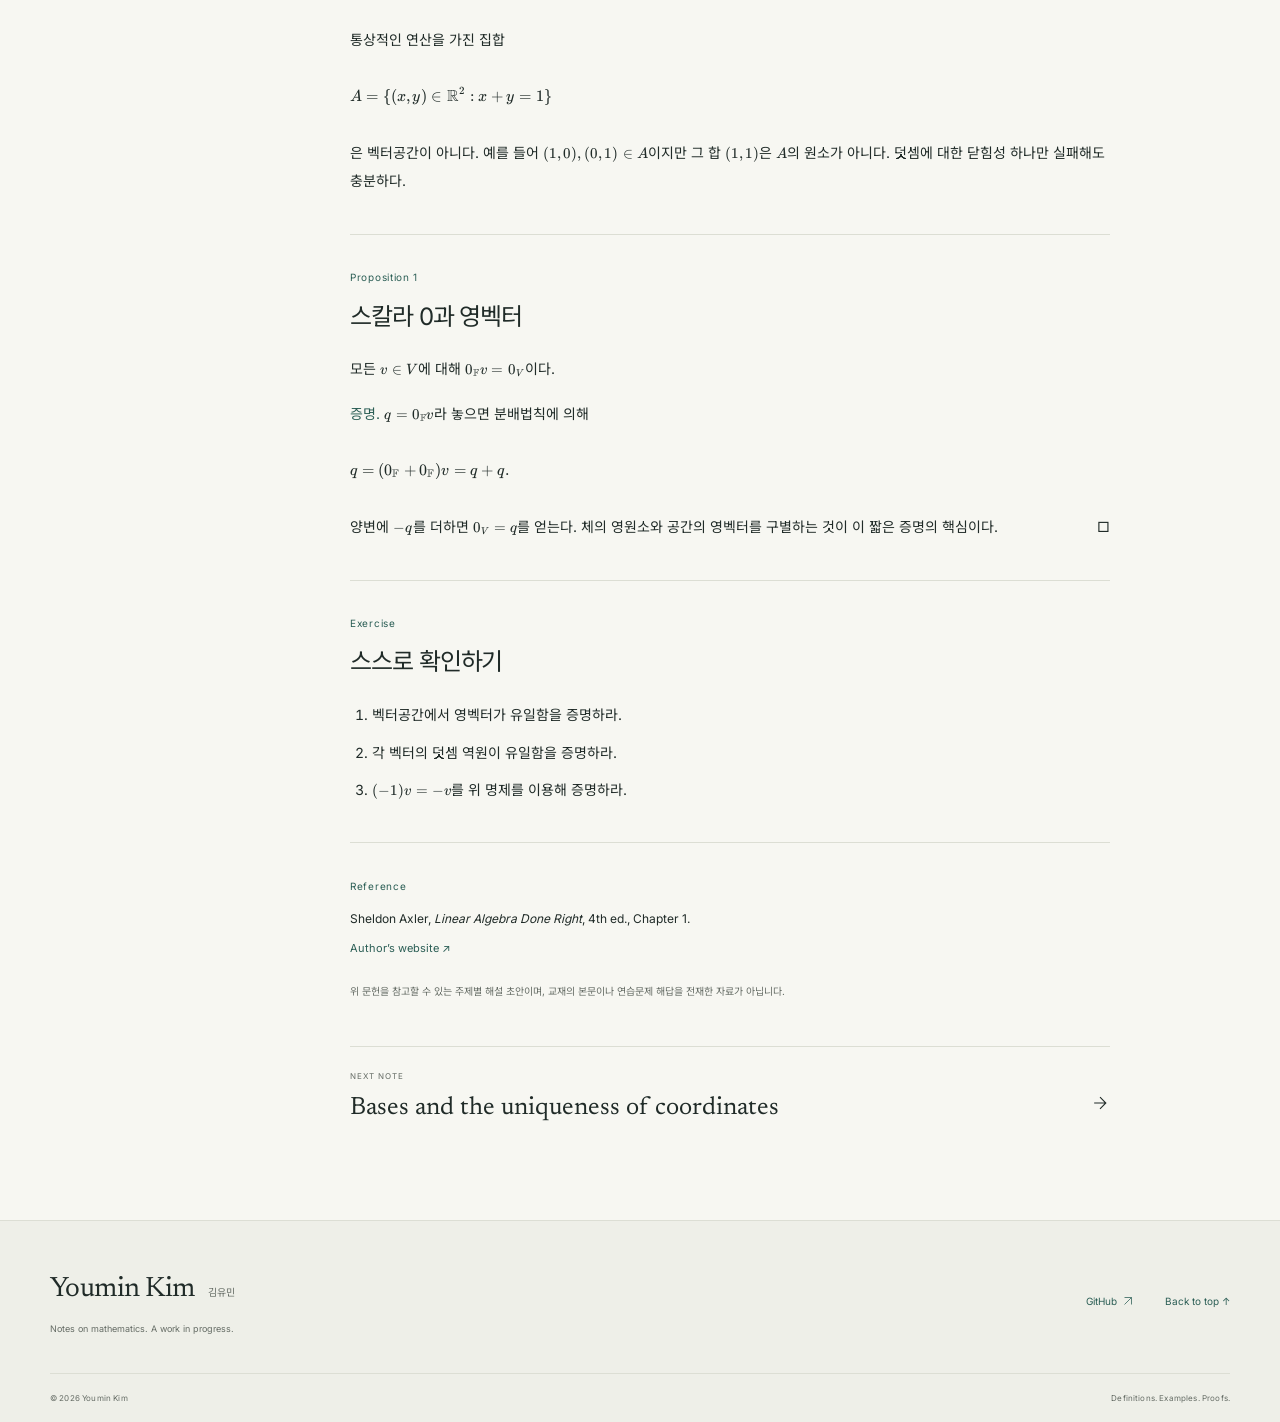
<file: notes/vector-spaces.html>
<!doctype html><html lang="ko"><head><meta charset="utf-8"><meta name="viewport" content="width=device-width,initial-scale=1"><meta name="color-scheme" content="light"><title>벡터공간: 좌표보다 먼저 연산 · Youmin Kim</title><meta name="description" content="벡터는 무엇인가? 벡터공간의 정의를 다항식과 함수 공간의 예를 통해 살펴봅니다."><meta property="og:title" content="벡터공간: 좌표보다 먼저 연산 · Youmin Kim"><meta property="og:description" content="벡터는 무엇인가? 벡터공간의 정의를 다항식과 함수 공간의 예를 통해 살펴봅니다."><meta property="og:type" content="website"><meta name="theme-color" content="#f7f7f2"><link rel="icon" href="../assets/favicon.svg" type="image/svg+xml"><link rel="preload" href="../assets/fonts/newsreader.woff" as="font" type="font/woff" crossorigin><link rel="stylesheet" href="../assets/site.css"><link rel="stylesheet" href="../assets/katex/katex.min.css"><script defer src="../assets/site.js"></script></head><body id="top"><a class="skip-link" href="#main">본문으로 바로 가기</a>
<header class="site-header"><div class="shell header-inner">
<a class="wordmark" href="../index.html" aria-label="Youmin Kim 홈"><span class="monogram">yk<span>.</span></span><span class="wordmark-title">YOUMIN KIM<span>MATHEMATICS</span></span></a>
<button class="menu-toggle" aria-expanded="false" aria-controls="site-nav"><span>Menu</span><span class="menu-lines" aria-hidden="true"></span></button>
<nav class="site-nav" id="site-nav" aria-label="주 메뉴"><a href="../index.html#about">About</a><a href="../index.html#notes" aria-current="page">Notes</a><a href="../index.html#lectures">Lectures</a><a href="../index.html#reading">Reading</a><a class="nav-github" href="https://github.com/kim-youmin" target="_blank" rel="noopener noreferrer">GitHub <svg viewBox="0 0 24 24" fill="none" aria-hidden="true"><path d="M6 18 18 6M6 6h12v12"/></svg><span class="sr-only">(새 창)</span></a></nav></div></header><main id="main" class="shell article-shell"><a class="back-link" href="../index.html#notes">← All notes</a><header class="article-header"><div class="meta"><span>Linear algebra</span><span>·</span><span>EXPOSITORY NOTE 01</span><span class="draft">해설 초안</span></div><h1>Vector spaces, beyond coordinates</h1><p class="article-ko">벡터공간: 좌표보다 먼저 연산</p><p class="article-abstract">벡터는 무엇인가? 벡터공간의 정의를 다항식과 함수 공간의 예를 통해 살펴봅니다.</p></header><div class="article-layout"><aside class="article-toc"><span class="eyebrow">CONTENTS</span><nav aria-label="이 노트의 목차"><a href="#question">출발점</a><a href="#definition">벡터공간</a><a href="#example">함수도 벡터다</a><a href="#nonexample">원점을 지나지 않는 직선</a><a href="#proof">스칼라 0과 영벡터</a><a href="#exercise">스스로 확인하기</a></nav><button class="print-button" data-print>인쇄 / PDF 저장 <svg viewBox="0 0 24 24" fill="none" aria-hidden="true"><path d="M6 18 18 6M6 6h12v12"/></svg></button></aside><article class="article-body"><section class="article-section" id="question"><span class="article-label">The starting point</span><h2>출발점</h2><p>벡터를 화살표나 숫자의 배열로만 생각하면 함수와 다항식이 벡터라는 말이 낯설게 느껴집니다. 벡터공간에서 먼저 정해야 하는 것은 원소의 모양이 아니라 <em>스칼라의 체와 두 연산</em>입니다.</p></section><section class="article-section" id="definition"><span class="article-label">Definition 1</span><h2>벡터공간</h2><p><span class="math"><span class="katex"><span class="katex-mathml"><math xmlns="http://www.w3.org/1998/Math/MathML"><semantics><mrow><mi mathvariant="double-struck">F</mi><mo>∈</mo><mo stretchy="false">{</mo><mi mathvariant="double-struck">R</mi><mo separator="true">,</mo><mi mathvariant="double-struck">C</mi><mo stretchy="false">}</mo></mrow><annotation encoding="application/x-tex">\mathbb F\in\{\mathbb R,\mathbb C\}</annotation></semantics></math></span><span class="katex-html" aria-hidden="true"><span class="base"><span class="strut" style="height:0.728em;vertical-align:-0.0391em;"></span><span class="mord mathbb">F</span><span class="mspace" style="margin-right:0.2778em;"></span><span class="mrel">∈</span><span class="mspace" style="margin-right:0.2778em;"></span></span><span class="base"><span class="strut" style="height:1em;vertical-align:-0.25em;"></span><span class="mopen">{</span><span class="mord mathbb">R</span><span class="mpunct">,</span><span class="mspace" style="margin-right:0.1667em;"></span><span class="mord mathbb">C</span><span class="mclose">}</span></span></span></span></span>라 하자. 비어 있지 않은 집합 <span class="math"><span class="katex"><span class="katex-mathml"><math xmlns="http://www.w3.org/1998/Math/MathML"><semantics><mrow><mi>V</mi></mrow><annotation encoding="application/x-tex">V</annotation></semantics></math></span><span class="katex-html" aria-hidden="true"><span class="base"><span class="strut" style="height:0.6833em;"></span><span class="mord mathnormal" style="margin-right:0.22222em;">V</span></span></span></span></span>에 덧셈과 스칼라곱</p><div class="math"><span class="katex-display"><span class="katex"><span class="katex-mathml"><math xmlns="http://www.w3.org/1998/Math/MathML" display="block"><semantics><mrow><mo>+</mo><mo>:</mo><mi>V</mi><mo>×</mo><mi>V</mi><mo>→</mo><mi>V</mi><mo separator="true">,</mo><mspace width="2em"/><mi mathvariant="double-struck">F</mi><mo>×</mo><mi>V</mi><mo>→</mo><mi>V</mi></mrow><annotation encoding="application/x-tex">+:V\times V\to V,\qquad \mathbb F\times V\to V</annotation></semantics></math></span><span class="katex-html" aria-hidden="true"><span class="base"><span class="strut" style="height:0.6667em;vertical-align:-0.0833em;"></span><span class="mord">+</span><span class="mspace" style="margin-right:0.2778em;"></span><span class="mrel">:</span><span class="mspace" style="margin-right:0.2778em;"></span></span><span class="base"><span class="strut" style="height:0.7667em;vertical-align:-0.0833em;"></span><span class="mord mathnormal" style="margin-right:0.22222em;">V</span><span class="mspace" style="margin-right:0.2222em;"></span><span class="mbin">×</span><span class="mspace" style="margin-right:0.2222em;"></span></span><span class="base"><span class="strut" style="height:0.6833em;"></span><span class="mord mathnormal" style="margin-right:0.22222em;">V</span><span class="mspace" style="margin-right:0.2778em;"></span><span class="mrel">→</span><span class="mspace" style="margin-right:0.2778em;"></span></span><span class="base"><span class="strut" style="height:0.8833em;vertical-align:-0.1944em;"></span><span class="mord mathnormal" style="margin-right:0.22222em;">V</span><span class="mpunct">,</span><span class="mspace" style="margin-right:2em;"></span><span class="mspace" style="margin-right:0.1667em;"></span><span class="mord mathbb">F</span><span class="mspace" style="margin-right:0.2222em;"></span><span class="mbin">×</span><span class="mspace" style="margin-right:0.2222em;"></span></span><span class="base"><span class="strut" style="height:0.6833em;"></span><span class="mord mathnormal" style="margin-right:0.22222em;">V</span><span class="mspace" style="margin-right:0.2778em;"></span><span class="mrel">→</span><span class="mspace" style="margin-right:0.2778em;"></span></span><span class="base"><span class="strut" style="height:0.6833em;"></span><span class="mord mathnormal" style="margin-right:0.22222em;">V</span></span></span></span></span></div><p>이 주어져 있다고 하자. 덧셈이 교환법칙과 결합법칙을 만족하고, 영벡터와 각 벡터의 덧셈 역원이 존재하며, 모든 <span class="math"><span class="katex"><span class="katex-mathml"><math xmlns="http://www.w3.org/1998/Math/MathML"><semantics><mrow><mi>a</mi><mo separator="true">,</mo><mi>b</mi><mo>∈</mo><mi mathvariant="double-struck">F</mi></mrow><annotation encoding="application/x-tex">a,b\in\mathbb F</annotation></semantics></math></span><span class="katex-html" aria-hidden="true"><span class="base"><span class="strut" style="height:0.8889em;vertical-align:-0.1944em;"></span><span class="mord mathnormal">a</span><span class="mpunct">,</span><span class="mspace" style="margin-right:0.1667em;"></span><span class="mord mathnormal">b</span><span class="mspace" style="margin-right:0.2778em;"></span><span class="mrel">∈</span><span class="mspace" style="margin-right:0.2778em;"></span></span><span class="base"><span class="strut" style="height:0.6889em;"></span><span class="mord mathbb">F</span></span></span></span></span>, <span class="math"><span class="katex"><span class="katex-mathml"><math xmlns="http://www.w3.org/1998/Math/MathML"><semantics><mrow><mi>u</mi><mo separator="true">,</mo><mi>v</mi><mo>∈</mo><mi>V</mi></mrow><annotation encoding="application/x-tex">u,v\in V</annotation></semantics></math></span><span class="katex-html" aria-hidden="true"><span class="base"><span class="strut" style="height:0.7335em;vertical-align:-0.1944em;"></span><span class="mord mathnormal">u</span><span class="mpunct">,</span><span class="mspace" style="margin-right:0.1667em;"></span><span class="mord mathnormal" style="margin-right:0.03588em;">v</span><span class="mspace" style="margin-right:0.2778em;"></span><span class="mrel">∈</span><span class="mspace" style="margin-right:0.2778em;"></span></span><span class="base"><span class="strut" style="height:0.6833em;"></span><span class="mord mathnormal" style="margin-right:0.22222em;">V</span></span></span></span></span>에 대해 다음이 성립하면 <span class="math"><span class="katex"><span class="katex-mathml"><math xmlns="http://www.w3.org/1998/Math/MathML"><semantics><mrow><mi>V</mi></mrow><annotation encoding="application/x-tex">V</annotation></semantics></math></span><span class="katex-html" aria-hidden="true"><span class="base"><span class="strut" style="height:0.6833em;"></span><span class="mord mathnormal" style="margin-right:0.22222em;">V</span></span></span></span></span>를 <span class="math"><span class="katex"><span class="katex-mathml"><math xmlns="http://www.w3.org/1998/Math/MathML"><semantics><mrow><mi mathvariant="double-struck">F</mi></mrow><annotation encoding="application/x-tex">\mathbb F</annotation></semantics></math></span><span class="katex-html" aria-hidden="true"><span class="base"><span class="strut" style="height:0.6889em;"></span><span class="mord mathbb">F</span></span></span></span></span> 위의 벡터공간이라 한다.</p><div class="math"><span class="katex-display"><span class="katex"><span class="katex-mathml"><math xmlns="http://www.w3.org/1998/Math/MathML" display="block"><semantics><mrow><mi>a</mi><mo stretchy="false">(</mo><mi>u</mi><mo>+</mo><mi>v</mi><mo stretchy="false">)</mo><mo>=</mo><mi>a</mi><mi>u</mi><mo>+</mo><mi>a</mi><mi>v</mi><mo separator="true">,</mo><mspace width="2em"/><mo stretchy="false">(</mo><mi>a</mi><mo>+</mo><mi>b</mi><mo stretchy="false">)</mo><mi>v</mi><mo>=</mo><mi>a</mi><mi>v</mi><mo>+</mo><mi>b</mi><mi>v</mi></mrow><annotation encoding="application/x-tex">a(u+v)=au+av,\qquad (a+b)v=av+bv</annotation></semantics></math></span><span class="katex-html" aria-hidden="true"><span class="base"><span class="strut" style="height:1em;vertical-align:-0.25em;"></span><span class="mord mathnormal">a</span><span class="mopen">(</span><span class="mord mathnormal">u</span><span class="mspace" style="margin-right:0.2222em;"></span><span class="mbin">+</span><span class="mspace" style="margin-right:0.2222em;"></span></span><span class="base"><span class="strut" style="height:1em;vertical-align:-0.25em;"></span><span class="mord mathnormal" style="margin-right:0.03588em;">v</span><span class="mclose">)</span><span class="mspace" style="margin-right:0.2778em;"></span><span class="mrel">=</span><span class="mspace" style="margin-right:0.2778em;"></span></span><span class="base"><span class="strut" style="height:0.6667em;vertical-align:-0.0833em;"></span><span class="mord mathnormal">a</span><span class="mord mathnormal">u</span><span class="mspace" style="margin-right:0.2222em;"></span><span class="mbin">+</span><span class="mspace" style="margin-right:0.2222em;"></span></span><span class="base"><span class="strut" style="height:1em;vertical-align:-0.25em;"></span><span class="mord mathnormal">a</span><span class="mord mathnormal" style="margin-right:0.03588em;">v</span><span class="mpunct">,</span><span class="mspace" style="margin-right:2em;"></span><span class="mspace" style="margin-right:0.1667em;"></span><span class="mopen">(</span><span class="mord mathnormal">a</span><span class="mspace" style="margin-right:0.2222em;"></span><span class="mbin">+</span><span class="mspace" style="margin-right:0.2222em;"></span></span><span class="base"><span class="strut" style="height:1em;vertical-align:-0.25em;"></span><span class="mord mathnormal">b</span><span class="mclose">)</span><span class="mord mathnormal" style="margin-right:0.03588em;">v</span><span class="mspace" style="margin-right:0.2778em;"></span><span class="mrel">=</span><span class="mspace" style="margin-right:0.2778em;"></span></span><span class="base"><span class="strut" style="height:0.6667em;vertical-align:-0.0833em;"></span><span class="mord mathnormal">a</span><span class="mord mathnormal" style="margin-right:0.03588em;">v</span><span class="mspace" style="margin-right:0.2222em;"></span><span class="mbin">+</span><span class="mspace" style="margin-right:0.2222em;"></span></span><span class="base"><span class="strut" style="height:0.6944em;"></span><span class="mord mathnormal">b</span><span class="mord mathnormal" style="margin-right:0.03588em;">v</span></span></span></span></span></div><div class="math"><span class="katex-display"><span class="katex"><span class="katex-mathml"><math xmlns="http://www.w3.org/1998/Math/MathML" display="block"><semantics><mrow><mo stretchy="false">(</mo><mi>a</mi><mi>b</mi><mo stretchy="false">)</mo><mi>v</mi><mo>=</mo><mi>a</mi><mo stretchy="false">(</mo><mi>b</mi><mi>v</mi><mo stretchy="false">)</mo><mo separator="true">,</mo><mspace width="2em"/><mn>1</mn><mi>v</mi><mo>=</mo><mi>v</mi></mrow><annotation encoding="application/x-tex">(ab)v=a(bv),\qquad 1v=v</annotation></semantics></math></span><span class="katex-html" aria-hidden="true"><span class="base"><span class="strut" style="height:1em;vertical-align:-0.25em;"></span><span class="mopen">(</span><span class="mord mathnormal">ab</span><span class="mclose">)</span><span class="mord mathnormal" style="margin-right:0.03588em;">v</span><span class="mspace" style="margin-right:0.2778em;"></span><span class="mrel">=</span><span class="mspace" style="margin-right:0.2778em;"></span></span><span class="base"><span class="strut" style="height:1em;vertical-align:-0.25em;"></span><span class="mord mathnormal">a</span><span class="mopen">(</span><span class="mord mathnormal">b</span><span class="mord mathnormal" style="margin-right:0.03588em;">v</span><span class="mclose">)</span><span class="mpunct">,</span><span class="mspace" style="margin-right:2em;"></span><span class="mspace" style="margin-right:0.1667em;"></span><span class="mord">1</span><span class="mord mathnormal" style="margin-right:0.03588em;">v</span><span class="mspace" style="margin-right:0.2778em;"></span><span class="mrel">=</span><span class="mspace" style="margin-right:0.2778em;"></span></span><span class="base"><span class="strut" style="height:0.4306em;"></span><span class="mord mathnormal" style="margin-right:0.03588em;">v</span></span></span></span></span></div></section><section class="article-section" id="example"><span class="article-label">Example 1</span><h2>함수도 벡터다</h2><p><span class="math"><span class="katex"><span class="katex-mathml"><math xmlns="http://www.w3.org/1998/Math/MathML"><semantics><mrow><mi>V</mi><mo>=</mo><mi>C</mi><mo stretchy="false">(</mo><mo stretchy="false">[</mo><mn>0</mn><mo separator="true">,</mo><mn>1</mn><mo stretchy="false">]</mo><mo separator="true">,</mo><mi mathvariant="double-struck">R</mi><mo stretchy="false">)</mo></mrow><annotation encoding="application/x-tex">V=C([0,1],\mathbb R)</annotation></semantics></math></span><span class="katex-html" aria-hidden="true"><span class="base"><span class="strut" style="height:0.6833em;"></span><span class="mord mathnormal" style="margin-right:0.22222em;">V</span><span class="mspace" style="margin-right:0.2778em;"></span><span class="mrel">=</span><span class="mspace" style="margin-right:0.2778em;"></span></span><span class="base"><span class="strut" style="height:1em;vertical-align:-0.25em;"></span><span class="mord mathnormal" style="margin-right:0.07153em;">C</span><span class="mopen">([</span><span class="mord">0</span><span class="mpunct">,</span><span class="mspace" style="margin-right:0.1667em;"></span><span class="mord">1</span><span class="mclose">]</span><span class="mpunct">,</span><span class="mspace" style="margin-right:0.1667em;"></span><span class="mord mathbb">R</span><span class="mclose">)</span></span></span></span></span>를 구간 <span class="math"><span class="katex"><span class="katex-mathml"><math xmlns="http://www.w3.org/1998/Math/MathML"><semantics><mrow><mo stretchy="false">[</mo><mn>0</mn><mo separator="true">,</mo><mn>1</mn><mo stretchy="false">]</mo></mrow><annotation encoding="application/x-tex">[0,1]</annotation></semantics></math></span><span class="katex-html" aria-hidden="true"><span class="base"><span class="strut" style="height:1em;vertical-align:-0.25em;"></span><span class="mopen">[</span><span class="mord">0</span><span class="mpunct">,</span><span class="mspace" style="margin-right:0.1667em;"></span><span class="mord">1</span><span class="mclose">]</span></span></span></span></span> 위의 실숫값 연속함수들의 집합이라 하자. 연산을 점별로 정의한다.</p><div class="math"><span class="katex-display"><span class="katex"><span class="katex-mathml"><math xmlns="http://www.w3.org/1998/Math/MathML" display="block"><semantics><mrow><mo stretchy="false">(</mo><mi>f</mi><mo>+</mo><mi>g</mi><mo stretchy="false">)</mo><mo stretchy="false">(</mo><mi>t</mi><mo stretchy="false">)</mo><mo>=</mo><mi>f</mi><mo stretchy="false">(</mo><mi>t</mi><mo stretchy="false">)</mo><mo>+</mo><mi>g</mi><mo stretchy="false">(</mo><mi>t</mi><mo stretchy="false">)</mo><mo separator="true">,</mo><mspace width="2em"/><mo stretchy="false">(</mo><mi>a</mi><mi>f</mi><mo stretchy="false">)</mo><mo stretchy="false">(</mo><mi>t</mi><mo stretchy="false">)</mo><mo>=</mo><mi>a</mi><mi>f</mi><mo stretchy="false">(</mo><mi>t</mi><mo stretchy="false">)</mo></mrow><annotation encoding="application/x-tex">(f+g)(t)=f(t)+g(t),\qquad (af)(t)=af(t)</annotation></semantics></math></span><span class="katex-html" aria-hidden="true"><span class="base"><span class="strut" style="height:1em;vertical-align:-0.25em;"></span><span class="mopen">(</span><span class="mord mathnormal" style="margin-right:0.10764em;">f</span><span class="mspace" style="margin-right:0.2222em;"></span><span class="mbin">+</span><span class="mspace" style="margin-right:0.2222em;"></span></span><span class="base"><span class="strut" style="height:1em;vertical-align:-0.25em;"></span><span class="mord mathnormal" style="margin-right:0.03588em;">g</span><span class="mclose">)</span><span class="mopen">(</span><span class="mord mathnormal">t</span><span class="mclose">)</span><span class="mspace" style="margin-right:0.2778em;"></span><span class="mrel">=</span><span class="mspace" style="margin-right:0.2778em;"></span></span><span class="base"><span class="strut" style="height:1em;vertical-align:-0.25em;"></span><span class="mord mathnormal" style="margin-right:0.10764em;">f</span><span class="mopen">(</span><span class="mord mathnormal">t</span><span class="mclose">)</span><span class="mspace" style="margin-right:0.2222em;"></span><span class="mbin">+</span><span class="mspace" style="margin-right:0.2222em;"></span></span><span class="base"><span class="strut" style="height:1em;vertical-align:-0.25em;"></span><span class="mord mathnormal" style="margin-right:0.03588em;">g</span><span class="mopen">(</span><span class="mord mathnormal">t</span><span class="mclose">)</span><span class="mpunct">,</span><span class="mspace" style="margin-right:2em;"></span><span class="mspace" style="margin-right:0.1667em;"></span><span class="mopen">(</span><span class="mord mathnormal">a</span><span class="mord mathnormal" style="margin-right:0.10764em;">f</span><span class="mclose">)</span><span class="mopen">(</span><span class="mord mathnormal">t</span><span class="mclose">)</span><span class="mspace" style="margin-right:0.2778em;"></span><span class="mrel">=</span><span class="mspace" style="margin-right:0.2778em;"></span></span><span class="base"><span class="strut" style="height:1em;vertical-align:-0.25em;"></span><span class="mord mathnormal">a</span><span class="mord mathnormal" style="margin-right:0.10764em;">f</span><span class="mopen">(</span><span class="mord mathnormal">t</span><span class="mclose">)</span></span></span></span></span></div><p>연속함수의 합과 상수배는 다시 연속함수이다. 따라서 두 연산은 <span class="math"><span class="katex"><span class="katex-mathml"><math xmlns="http://www.w3.org/1998/Math/MathML"><semantics><mrow><mi>V</mi></mrow><annotation encoding="application/x-tex">V</annotation></semantics></math></span><span class="katex-html" aria-hidden="true"><span class="base"><span class="strut" style="height:0.6833em;"></span><span class="mord mathnormal" style="margin-right:0.22222em;">V</span></span></span></span></span> 안에서 닫혀 있고, 나머지 공리들은 실수의 연산 법칙으로부터 점별로 따라온다. 이 공간의 영벡터는 모든 점에서 값이 0인 함수이다.</p></section><section class="article-section" id="nonexample"><span class="article-label">Non-example</span><h2>원점을 지나지 않는 직선</h2><p>통상적인 연산을 가진 집합</p><div class="math"><span class="katex-display"><span class="katex"><span class="katex-mathml"><math xmlns="http://www.w3.org/1998/Math/MathML" display="block"><semantics><mrow><mi>A</mi><mo>=</mo><mo stretchy="false">{</mo><mo stretchy="false">(</mo><mi>x</mi><mo separator="true">,</mo><mi>y</mi><mo stretchy="false">)</mo><mo>∈</mo><msup><mi mathvariant="double-struck">R</mi><mn>2</mn></msup><mo>:</mo><mi>x</mi><mo>+</mo><mi>y</mi><mo>=</mo><mn>1</mn><mo stretchy="false">}</mo></mrow><annotation encoding="application/x-tex">A=\{(x,y)\in\mathbb R^2:x+y=1\}</annotation></semantics></math></span><span class="katex-html" aria-hidden="true"><span class="base"><span class="strut" style="height:0.6833em;"></span><span class="mord mathnormal">A</span><span class="mspace" style="margin-right:0.2778em;"></span><span class="mrel">=</span><span class="mspace" style="margin-right:0.2778em;"></span></span><span class="base"><span class="strut" style="height:1em;vertical-align:-0.25em;"></span><span class="mopen">{(</span><span class="mord mathnormal">x</span><span class="mpunct">,</span><span class="mspace" style="margin-right:0.1667em;"></span><span class="mord mathnormal" style="margin-right:0.03588em;">y</span><span class="mclose">)</span><span class="mspace" style="margin-right:0.2778em;"></span><span class="mrel">∈</span><span class="mspace" style="margin-right:0.2778em;"></span></span><span class="base"><span class="strut" style="height:0.8641em;"></span><span class="mord"><span class="mord mathbb">R</span><span class="msupsub"><span class="vlist-t"><span class="vlist-r"><span class="vlist" style="height:0.8641em;"><span style="top:-3.113em;margin-right:0.05em;"><span class="pstrut" style="height:2.7em;"></span><span class="sizing reset-size6 size3 mtight"><span class="mord mtight">2</span></span></span></span></span></span></span></span><span class="mspace" style="margin-right:0.2778em;"></span><span class="mrel">:</span><span class="mspace" style="margin-right:0.2778em;"></span></span><span class="base"><span class="strut" style="height:0.6667em;vertical-align:-0.0833em;"></span><span class="mord mathnormal">x</span><span class="mspace" style="margin-right:0.2222em;"></span><span class="mbin">+</span><span class="mspace" style="margin-right:0.2222em;"></span></span><span class="base"><span class="strut" style="height:0.625em;vertical-align:-0.1944em;"></span><span class="mord mathnormal" style="margin-right:0.03588em;">y</span><span class="mspace" style="margin-right:0.2778em;"></span><span class="mrel">=</span><span class="mspace" style="margin-right:0.2778em;"></span></span><span class="base"><span class="strut" style="height:1em;vertical-align:-0.25em;"></span><span class="mord">1</span><span class="mclose">}</span></span></span></span></span></div><p>은 벡터공간이 아니다. 예를 들어 <span class="math"><span class="katex"><span class="katex-mathml"><math xmlns="http://www.w3.org/1998/Math/MathML"><semantics><mrow><mo stretchy="false">(</mo><mn>1</mn><mo separator="true">,</mo><mn>0</mn><mo stretchy="false">)</mo><mo separator="true">,</mo><mo stretchy="false">(</mo><mn>0</mn><mo separator="true">,</mo><mn>1</mn><mo stretchy="false">)</mo><mo>∈</mo><mi>A</mi></mrow><annotation encoding="application/x-tex">(1,0),(0,1)\in A</annotation></semantics></math></span><span class="katex-html" aria-hidden="true"><span class="base"><span class="strut" style="height:1em;vertical-align:-0.25em;"></span><span class="mopen">(</span><span class="mord">1</span><span class="mpunct">,</span><span class="mspace" style="margin-right:0.1667em;"></span><span class="mord">0</span><span class="mclose">)</span><span class="mpunct">,</span><span class="mspace" style="margin-right:0.1667em;"></span><span class="mopen">(</span><span class="mord">0</span><span class="mpunct">,</span><span class="mspace" style="margin-right:0.1667em;"></span><span class="mord">1</span><span class="mclose">)</span><span class="mspace" style="margin-right:0.2778em;"></span><span class="mrel">∈</span><span class="mspace" style="margin-right:0.2778em;"></span></span><span class="base"><span class="strut" style="height:0.6833em;"></span><span class="mord mathnormal">A</span></span></span></span></span>이지만 그 합 <span class="math"><span class="katex"><span class="katex-mathml"><math xmlns="http://www.w3.org/1998/Math/MathML"><semantics><mrow><mo stretchy="false">(</mo><mn>1</mn><mo separator="true">,</mo><mn>1</mn><mo stretchy="false">)</mo></mrow><annotation encoding="application/x-tex">(1,1)</annotation></semantics></math></span><span class="katex-html" aria-hidden="true"><span class="base"><span class="strut" style="height:1em;vertical-align:-0.25em;"></span><span class="mopen">(</span><span class="mord">1</span><span class="mpunct">,</span><span class="mspace" style="margin-right:0.1667em;"></span><span class="mord">1</span><span class="mclose">)</span></span></span></span></span>은 <span class="math"><span class="katex"><span class="katex-mathml"><math xmlns="http://www.w3.org/1998/Math/MathML"><semantics><mrow><mi>A</mi></mrow><annotation encoding="application/x-tex">A</annotation></semantics></math></span><span class="katex-html" aria-hidden="true"><span class="base"><span class="strut" style="height:0.6833em;"></span><span class="mord mathnormal">A</span></span></span></span></span>의 원소가 아니다. 덧셈에 대한 닫힘성 하나만 실패해도 충분하다.</p></section><section class="article-section" id="proof"><span class="article-label">Proposition 1</span><h2>스칼라 0과 영벡터</h2><p>모든 <span class="math"><span class="katex"><span class="katex-mathml"><math xmlns="http://www.w3.org/1998/Math/MathML"><semantics><mrow><mi>v</mi><mo>∈</mo><mi>V</mi></mrow><annotation encoding="application/x-tex">v\in V</annotation></semantics></math></span><span class="katex-html" aria-hidden="true"><span class="base"><span class="strut" style="height:0.5782em;vertical-align:-0.0391em;"></span><span class="mord mathnormal" style="margin-right:0.03588em;">v</span><span class="mspace" style="margin-right:0.2778em;"></span><span class="mrel">∈</span><span class="mspace" style="margin-right:0.2778em;"></span></span><span class="base"><span class="strut" style="height:0.6833em;"></span><span class="mord mathnormal" style="margin-right:0.22222em;">V</span></span></span></span></span>에 대해 <span class="math"><span class="katex"><span class="katex-mathml"><math xmlns="http://www.w3.org/1998/Math/MathML"><semantics><mrow><msub><mn>0</mn><mi mathvariant="double-struck">F</mi></msub><mi>v</mi><mo>=</mo><msub><mn>0</mn><mi>V</mi></msub></mrow><annotation encoding="application/x-tex">0_{\mathbb F}v=0_V</annotation></semantics></math></span><span class="katex-html" aria-hidden="true"><span class="base"><span class="strut" style="height:0.7944em;vertical-align:-0.15em;"></span><span class="mord"><span class="mord">0</span><span class="msupsub"><span class="vlist-t vlist-t2"><span class="vlist-r"><span class="vlist" style="height:0.3322em;"><span style="top:-2.55em;margin-left:0em;margin-right:0.05em;"><span class="pstrut" style="height:2.7em;"></span><span class="sizing reset-size6 size3 mtight"><span class="mord mtight"><span class="mord mathbb mtight">F</span></span></span></span></span><span class="vlist-s">​</span></span><span class="vlist-r"><span class="vlist" style="height:0.15em;"><span></span></span></span></span></span></span><span class="mord mathnormal" style="margin-right:0.03588em;">v</span><span class="mspace" style="margin-right:0.2778em;"></span><span class="mrel">=</span><span class="mspace" style="margin-right:0.2778em;"></span></span><span class="base"><span class="strut" style="height:0.7944em;vertical-align:-0.15em;"></span><span class="mord"><span class="mord">0</span><span class="msupsub"><span class="vlist-t vlist-t2"><span class="vlist-r"><span class="vlist" style="height:0.3283em;"><span style="top:-2.55em;margin-left:0em;margin-right:0.05em;"><span class="pstrut" style="height:2.7em;"></span><span class="sizing reset-size6 size3 mtight"><span class="mord mathnormal mtight" style="margin-right:0.22222em;">V</span></span></span></span><span class="vlist-s">​</span></span><span class="vlist-r"><span class="vlist" style="height:0.15em;"><span></span></span></span></span></span></span></span></span></span></span>이다.</p><p><em>증명.</em> <span class="math"><span class="katex"><span class="katex-mathml"><math xmlns="http://www.w3.org/1998/Math/MathML"><semantics><mrow><mi>q</mi><mo>=</mo><msub><mn>0</mn><mi mathvariant="double-struck">F</mi></msub><mi>v</mi></mrow><annotation encoding="application/x-tex">q=0_{\mathbb F}v</annotation></semantics></math></span><span class="katex-html" aria-hidden="true"><span class="base"><span class="strut" style="height:0.625em;vertical-align:-0.1944em;"></span><span class="mord mathnormal" style="margin-right:0.03588em;">q</span><span class="mspace" style="margin-right:0.2778em;"></span><span class="mrel">=</span><span class="mspace" style="margin-right:0.2778em;"></span></span><span class="base"><span class="strut" style="height:0.7944em;vertical-align:-0.15em;"></span><span class="mord"><span class="mord">0</span><span class="msupsub"><span class="vlist-t vlist-t2"><span class="vlist-r"><span class="vlist" style="height:0.3322em;"><span style="top:-2.55em;margin-left:0em;margin-right:0.05em;"><span class="pstrut" style="height:2.7em;"></span><span class="sizing reset-size6 size3 mtight"><span class="mord mtight"><span class="mord mathbb mtight">F</span></span></span></span></span><span class="vlist-s">​</span></span><span class="vlist-r"><span class="vlist" style="height:0.15em;"><span></span></span></span></span></span></span><span class="mord mathnormal" style="margin-right:0.03588em;">v</span></span></span></span></span>라 놓으면 분배법칙에 의해</p><div class="math"><span class="katex-display"><span class="katex"><span class="katex-mathml"><math xmlns="http://www.w3.org/1998/Math/MathML" display="block"><semantics><mrow><mi>q</mi><mo>=</mo><mo stretchy="false">(</mo><msub><mn>0</mn><mi mathvariant="double-struck">F</mi></msub><mo>+</mo><msub><mn>0</mn><mi mathvariant="double-struck">F</mi></msub><mo stretchy="false">)</mo><mi>v</mi><mo>=</mo><mi>q</mi><mo>+</mo><mi>q</mi><mi mathvariant="normal">.</mi></mrow><annotation encoding="application/x-tex">q=(0_{\mathbb F}+0_{\mathbb F})v=q+q.</annotation></semantics></math></span><span class="katex-html" aria-hidden="true"><span class="base"><span class="strut" style="height:0.625em;vertical-align:-0.1944em;"></span><span class="mord mathnormal" style="margin-right:0.03588em;">q</span><span class="mspace" style="margin-right:0.2778em;"></span><span class="mrel">=</span><span class="mspace" style="margin-right:0.2778em;"></span></span><span class="base"><span class="strut" style="height:1em;vertical-align:-0.25em;"></span><span class="mopen">(</span><span class="mord"><span class="mord">0</span><span class="msupsub"><span class="vlist-t vlist-t2"><span class="vlist-r"><span class="vlist" style="height:0.3322em;"><span style="top:-2.55em;margin-left:0em;margin-right:0.05em;"><span class="pstrut" style="height:2.7em;"></span><span class="sizing reset-size6 size3 mtight"><span class="mord mtight"><span class="mord mathbb mtight">F</span></span></span></span></span><span class="vlist-s">​</span></span><span class="vlist-r"><span class="vlist" style="height:0.15em;"><span></span></span></span></span></span></span><span class="mspace" style="margin-right:0.2222em;"></span><span class="mbin">+</span><span class="mspace" style="margin-right:0.2222em;"></span></span><span class="base"><span class="strut" style="height:1em;vertical-align:-0.25em;"></span><span class="mord"><span class="mord">0</span><span class="msupsub"><span class="vlist-t vlist-t2"><span class="vlist-r"><span class="vlist" style="height:0.3322em;"><span style="top:-2.55em;margin-left:0em;margin-right:0.05em;"><span class="pstrut" style="height:2.7em;"></span><span class="sizing reset-size6 size3 mtight"><span class="mord mtight"><span class="mord mathbb mtight">F</span></span></span></span></span><span class="vlist-s">​</span></span><span class="vlist-r"><span class="vlist" style="height:0.15em;"><span></span></span></span></span></span></span><span class="mclose">)</span><span class="mord mathnormal" style="margin-right:0.03588em;">v</span><span class="mspace" style="margin-right:0.2778em;"></span><span class="mrel">=</span><span class="mspace" style="margin-right:0.2778em;"></span></span><span class="base"><span class="strut" style="height:0.7778em;vertical-align:-0.1944em;"></span><span class="mord mathnormal" style="margin-right:0.03588em;">q</span><span class="mspace" style="margin-right:0.2222em;"></span><span class="mbin">+</span><span class="mspace" style="margin-right:0.2222em;"></span></span><span class="base"><span class="strut" style="height:0.625em;vertical-align:-0.1944em;"></span><span class="mord mathnormal" style="margin-right:0.03588em;">q</span><span class="mord">.</span></span></span></span></span></div><p>양변에 <span class="math"><span class="katex"><span class="katex-mathml"><math xmlns="http://www.w3.org/1998/Math/MathML"><semantics><mrow><mo>−</mo><mi>q</mi></mrow><annotation encoding="application/x-tex">-q</annotation></semantics></math></span><span class="katex-html" aria-hidden="true"><span class="base"><span class="strut" style="height:0.7778em;vertical-align:-0.1944em;"></span><span class="mord">−</span><span class="mord mathnormal" style="margin-right:0.03588em;">q</span></span></span></span></span>를 더하면 <span class="math"><span class="katex"><span class="katex-mathml"><math xmlns="http://www.w3.org/1998/Math/MathML"><semantics><mrow><msub><mn>0</mn><mi>V</mi></msub><mo>=</mo><mi>q</mi></mrow><annotation encoding="application/x-tex">0_V=q</annotation></semantics></math></span><span class="katex-html" aria-hidden="true"><span class="base"><span class="strut" style="height:0.7944em;vertical-align:-0.15em;"></span><span class="mord"><span class="mord">0</span><span class="msupsub"><span class="vlist-t vlist-t2"><span class="vlist-r"><span class="vlist" style="height:0.3283em;"><span style="top:-2.55em;margin-left:0em;margin-right:0.05em;"><span class="pstrut" style="height:2.7em;"></span><span class="sizing reset-size6 size3 mtight"><span class="mord mathnormal mtight" style="margin-right:0.22222em;">V</span></span></span></span><span class="vlist-s">​</span></span><span class="vlist-r"><span class="vlist" style="height:0.15em;"><span></span></span></span></span></span></span><span class="mspace" style="margin-right:0.2778em;"></span><span class="mrel">=</span><span class="mspace" style="margin-right:0.2778em;"></span></span><span class="base"><span class="strut" style="height:0.625em;vertical-align:-0.1944em;"></span><span class="mord mathnormal" style="margin-right:0.03588em;">q</span></span></span></span></span>를 얻는다. 체의 영원소와 공간의 영벡터를 구별하는 것이 이 짧은 증명의 핵심이다. <span class="qed">□</span></p></section><section class="article-section" id="exercise"><span class="article-label">Exercise</span><h2>스스로 확인하기</h2><ol><li>벡터공간에서 영벡터가 유일함을 증명하라.</li><li>각 벡터의 덧셈 역원이 유일함을 증명하라.</li><li><span class="math"><span class="katex"><span class="katex-mathml"><math xmlns="http://www.w3.org/1998/Math/MathML"><semantics><mrow><mo stretchy="false">(</mo><mo>−</mo><mn>1</mn><mo stretchy="false">)</mo><mi>v</mi><mo>=</mo><mo>−</mo><mi>v</mi></mrow><annotation encoding="application/x-tex">(-1)v=-v</annotation></semantics></math></span><span class="katex-html" aria-hidden="true"><span class="base"><span class="strut" style="height:1em;vertical-align:-0.25em;"></span><span class="mopen">(</span><span class="mord">−</span><span class="mord">1</span><span class="mclose">)</span><span class="mord mathnormal" style="margin-right:0.03588em;">v</span><span class="mspace" style="margin-right:0.2778em;"></span><span class="mrel">=</span><span class="mspace" style="margin-right:0.2778em;"></span></span><span class="base"><span class="strut" style="height:0.6667em;vertical-align:-0.0833em;"></span><span class="mord">−</span><span class="mord mathnormal" style="margin-right:0.03588em;">v</span></span></span></span></span>를 위 명제를 이용해 증명하라.</li></ol></section><section class="references"><span class="article-label">Reference</span><p>Sheldon Axler, <cite>Linear Algebra Done Right</cite>, 4th ed., Chapter 1.</p><a href="https://linear.axler.net/" target="_blank" rel="noopener noreferrer">Author’s website ↗<span class="sr-only">(새 창)</span></a><p class="editorial-note">위 문헌을 참고할 수 있는 주제별 해설 초안이며, 교재의 본문이나 연습문제 해답을 전재한 자료가 아닙니다.</p></section><a class="next-note" href="bases-and-coordinates.html"><span>NEXT NOTE</span><strong>Bases and the uniqueness of coordinates</strong><svg viewBox="0 0 24 24" fill="none" aria-hidden="true"><path d="M5 12h14M12 5l7 7-7 7"/></svg></a></article></div></main><footer class="site-footer"><div class="shell footer-main"><div><a class="footer-name" href="../index.html">Youmin Kim<span>김유민</span></a><p>Notes on mathematics. A work in progress.</p></div><div class="footer-links"><a href="https://github.com/kim-youmin" target="_blank" rel="noopener noreferrer">GitHub <svg viewBox="0 0 24 24" fill="none" aria-hidden="true"><path d="M6 18 18 6M6 6h12v12"/></svg><span class="sr-only">(새 창)</span></a><a href="#top">Back to top ↑</a></div></div><div class="shell footer-bottom"><span>© 2026 Youmin Kim</span><span>Definitions. Examples. Proofs.</span></div></footer></body></html>
</file>
<file: assets/site.css>
@font-face{font-family:Newsreader;src:url('fonts/newsreader.woff') format('woff');font-style:normal;font-weight:400 600;font-display:swap}
@font-face{font-family:Newsreader;src:url('fonts/newsreader-italic.woff') format('woff');font-style:italic;font-weight:400 600;font-display:swap}
@font-face{font-family:Inter;src:url('fonts/inter.woff') format('woff');font-style:normal;font-weight:400 600;font-display:swap}
@font-face{font-family:'Youmin Sans KR';src:url('fonts/korean.woff') format('woff');font-style:normal;font-weight:400 600;font-display:swap}
:root{--paper:#f7f7f2;--white:#fffefa;--ink:#202b28;--muted:#656c65;--line:#dcded4;--accent:#2b5e55;--dark:#213f39;--soft:#e9ece2;--serif:'Newsreader',Georgia,serif;--sans:Inter,'Youmin Sans KR','Noto Sans KR','Apple SD Gothic Neo','Malgun Gothic',sans-serif}
*{box-sizing:border-box}html{scroll-behavior:smooth;scroll-padding-top:106px}body{margin:0;color:var(--ink);background:var(--paper);font-family:var(--sans);font-size:15px;line-height:1.75;-webkit-font-smoothing:antialiased}::selection{background:#d6e3d4;color:var(--dark)}h1,h2,h3,p,figure,ul,ol{margin:0}a{color:inherit;text-decoration:none}button{font:inherit;color:inherit;cursor:pointer}a,button,summary{-webkit-tap-highlight-color:transparent}a:focus-visible,button:focus-visible,summary:focus-visible{outline:2px solid var(--accent);outline-offset:6px}button{border:0;background:none}svg{display:block}a svg,button svg{width:20px;height:20px;stroke:currentColor;stroke-width:1.3;flex:none}em,cite{font-style:italic}img{max-width:100%;height:auto;display:block}[hidden]{display:none!important}.shell{width:min(1180px,calc(100% - 96px));margin-inline:auto}.sr-only{position:absolute;width:1px;height:1px;margin:-1px;padding:0;overflow:hidden;clip:rect(0,0,0,0);white-space:nowrap;border:0}.skip-link{position:fixed;top:-100px;left:20px;background:var(--dark);color:#fff;padding:10px 20px;z-index:100}.skip-link:focus{top:12px}.site-header{height:94px;border-bottom:1px solid var(--line);position:sticky;top:0;background:rgba(247,247,242,.97);z-index:20}.header-inner{height:100%;display:flex;align-items:center;justify-content:space-between;gap:32px}.wordmark{display:flex;align-items:center;gap:17px}.monogram{font-family:var(--serif);font-size:42px;line-height:1;letter-spacing:-3px}.monogram>span{color:var(--accent)}.wordmark-title{font-size:10px;letter-spacing:.18em;line-height:1.7;padding-left:17px;border-left:1px solid var(--line)}.wordmark-title>span{display:block;font-size:8px;color:var(--muted);letter-spacing:.2em}.site-nav{display:flex;gap:32px;align-items:center;font-size:12px}.site-nav>a{position:relative;padding:10px 0}.site-nav>a:not(.nav-github):after{content:'';height:1px;background:var(--accent);position:absolute;bottom:4px;left:0;right:100%;transition:right .2s}.site-nav>a:hover:after,.site-nav>a[aria-current]:after{right:0}.site-nav .nav-github{margin-left:9px;display:flex;gap:7px;color:var(--accent)}.nav-github svg{width:15px;height:15px;margin-top:3px}.menu-toggle{display:none}.hero{display:grid;grid-template-columns:1.2fr .9fr;gap:28px;padding-top:77px;padding-bottom:75px;align-items:center}.eyebrow,.section-index,.figure-index,.strip-label{font-size:9px;font-weight:500;letter-spacing:.18em;line-height:1.7}.eyebrow{display:flex;gap:10px;align-items:center;color:var(--accent)}.small-square{width:5px;height:5px;background:var(--accent)}.hero h1{font-family:var(--serif);font-size:clamp(64px,6.4vw,94px);font-weight:400;line-height:1.04;letter-spacing:-.055em;margin-top:33px;white-space:nowrap}.hero h1>span{color:var(--accent)}.hero-name{margin-top:7px;font-size:15px;letter-spacing:.1em;color:var(--muted)}.hero-name>span{font-size:12px;letter-spacing:.12em;margin-left:12px;color:#7a8079}.hero-statement{margin-top:28px;font-size:28px;line-height:1.5;letter-spacing:-.055em;font-weight:500}.hero-description{font-size:12px;line-height:1.95;color:var(--muted);margin-top:16px;word-break:keep-all}.hero-actions{display:flex;align-items:center;gap:30px;margin-top:30px}.button{display:inline-flex;gap:25px;align-items:center;justify-content:space-between;min-height:46px;padding:11px 20px;font-size:11px;transition:background .2s,transform .2s}.button.solid{background:var(--dark);color:var(--paper)}.button.solid:hover{background:var(--accent);transform:translateY(-2px)}.button svg{width:17px;height:17px}.text-link{display:inline-flex;align-items:center;gap:13px;font-size:11px;color:var(--accent);padding:7px 0;border-bottom:1px solid transparent}.text-link:hover{border-color:var(--accent)}.text-link svg{width:17px;height:17px}.hero-figure{align-self:stretch;display:flex;flex-direction:column;justify-content:center;position:relative;padding:13px 0 12px 12px}.figure-index{position:absolute;top:27px;right:2px;color:#7c867a;font-size:8px}.hero-figure img{width:100%}.hero-figure figcaption{display:flex;justify-content:space-between;align-items:center;border-top:1px solid var(--line);padding-top:12px;font-size:9px;color:var(--muted);letter-spacing:.025em;margin:0 25px}.hero-figure figcaption .katex{font-size:1.1em}.reading-strip{display:flex;align-items:center;gap:35px;padding:23px 0;border-top:1px solid var(--line);border-bottom:1px solid var(--line);font-size:10px}.strip-label{font-size:8px;color:var(--muted);white-space:nowrap}.reading-strip>div{display:flex;gap:14px;align-items:center}.reading-strip>div>svg{width:20px;height:20px;stroke:var(--accent);stroke-width:1}.reading-strip i{margin-left:15px;font-family:var(--serif);font-size:16px}.reading-strip>a{margin-left:auto;display:flex;align-items:center;gap:12px;color:var(--accent);font-size:10px;white-space:nowrap}.reading-strip>a:hover{color:var(--ink)}.reading-strip>a svg{width:16px;height:16px}.section{padding-top:100px;padding-bottom:100px;scroll-margin-top:12px}.section-index{display:block;color:var(--accent);font-size:9px;margin-bottom:24px}.section h2{font-family:var(--serif);font-size:49px;font-weight:400;line-height:1.06;letter-spacing:-.035em}.section h2 em{color:var(--accent);font-weight:400}.about-section{display:grid;grid-template-columns:1fr 2fr;gap:80px;border-bottom:1px solid var(--line)}.about-content{max-width:680px;padding-top:27px}.about-content .lead{font-size:22px;line-height:1.65;letter-spacing:-.045em;color:var(--ink);margin-bottom:22px}.about-content>p{font-size:13px;line-height:2.05;color:var(--muted);word-break:keep-all}.about-content>p+p{margin-top:13px}.interests{margin-top:33px;padding-top:24px;border-top:1px solid var(--line);display:flex;align-items:start;gap:28px}.interests .eyebrow{font-size:8px;color:var(--muted);white-space:nowrap;margin-top:3px}.interests ul{list-style:none;padding:0;display:grid;grid-template-columns:1fr 1fr;column-gap:36px;row-gap:7px;font-size:12px}.section-top{display:flex;justify-content:space-between;align-items:end;gap:32px;margin-bottom:43px}.section-top p{font-size:12px;line-height:1.9;color:var(--muted);max-width:300px;padding-bottom:3px;word-break:keep-all}.notes-section{padding-bottom:70px}.notes-toolbar{display:flex;align-items:center;justify-content:space-between;border-bottom:1px solid var(--line)}.filters{display:flex;gap:25px}.filters button{padding:12px 0 13px;font-size:10px;color:var(--muted);position:relative;min-height:44px}.filters button:hover{color:var(--accent)}.filters button.active{color:var(--accent)}.filters button.active:after{content:'';position:absolute;left:0;right:0;bottom:-1px;height:2px;background:var(--accent)}.filters button span{font-size:8px;margin-left:6px;color:var(--muted)}.notes-count{font-size:9px;color:var(--muted)}.note-row{display:grid;grid-template-columns:48px 1fr auto;align-items:center;gap:18px;padding:31px 4px 32px 0;border-bottom:1px solid var(--line);transition:background .2s}.note-row:hover{background:#eeefe8}.row-num{font-family:var(--serif);font-size:22px;color:#858d82;align-self:start;padding-top:21px}.meta{display:flex;align-items:center;gap:10px;font-size:8px;color:var(--muted);letter-spacing:.025em;flex-wrap:wrap}.meta>span:first-child{color:var(--accent)}.meta-dot{color:#a0a699}.note-main h3{font-family:var(--serif);font-size:29px;line-height:1.2;font-weight:400;margin-top:10px;letter-spacing:-.015em}.note-main h3 a:hover{color:var(--accent)}.note-main p{font-size:11px;color:var(--muted);margin-top:8px}.note-end{display:flex;align-items:center;gap:30px}.draft{display:inline-block;font-size:8px;color:var(--muted);background:var(--soft);padding:3px 9px;line-height:1.7;letter-spacing:0;white-space:nowrap}.round-link{border:1px solid var(--line);width:37px;height:37px;border-radius:50%;display:flex;align-items:center;justify-content:center;transition:background .2s,color .2s}.round-link svg{width:16px;height:16px}.round-link:hover{background:var(--dark);color:var(--paper);border-color:var(--dark)}.draft-caption{font-size:10px;color:var(--muted);margin-top:19px}.lecture-section{padding-top:34px;padding-bottom:95px}.lecture-feature{background:var(--dark);color:var(--paper);display:grid;grid-template-columns:1.5fr 1fr;gap:40px;align-items:center;padding:43px 48px 46px;transition:background .3s}.lecture-feature:hover{background:#284b42}.lecture-meta{display:flex;align-items:center;gap:20px;font-size:8px;letter-spacing:.15em;color:#bccdc2}.preparation{display:flex;align-items:center;gap:6px;letter-spacing:0}.preparation>span{width:4px;height:4px;background:#c1d2aa;border-radius:100%}.lecture-feature h3{font-family:var(--serif);font-size:50px;font-weight:400;line-height:1.1;letter-spacing:-.03em;margin-top:25px}.lecture-subtitle{font-family:var(--serif);font-style:italic;font-size:24px;color:#b9c9b2;line-height:1.2;margin-top:5px}.lecture-desc{font-size:11px;line-height:1.95;color:#c3cec5;margin-top:19px;word-break:keep-all}.lecture-link{margin-top:28px;display:inline-flex;align-items:center;gap:24px;border-bottom:1px solid #7d9585;padding-bottom:7px;font-size:10px}.lecture-link svg{width:17px;height:17px}.lecture-art{border-left:1px solid #536b5d;padding-left:44px;color:#bacbab;display:flex;flex-direction:column;align-items:center}.lecture-art .katex-display{margin:8px 0 0;font-size:27px}.lecture-art>svg{width:100%;max-width:280px;height:170px;stroke-width:1}.lecture-art>span:last-child{font-size:6px;letter-spacing:.1em;color:#b0c0ad;margin-top:10px}.reading-section{border-top:1px solid var(--line);display:grid;grid-template-columns:1fr 2fr;gap:80px;padding-top:85px;padding-bottom:100px}.section-side>p{font-size:11px;color:var(--muted);line-height:1.9;margin-top:25px;word-break:keep-all}.book-entry{border-bottom:1px solid var(--line)}.book-entry:first-child{border-top:1px solid var(--line)}.book-entry summary{list-style:none;display:flex;align-items:center;gap:20px;padding:18px 0;cursor:pointer;min-height:72px}.book-entry summary::-webkit-details-marker{display:none}.book-number{font-size:9px;color:#818a7c}.book-subject{font-family:var(--serif);font-size:23px;line-height:1.2;display:flex;align-items:baseline;flex-wrap:wrap;gap:12px}.book-subject small{font-family:var(--sans);font-size:9px;color:var(--muted)}.book-toggle{margin-left:auto;font-weight:400;font-size:18px;color:var(--accent)}.book-entry[open] .book-toggle{font-size:0}.book-entry[open] .book-toggle:after{content:'−';font-size:18px}.book-detail{padding:0 0 24px 33px;line-height:1.7}.book-author{font-size:10px;color:var(--muted);margin-bottom:3px}.book-detail cite{font-family:var(--serif);font-size:20px;line-height:1.4}.edition{font-size:9px;color:var(--muted);white-space:nowrap;margin-left:6px}.book-focus{font-size:10px;color:var(--muted);margin-top:9px}.book-detail .text-link{font-size:9px;margin-top:8px}.book-detail .text-link svg{width:14px;height:14px}.site-footer{background:#eeefe8;border-top:1px solid var(--line);padding-top:44px}.footer-main{display:flex;justify-content:space-between;align-items:center;padding-bottom:36px}.footer-name{font-family:var(--serif);font-size:28px;letter-spacing:-.02em}.footer-name span{font-family:var(--sans);font-size:10px;color:var(--muted);margin-left:14px;letter-spacing:0}.footer-main p{font-size:9px;color:var(--muted);margin-top:7px}.footer-links{display:flex;gap:30px;font-size:10px;color:var(--accent)}.footer-links a{display:inline-flex;align-items:center;gap:4px}.footer-links a:hover{text-decoration:underline;text-underline-offset:5px}.footer-links svg{width:14px;height:14px}.footer-bottom{border-top:1px solid var(--line);padding:17px 0;display:flex;justify-content:space-between;font-size:8px;color:var(--muted);letter-spacing:.02em}
/* Long-form notes and course pages */
.back-link{display:inline-block;color:var(--muted);font-size:11px;padding:8px 0}.back-link:hover{color:var(--accent)}.article-shell,.course-shell{padding-top:36px;padding-bottom:95px}.article-header{max-width:890px;margin-top:49px;margin-bottom:54px}.article-header .meta{font-size:9px;margin-bottom:25px}.article-header h1{font-family:var(--serif);font-weight:400;font-size:62px;line-height:1.07;letter-spacing:-.035em;max-width:850px}.article-ko{font-size:18px;color:var(--accent);margin-top:20px;letter-spacing:-.03em}.article-abstract{font-size:13px;color:var(--muted);line-height:1.9;max-width:680px;margin-top:20px;word-break:keep-all}.article-layout,.course-layout{display:grid;grid-template-columns:220px minmax(0,760px);gap:80px;align-items:start;border-top:1px solid var(--line);padding-top:43px}.article-toc{position:sticky;top:130px;align-self:start}.article-toc .eyebrow{font-size:8px;color:var(--muted)}.article-toc nav{display:flex;flex-direction:column;align-items:start;gap:12px;margin-top:22px}.article-toc nav a{font-size:11px;color:var(--muted);line-height:1.5}.article-toc nav a:hover{color:var(--accent)}.print-button{display:flex;align-items:center;gap:12px;color:var(--accent);font-size:10px;margin-top:34px;padding:10px 0;border-top:1px solid var(--line);width:100%;text-align:left}.print-button svg{width:15px;height:15px}.article-section{padding-bottom:38px;margin-bottom:34px;border-bottom:1px solid var(--line);scroll-margin-top:12px}.article-label{font-size:10px;letter-spacing:.07em;color:var(--accent);display:block;margin-bottom:12px}.article-section h2{font-size:24px;font-weight:500;letter-spacing:-.045em;margin-bottom:20px;line-height:1.5}.article-section p{font-size:14px;line-height:2.05;word-break:keep-all}.article-section p+p{margin-top:17px}.article-section ul,.article-section ol{padding-left:22px;font-size:14px;line-height:2.1}.article-section li+li{margin-top:8px}.article-section em{font-style:normal;color:var(--accent);font-weight:600}.article-body .katex{font-size:1.06em}.article-body .katex-display{overflow-x:auto;overflow-y:hidden;margin:22px 0;padding:10px 0;font-size:15px}.article-body .katex-display>.katex{text-align:left}.qed{float:right}.references{font-size:12px;line-height:1.9}.references a{display:inline-block;color:var(--accent);font-size:11px;margin-top:7px}.references .editorial-note{color:var(--muted);font-size:10px;margin-top:22px}.next-note{margin-top:45px;border-top:1px solid var(--line);padding-top:22px;display:grid;grid-template-columns:1fr auto;gap:10px}.next-note>span{font-size:8px;color:var(--muted);letter-spacing:.12em;grid-column:1/-1}.next-note strong{font-family:var(--serif);font-size:25px;font-weight:400;line-height:1.3}.next-note:hover{color:var(--accent)}.course-header{padding:50px 0 40px}.course-header h1{font-family:var(--serif);font-size:80px;font-weight:400;letter-spacing:-.045em;line-height:1.1;margin-top:28px}.course-deck{font-family:var(--serif);font-size:34px;line-height:1.3;color:var(--accent)}.course-intro{max-width:700px;line-height:2;font-size:13px;color:var(--muted);margin-top:26px;word-break:keep-all}.course-facts{display:grid;grid-template-columns:1.6fr 1fr 1fr;gap:25px;border-top:1px solid var(--line);padding-top:24px;margin-top:37px}.course-facts>div{display:flex;flex-direction:column;gap:8px}.course-facts span{font-size:8px;letter-spacing:.12em;color:var(--muted)}.course-facts strong{font-size:11px;font-weight:400}.course-body .article-section>p{font-size:13px;color:var(--muted)}.course-body .plain-list{margin-bottom:25px}.syllabus-list>div{position:relative;padding-left:40px;margin:24px 0}.syllabus-list>div>span{position:absolute;left:0;top:0;color:var(--accent);font-family:var(--serif);font-size:22px}.syllabus-list h3{font-family:var(--serif);font-size:25px;font-weight:400;line-height:1.3}.syllabus-list p{font-size:11px!important;color:var(--muted);margin-top:8px}.muted{font-size:11px!important;color:var(--muted)}.table-scroll{width:100%;overflow:auto;margin:27px 0 15px}.table-scroll table{border-collapse:collapse;width:100%;font-size:11px;line-height:1.6;text-align:left}.table-scroll th{font-weight:400;color:var(--accent);font-size:9px;letter-spacing:.08em;border-bottom:1px solid var(--ink);padding:8px 13px 12px}.table-scroll td{padding:14px 13px;border-bottom:1px solid var(--line);vertical-align:top}.table-scroll td:first-child{font-family:var(--serif);font-size:18px;color:var(--accent);width:55px}.table-scroll td:nth-child(2){width:130px;color:var(--muted);white-space:nowrap}.table-scroll td span{display:block;font-size:10px;margin-top:5px;color:var(--muted)}.resource-list{list-style:none;padding:0!important;margin-bottom:24px}.resource-list li+li{margin:0}.resource-list a{display:flex;align-items:center;justify-content:space-between;padding:17px 0;border-bottom:1px solid var(--line);font-size:13px;gap:20px}.resource-list a:hover{color:var(--accent)}.resource-list small{display:block;color:var(--muted);font-size:10px;margin-top:5px}.not-found{padding-top:100px;padding-bottom:130px;min-height:65vh}.not-found h1{font-family:var(--serif);font-weight:400;font-size:70px;line-height:1.1;margin:30px 0}.not-found p{color:var(--muted);margin-bottom:30px}
.site-nav{font-size:13px}.hero-description{font-size:13px}.about-content>p{font-size:14px}.section-top p{font-size:13px}.filters button{font-size:11px}.meta{font-size:10px}.note-main p{font-size:12px}.draft{font-size:9px}.notes-count{font-size:10px}.book-author,.book-focus{font-size:11px}.book-subject small{font-size:10px}.lecture-desc{font-size:12px}.draft-caption{font-size:11px}
.article-body,.course-body,.article-toc{min-width:0}.article-body>section,.article-body .math{max-width:100%}
@media(min-width:1500px){.shell{width:min(1240px,calc(100% - 120px))}.hero{padding-top:94px;padding-bottom:92px}.hero h1{font-size:104px}.hero-description{font-size:13px}.hero-statement{font-size:30px}}
@media(max-width:1050px){.shell{width:calc(100% - 64px)}.hero{gap:0}.hero h1{font-size:70px}.hero-statement{font-size:26px}.hero-description{font-size:11px}.hero-figure{padding-left:0}.site-nav{gap:24px}.reading-strip{gap:22px}.reading-strip i{display:block;margin-left:0;line-height:1.4}.about-section,.reading-section{gap:45px}.about-content .lead{font-size:20px}.article-layout,.course-layout{gap:40px;grid-template-columns:170px minmax(0,1fr)}.lecture-feature{padding:36px}.lecture-feature h3{font-size:43px}.lecture-art{padding-left:25px}.note-main h3{font-size:26px}.note-end{gap:20px}.section h2{font-size:44px}.book-subject{font-size:22px}}
@media(max-width:760px){html{scroll-padding-top:88px}.shell{width:calc(100% - 40px)}.site-header{height:76px}.wordmark{gap:13px}.wordmark-title{padding-left:13px;font-size:9px}.wordmark-title>span{font-size:7px}.monogram{font-size:38px}.menu-toggle{display:flex;align-items:center;gap:12px;font-size:11px;padding:12px 0 12px 14px;min-height:44px}.menu-lines{width:18px;height:9px;border-top:1px solid var(--ink);border-bottom:1px solid var(--ink);transition:transform .2s}.menu-toggle[aria-expanded=true] .menu-lines{transform:rotate(-45deg)}.site-nav{display:none;position:absolute;top:75px;left:0;right:0;background:var(--paper);border-bottom:1px solid var(--line);padding:20px;gap:0;box-shadow:0 15px 20px #202b2808}.site-nav.is-open{display:flex;flex-direction:column;align-items:stretch}.site-nav>a{padding:13px 6px;min-height:44px}.site-nav>a:after{display:none}.site-nav .nav-github{margin:0;padding-top:16px;border-top:1px solid var(--line);margin-top:10px}.hero{padding-top:46px;padding-bottom:38px;grid-template-columns:1fr;gap:6px}.eyebrow{font-size:8px;letter-spacing:.12em}.hero h1{font-size:clamp(58px,12.8vw,84px);margin-top:27px}.hero-name{font-size:13px}.hero-statement{font-size:26px;margin-top:26px}.hero-description{font-size:12px;max-width:440px;margin-top:17px}.hero-actions{gap:25px;margin-top:25px}.hero-figure{max-width:380px;align-self:auto;width:100%;margin:24px auto 0;padding:0}.hero-figure img{width:100%;margin:0 auto}.figure-index{top:8px;font-size:7px}.hero-figure figcaption{margin:0 8px;font-size:8px;padding-top:9px}.hero-figure img{max-height:270px}.reading-strip{padding:18px 0;gap:16px;flex-wrap:wrap}.strip-label{font-size:7px;width:100%}.reading-strip>div{gap:10px}.reading-strip>div>svg{width:18px}.reading-strip>div>span{font-size:9px}.reading-strip i{display:block;font-size:16px;margin:1px 0 0}.reading-strip>a{font-size:9px;gap:7px}.reading-strip>a svg{width:13px}.section{padding-top:57px;padding-bottom:57px}.section-index{font-size:8px;margin-bottom:19px}.section h2{font-size:41px}.section-side h2 br{display:none}.about-section,.reading-section{grid-template-columns:1fr;gap:29px}.section-side h2 br:after{content:' '}.about-content{padding-top:0}.about-content .lead{font-size:20px;line-height:1.7}.about-content>p{font-size:12px;line-height:2.05}.interests{margin-top:27px;gap:20px;flex-direction:column;padding-top:22px}.interests ul{column-gap:45px;row-gap:8px;font-size:11px}.section-top{display:block;margin-bottom:27px}.section-top p{font-size:11px;margin-top:18px}.section-top p br{display:none}.filters{gap:20px}.filters button{font-size:9px;padding-top:11px}.notes-count{font-size:8px}.note-row{grid-template-columns:22px minmax(0,1fr);gap:13px;padding:25px 0}.row-num{font-size:18px;padding-top:23px}.meta{font-size:7px;gap:6px}.note-main h3{font-size:25px;line-height:1.14;margin-top:10px}.note-main p{font-size:10px;margin-top:9px}.note-end{grid-column:2;justify-content:space-between;margin-top:0}.draft{font-size:7px}.round-link{width:32px;height:32px}.draft-caption{font-size:9px;margin-top:16px}.notes-section{padding-bottom:38px}.lecture-section{padding-top:21px}.lecture-feature{grid-template-columns:1fr;padding:28px 25px;gap:27px}.lecture-feature h3{font-size:43px;margin-top:23px}.lecture-subtitle{font-size:23px}.lecture-desc{font-size:11px;margin-top:20px}.lecture-meta{font-size:7px;gap:14px}.lecture-link{margin-top:24px;font-size:10px}.lecture-art{border-left:0;border-top:1px solid #536b5d;padding:15px 0 0;display:grid;grid-template-columns:1fr 1fr;align-items:center}.lecture-art .katex-display{font-size:23px}.lecture-art>svg{height:100px;width:145px;max-width:100%}.lecture-art>span:last-child{grid-column:1/-1;text-align:center;font-size:6px}.reading-section{gap:28px}.section-side>p{font-size:11px;margin-top:19px}.section-side>p br{display:none}.book-entry summary{padding:18px 0;gap:16px}.book-subject{font-size:23px;gap:8px}.book-subject small{font-size:8px}.book-detail{padding-left:29px}.book-detail cite{font-size:21px}.book-author{font-size:9px}.book-focus{font-size:10px}.site-footer{padding-top:32px}.footer-main{align-items:start;gap:22px;padding-bottom:25px}.footer-name{font-size:25px}.footer-name span{font-size:9px;margin-left:9px}.footer-main p{font-size:8px;max-width:180px}.footer-links{gap:15px;font-size:9px;flex-direction:column;align-items:end}.footer-bottom{font-size:7px;gap:12px;padding:15px 0}.article-shell,.course-shell{padding-top:22px;padding-bottom:55px}.back-link{font-size:10px}.article-header{margin-top:32px;margin-bottom:32px}.article-header .meta{font-size:8px;margin-bottom:21px;gap:8px}.article-header h1{font-size:43px;line-height:1.08}.article-ko{font-size:16px;margin-top:19px}.article-abstract{font-size:12px;margin-top:18px}.article-layout,.course-layout{grid-template-columns:minmax(0,1fr);gap:31px;padding-top:23px}.article-toc{position:static;display:flex;flex-wrap:wrap;gap:0 20px;border-bottom:1px solid var(--line);padding-bottom:22px}.article-toc nav{flex-direction:row;gap:11px 18px;flex-wrap:wrap;margin-top:15px;flex-basis:100%}.article-toc nav a{font-size:10px}.print-button{border:0;width:auto;margin-top:0;margin-left:auto;padding:0;font-size:9px}.article-toc>.eyebrow{order:-2}.article-toc>.print-button{order:-1}.article-section{padding-bottom:28px;margin-bottom:26px;scroll-margin-top:12px}.article-label{font-size:9px;margin-bottom:9px}.article-section h2{font-size:21px;margin-bottom:16px}.article-section p,.article-section ol,.article-section ul{font-size:13px;line-height:2}.article-body .katex-display{font-size:13px;max-width:100%}.references{font-size:11px}.references .editorial-note{font-size:9px}.next-note strong{font-size:23px}.course-header{padding:34px 0 27px}.course-header h1{font-size:56px;margin-top:24px}.course-deck{font-size:30px;margin-top:5px}.course-intro{font-size:12px}.course-facts{grid-template-columns:1fr;gap:18px;margin-top:28px;padding-top:23px}.course-facts>div{gap:4px}.course-facts span{font-size:7px}.course-facts strong{font-size:11px}.syllabus-list h3{font-size:24px}.syllabus-list>div{padding-left:32px}.table-scroll table{font-size:10px}.table-scroll th{font-size:8px;padding:8px 8px 10px}.table-scroll td{padding:12px 8px}.table-scroll td:nth-child(2){width:80px}.table-scroll td span{font-size:9px}.table-scroll td:first-child{font-size:17px;width:32px}.resource-list a{font-size:12px}.resource-list small{font-size:9px}.not-found h1{font-size:52px}.not-found p{font-size:13px}.wide-only{display:none}}
@media(max-width:370px){.shell{width:calc(100% - 32px)}.hero h1{font-size:54px}.reading-strip>a{margin-left:28px}.filters{gap:15px}.notes-count{display:none}.book-subject{font-size:21px}.footer-main{flex-direction:column}.footer-links{flex-direction:row}.course-header h1{font-size:49px}}
@media(prefers-reduced-motion:reduce){html{scroll-behavior:auto}*,*:before,*:after{transition:none!important;animation:none!important}}
@media print{body{background:#fff;color:#111;font-size:10pt}.shell{width:100%;max-width:none}.site-header,.site-footer,.article-toc,.back-link,.next-note,.hero-actions,.filters,.notes-count,.round-link,.lecture-art,.menu-toggle,.skip-link,.print-button{display:none!important}.article-shell,.course-shell{padding:0}.article-header{margin-top:0;margin-bottom:25px;max-width:none}.article-header h1{font-size:30pt}.article-ko{font-size:14pt}.article-layout,.course-layout{display:block;padding-top:20px}.article-header .meta{margin-bottom:14px}.article-section{scroll-margin-top:0;margin-bottom:22px;padding-bottom:20px}.article-section h2{font-size:16pt;break-after:avoid}.article-section p,.article-section li{font-size:10pt;line-height:1.8}.article-body .katex-display{overflow:visible;font-size:10pt}.article-section .katex{color:#111}a{color:inherit}.course-header h1{font-size:38pt}.course-header{padding-top:0}.course-facts{display:flex;gap:25px}.table-scroll{overflow:visible}thead{display:table-header-group}tr{break-inside:avoid}.resource-list small,.muted{color:#333}.section{padding:25px 0}.hero{padding:0;grid-template-columns:1fr 1fr}.hero h1{font-size:50pt}.hero-statement{font-size:18pt}.lecture-feature{color:#111;background:#fff;border:1px solid #aaa;padding:20px;display:block}.lecture-feature *{color:#111}.about-section,.reading-section{grid-template-columns:1fr 2fr;gap:25px}.section h2{font-size:28pt}.draft{border:1px solid #ccc}.book-entry{break-inside:avoid}p{orphans:3;widows:3}@page{margin:18mm}}
</file>
